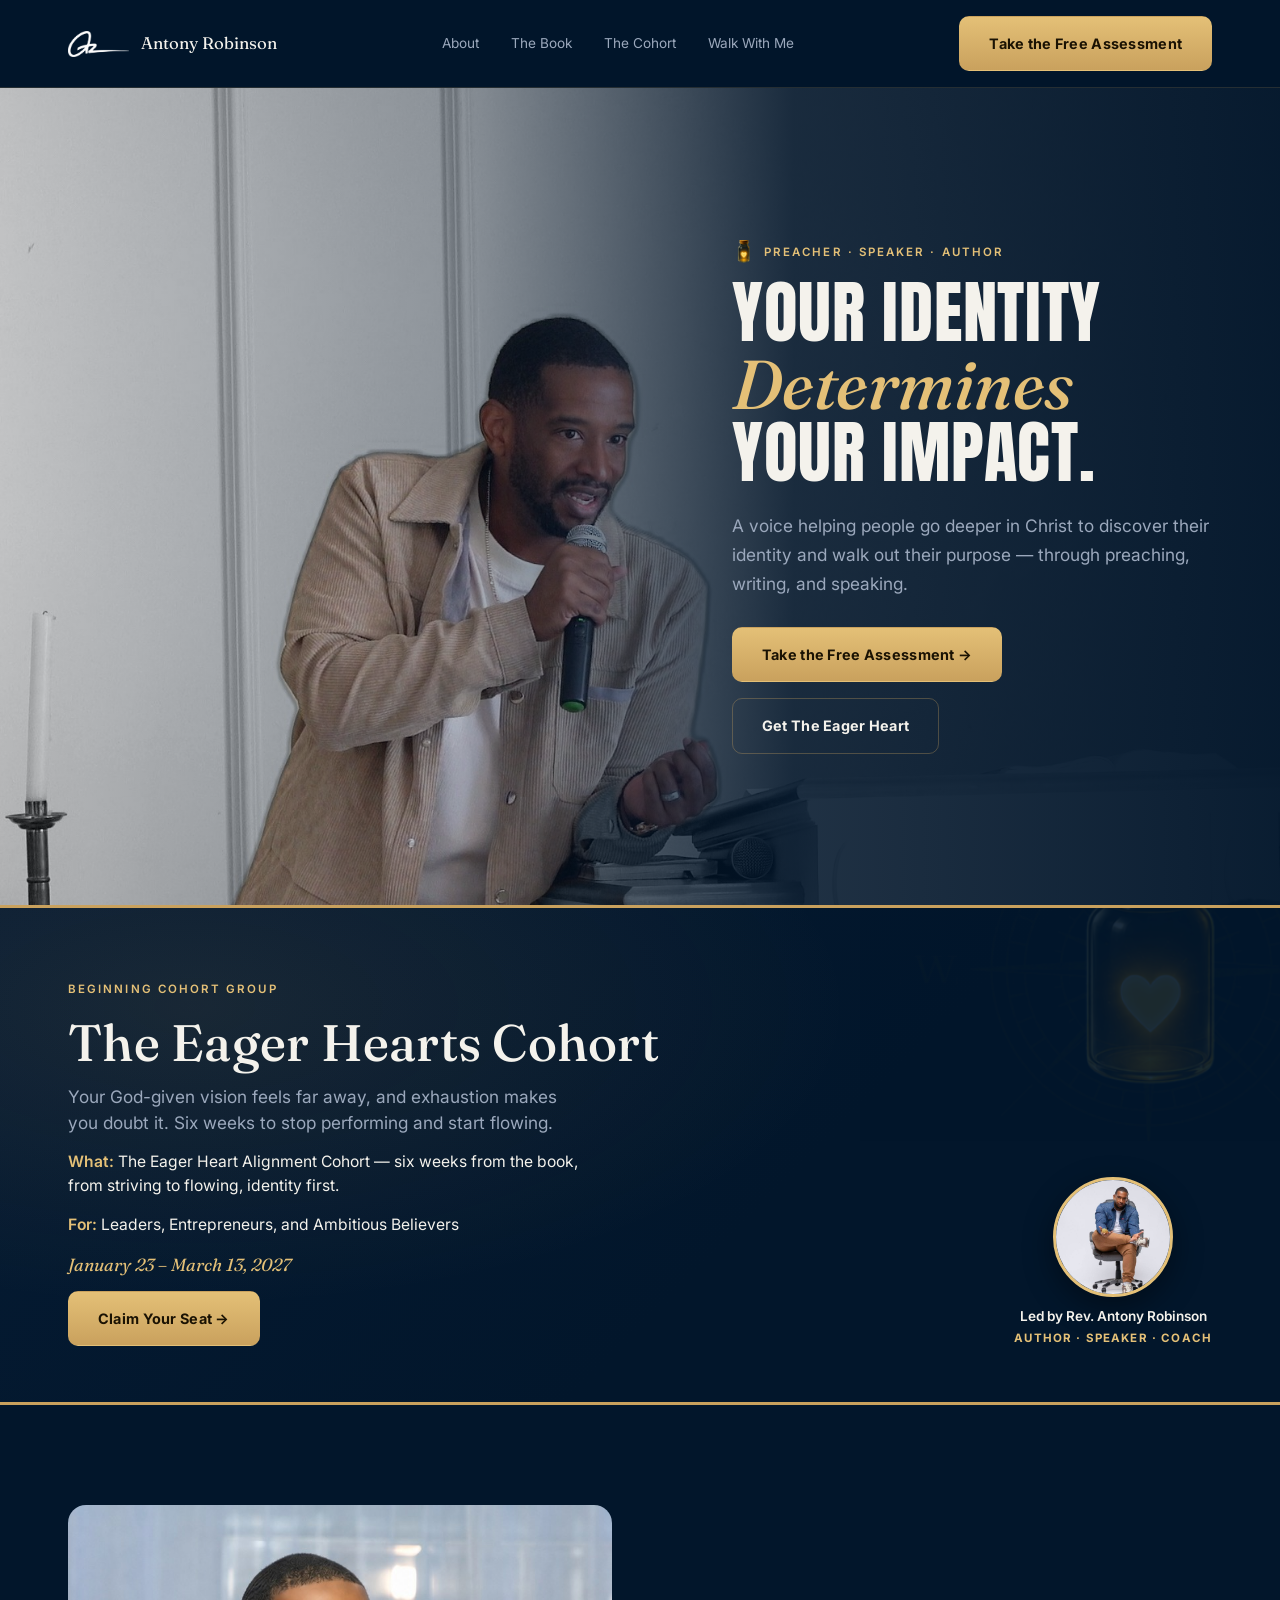
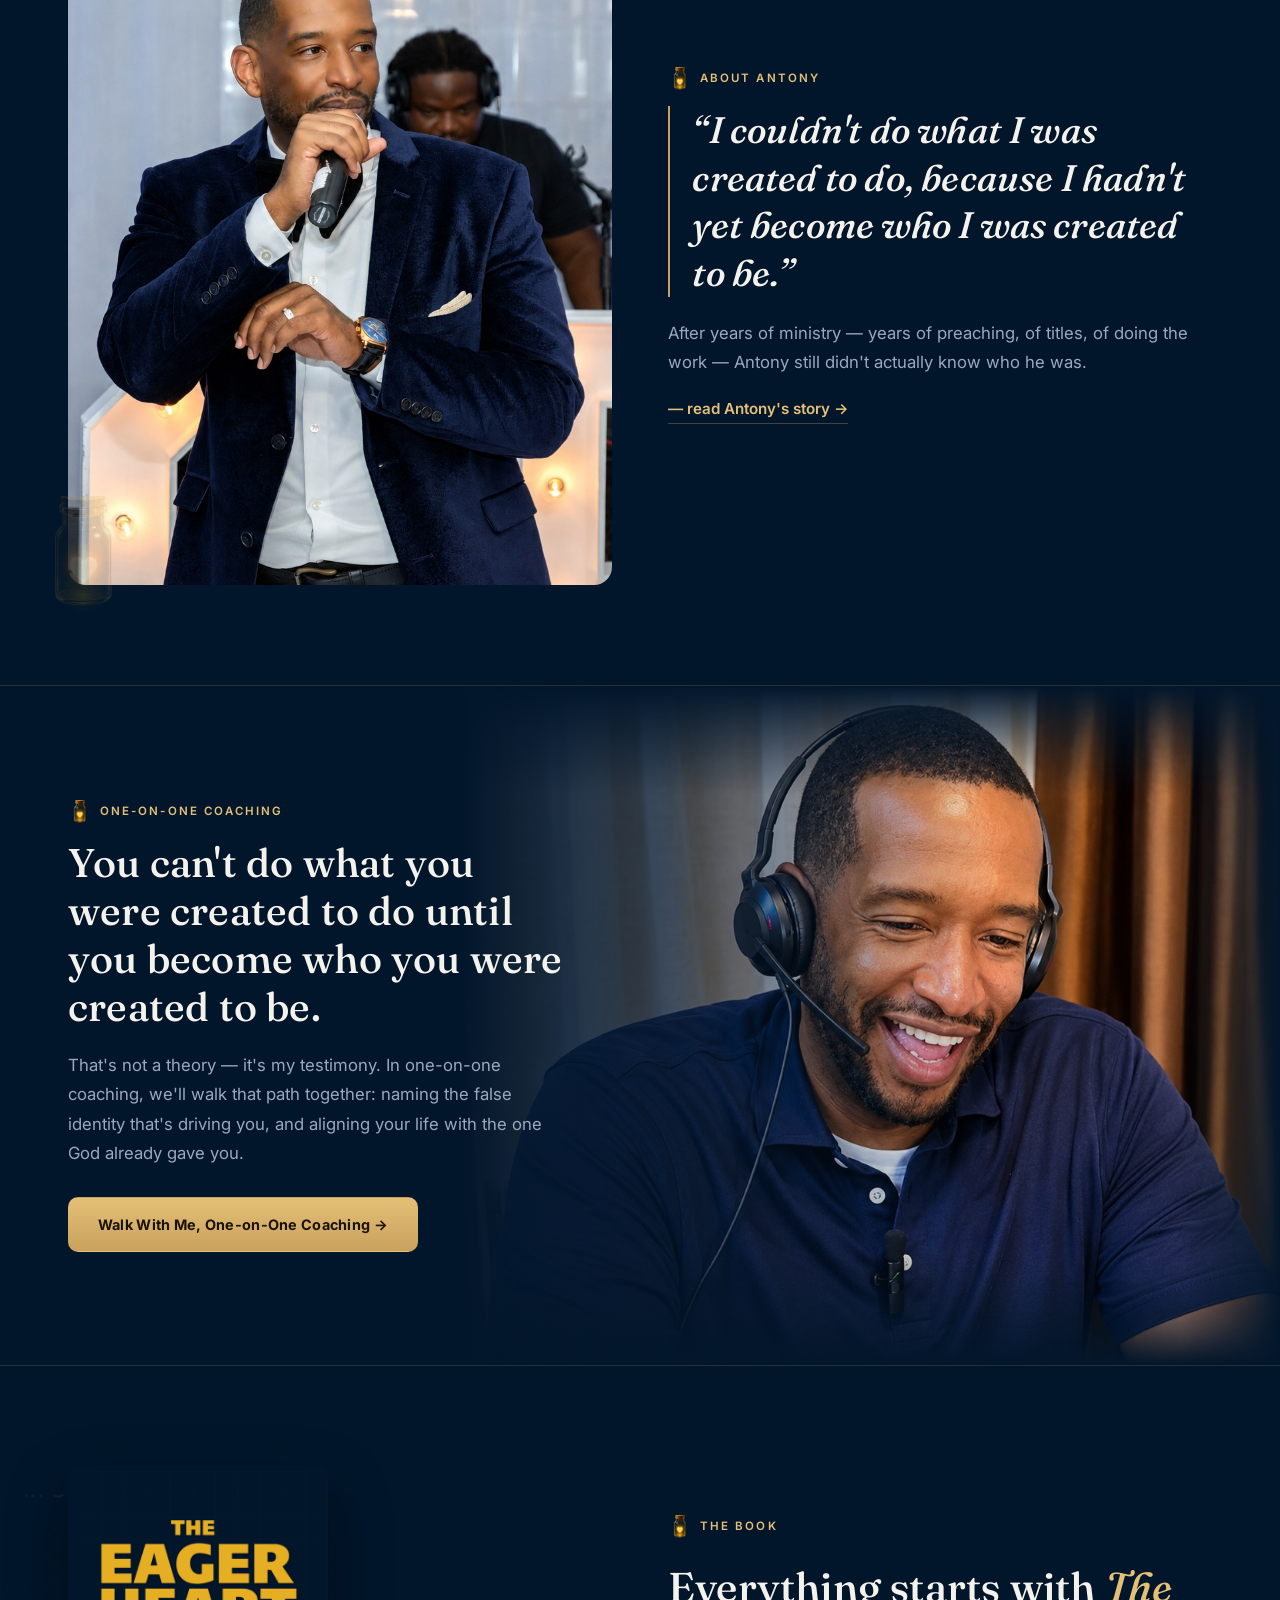
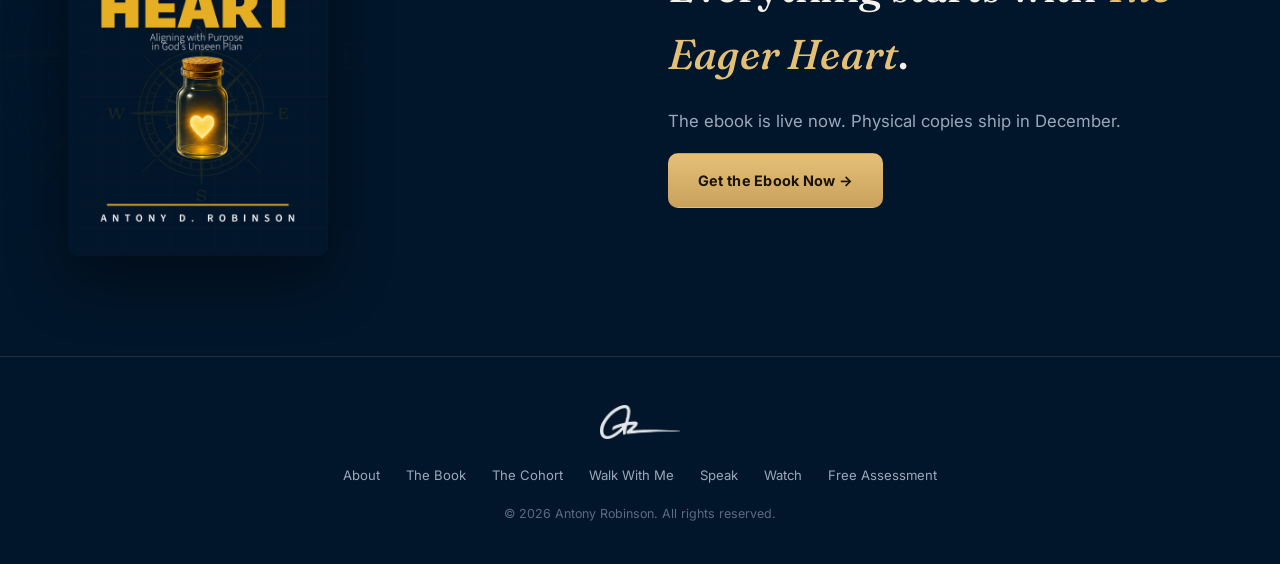
<file: index.html>
<!DOCTYPE html>
<html lang="en">
<head>
<meta charset="UTF-8">
<meta name="viewport" content="width=device-width, initial-scale=1.0">
<title>Antony Robinson — Your Identity Determines Your Impact</title>
<meta name="description" content="Antony Robinson is a preacher, speaker, and author helping people go deeper in Christ to discover their identity and walk out their purpose.">
<link rel="preconnect" href="https://fonts.googleapis.com">
<link rel="preconnect" href="https://fonts.gstatic.com" crossorigin>
<link href="https://fonts.googleapis.com/css2?family=Fraunces:ital,wght@0,400;0,500;0,600;1,400;1,500;1,600&family=Anton&family=Inter:wght@400;500;600;700&display=swap" rel="stylesheet">
<link rel="icon" href="/favicon.ico" sizes="any">
<link rel="icon" type="image/png" sizes="32x32" href="/favicon-32.png">
<link rel="apple-touch-icon" href="/apple-touch-icon.png">
<link rel="stylesheet" href="/assets/site.css">
<style>
  /* HERO */
  .hero{ position:relative; min-height:820px; display:flex; align-items:center; overflow:hidden; border-bottom:3px solid var(--gold); }
  .hero img.hero-photo{ position:absolute; inset:0; width:100%; height:100%; object-fit:cover; object-position:center 42%; }
  .hero .scrim{ position:absolute; inset:0; background:linear-gradient(90deg, rgba(2,22,43,0.06) 0%, rgba(2,22,43,0.32) 36%, rgba(2,22,43,0.88) 62%, rgba(2,22,43,0.97) 100%); }
  .hero-content{ position:relative; z-index:2; width:100%; display:flex; justify-content:flex-end; }
  .hero-content .inner{ max-width:480px; text-align:left; }
  .hero-content .shout-headline{ font-family:'Anton',sans-serif; font-weight:400; text-transform:uppercase; color:var(--paper); font-size:clamp(2.5rem,5.4vw,4.4rem); line-height:0.98; letter-spacing:0.01em; margin:14px 0 24px; }
  .mobile-photo-wrap{ display:none; }
  @media (min-width:761px) and (max-width:1024px){
    .hero{ min-height:620px; }
    .hero .scrim{ background:linear-gradient(90deg, rgba(2,22,43,0.10) 0%, rgba(2,22,43,0.48) 32%, rgba(2,22,43,0.92) 58%, rgba(2,22,43,0.97) 100%); }
    .hero-content .inner{ max-width:400px; }
  }
  @media (max-width:760px){
    .hero{ min-height:auto; display:block; }
    .hero img.hero-photo.desktop-img{ display:none; }
    .mobile-photo-wrap{ display:block; position:relative; }
    .hero img.hero-photo.mobile-img{ display:block; position:static; width:100%; height:auto; aspect-ratio:3/4; object-fit:cover; object-position:top center; }
    .mobile-photo-wrap::after{ content:''; position:absolute; left:0; right:0; bottom:0; height:35%; background:linear-gradient(0deg, var(--ink) 0%, rgba(2,22,43,0) 100%); }
    .hero .scrim{ display:none; }
    .hero-content{ display:block; padding:12px 1.75rem 48px; }
    .hero-content .inner{ max-width:100%; }
    .hero-content .shout-headline{ margin:12px 0 18px; }
  }

  /* COHORT PROMO BANNER */
  .promo-banner{ position:relative; overflow:hidden; padding:72px 0 56px; border-bottom:3px solid var(--gold);
    background:radial-gradient(1100px 500px at 15% 20%, rgba(201,161,93,0.10) 0%, rgba(201,161,93,0) 60%), linear-gradient(135deg,#051B33 0%,#02162B 60%); }
  .promo-banner .compass-watermark{ position:absolute; top:-100px; right:-140px; width:560px; opacity:0.10; pointer-events:none; }
  .promo-banner-grid{ display:flex; justify-content:space-between; align-items:flex-end; gap:40px; flex-wrap:wrap; }
  .promo-banner h2{ font-size:clamp(2rem,4.2vw,3.2rem); line-height:1.08; margin:2px 0 14px; max-width:620px; }
  .promo-banner .sub{ color:var(--stone); font-size:1.08rem; line-height:1.5; max-width:520px; margin:0 0 14px; }
  .promo-banner .what{ color:var(--paper); font-size:0.98rem; line-height:1.55; max-width:520px; margin:0 0 14px; }
  .promo-banner .what strong{ color:var(--gold-soft); font-weight:600; }
  .promo-banner .dates{ color:var(--gold-soft); font-family:'Fraunces',serif; font-style:italic; font-size:1.1rem; }
  .promo-avatar-col{ display:flex; flex-direction:column; align-items:center; gap:10px; flex:0 0 auto; }
  .promo-avatar-col img{ width:120px; height:120px; border-radius:50%; object-fit:cover; border:3px solid var(--gold-soft); box-shadow:0 10px 30px rgba(0,0,0,0.4); }
  .promo-avatar-col .led-by{ font-size:0.85rem; color:var(--paper); font-weight:600; text-align:center; max-width:220px; line-height:1.4; }
  .promo-avatar-col .led-by span{ display:block; color:var(--gold-soft); font-size:0.72rem; letter-spacing:0.1em; text-transform:uppercase; margin-top:4px; font-weight:700; }
  @media (max-width:760px){
    .promo-banner{ padding:48px 0 40px; }
    .promo-banner-grid{ flex-direction:column; align-items:flex-start; }
    .promo-avatar-col{ flex-direction:row; align-items:center; align-self:stretch; justify-content:flex-start; }
    .promo-avatar-col img{ width:72px; height:72px; }
    .promo-avatar-col .led-by{ text-align:left; max-width:none; }
  }

  /* ABOUT */
  .about{ padding:100px 0; border-bottom:1px solid var(--hair); }
  .about-grid{ display:grid; grid-template-columns:repeat(auto-fit, minmax(min(320px,100%),1fr)); gap:56px; align-items:center; }
  .about-photo{ position:relative; }
  .about-photo img{ width:100%; border-radius:18px; display:block; object-fit:cover; aspect-ratio:4/5; }
  .about-photo .jar-watermark{ position:absolute; left:-26px; bottom:-26px; width:92px; opacity:0.14; pointer-events:none; transform:scaleX(-1); }

  /* 1-ON-1 COACHING */
  .coach{ position:relative; min-height:680px; display:flex; align-items:center; overflow:hidden; border-bottom:1px solid var(--hair); }
  .coach-photo{ position:absolute; right:0; top:0; bottom:0; width:64%; }
  .coach-photo img{ width:100%; height:100%; object-fit:cover; object-position:center 22%; filter:saturate(0.95); }
  .coach-photo::after{ content:''; position:absolute; inset:0;
    background:
      linear-gradient(270deg, rgba(2,22,43,0) 35%, rgba(2,22,43,0.75) 75%, var(--ink) 100%),
      linear-gradient(180deg, var(--ink) 0%, rgba(2,22,43,0) 16%, rgba(2,22,43,0) 84%, var(--ink) 100%),
      linear-gradient(270deg, var(--ink) 0%, rgba(2,22,43,0) 12%); }
  .coach-content{ position:relative; z-index:2; width:100%; display:flex; justify-content:flex-start; padding-top:90px; padding-bottom:90px; }
  .coach-content .inner{ max-width:500px; }
  @media (max-width:760px){
    .coach{ display:block; min-height:auto; }
    .coach-photo{ position:relative; width:100%; }
    .coach-photo img{ height:auto; aspect-ratio:4/5; object-position:center 15%; }
    .coach-photo::after{ background:linear-gradient(0deg, var(--ink) 0%, rgba(2,22,43,0) 38%), linear-gradient(180deg, var(--ink) 0%, rgba(2,22,43,0) 10%); }
    .coach-content{ display:block; padding-top:0; padding-bottom:64px; margin-top:-24px; }
    .coach-content .inner{ max-width:100%; }
  }

  /* BOOK BAND */
  .book-band{ padding:100px 0; position:relative; overflow:hidden; }
  .book-band .compass-watermark{ position:absolute; left:-140px; top:50%; transform:translateY(-50%); width:560px; opacity:0.09; pointer-events:none; }
  .book-grid{ display:grid; grid-template-columns:repeat(auto-fit, minmax(min(280px,100%),1fr)); gap:56px; align-items:center; }
  .book-cover-img{ width:100%; max-width:260px; border-radius:10px; box-shadow:0 24px 60px rgba(0,0,0,0.45); }
  @media (max-width:760px){
    .about, .book-band{ padding:64px 0; }
    .about-grid, .book-grid{ gap:36px; }
  }
</style>
</head>
<body>

<header class="nav">
  <input type="checkbox" id="mobnav-toggle" class="mobnav-toggle">
  <div class="nav-inner">
    <a class="brand" href="/">
      <img src="/assets/logo-white.png" alt="Antony Robinson">
      <span>Antony Robinson</span>
    </a>
    <nav class="links">
      <a href="/about.html">About</a>
      <a href="https://antonyrobinson.myshopify.com" target="_blank" rel="noopener">The Book</a>
      <a href="/cohort/">The Cohort</a>
      <a href="/walk-with-me/">Walk With Me</a>
    </nav>
    <div class="nav-cta">
      <a class="btn btn-primary" href="/assessment/">Take the Free Assessment</a>
      <label for="mobnav-toggle" class="mobnav-btn" aria-label="Menu"><span></span><span></span><span></span></label>
    </div>
  </div>
  <div class="mobnav-panel">
    <a href="/about.html">About</a>
    <a href="https://antonyrobinson.myshopify.com" target="_blank" rel="noopener">The Book</a>
    <a href="/cohort/">The Cohort</a>
    <a href="/walk-with-me/">Walk With Me</a>
  </div>
</header>

<main>

  <!-- HERO -->
  <section class="hero">
    <img class="hero-photo desktop-img" src="/assets/hero-desktop.jpg" alt="Antony Robinson preaching">
    <div class="mobile-photo-wrap">
      <img class="hero-photo mobile-img" src="/assets/hero-mobile.jpg" alt="Antony Robinson preaching">
    </div>
    <div class="scrim"></div>
    <div class="wrap hero-content">
      <div class="inner">
        <span class="eyebrow"><img class="jar-mark" src="/assets/jar.png" alt=""> Preacher · Speaker · Author</span>
        <h1 class="shout-headline">Your Identity<br><em style="font-family:'Fraunces',serif; font-style:italic; font-weight:500; color:var(--gold-soft); text-transform:none; letter-spacing:0;">Determines</em><br>Your Impact.</h1>
        <p style="font-size:1.08rem; color:var(--stone); line-height:1.7; margin:0 0 28px;">A voice helping people go deeper in Christ to discover their identity and walk out their purpose — through preaching, writing, and speaking.</p>
        <div style="display:flex; flex-wrap:wrap; gap:16px;">
          <a href="/assessment/" class="btn btn-primary">Take the Free Assessment →</a>
          <a href="https://antonyrobinson.myshopify.com" class="btn btn-ghost" target="_blank" rel="noopener">Get The Eager Heart</a>
        </div>
      </div>
    </div>
  </section>

  <!-- COHORT PROMO BANNER -->
  <section class="promo-banner">
    <img class="compass-watermark" src="/assets/compass.png" alt="" aria-hidden="true">
    <div class="wrap">
      <div class="promo-banner-grid">
        <div>
          <span class="eyebrow">Beginning Cohort Group</span>
          <h2>The Eager Hearts Cohort</h2>
          <p class="sub">Your God-given vision feels far away, and exhaustion makes you doubt it. Six weeks to stop performing and start flowing.</p>
          <p class="what"><strong>What:</strong> The Eager Heart Alignment Cohort — six weeks from the book, from striving to flowing, identity first.</p>
          <p class="what"><strong>For:</strong> Leaders, Entrepreneurs, and Ambitious Believers</p>
          <p class="dates">January 23 – March 13, 2027</p>
          <a href="/cohort/" class="btn btn-primary" style="margin-top:12px;">Claim Your Seat →</a>
        </div>
        <div class="promo-avatar-col">
          <img src="/assets/avatar.jpg" alt="Rev. Antony Robinson">
          <div class="led-by">Led by Rev. Antony Robinson<span>Author · Speaker · Coach</span></div>
        </div>
      </div>
    </div>
  </section>

  <!-- ABOUT -->
  <section class="about">
    <div class="wrap">
      <div class="about-grid">
        <div class="about-photo">
          <img src="/assets/about-home.jpg" alt="Antony Robinson speaking">
          <img class="jar-watermark" src="/assets/jar.png" alt="" aria-hidden="true">
        </div>
        <div>
          <span class="eyebrow"><img class="jar-mark" src="/assets/jar.png" alt=""> About Antony</span>
          <h2 style="font-size:clamp(1.6rem,3vw,2.3rem); line-height:1.3; font-style:italic; margin-bottom:22px; padding-left:1.4rem; border-left:2px solid var(--gold);">“I couldn't do what I was created to do, because I hadn't yet become who I was created to be.”</h2>
          <p style="color:var(--stone); font-size:1.05rem; line-height:1.75; margin:0 0 18px;">After years of ministry — years of preaching, of titles, of doing the work — Antony still didn't actually know who he was.</p>
          <a href="/about.html" style="display:inline-block; color:var(--gold-soft); font-size:0.95rem; font-weight:600; border-bottom:1px solid var(--hair-strong); padding-bottom:2px;">— read Antony's story →</a>
        </div>
      </div>
    </div>
  </section>

  <!-- ONE-ON-ONE COACHING -->
  <section class="coach">
    <div class="coach-photo">
      <img src="/assets/coaching.jpg" alt="Antony Robinson coaching one-on-one">
    </div>
    <div class="wrap coach-content">
      <div class="inner">
        <span class="eyebrow"><img class="jar-mark" src="/assets/jar.png" alt=""> One-on-One Coaching</span>
        <h2 style="font-size:clamp(1.7rem,3.2vw,2.5rem); line-height:1.2; margin-bottom:20px;">You can't do what you were created to do until you become who you were created to be.</h2>
        <p style="color:var(--stone); font-size:1.05rem; line-height:1.75; margin:0 0 28px;">That's not a theory — it's my testimony. In one-on-one coaching, we'll walk that path together: naming the false identity that's driving you, and aligning your life with the one God already gave you.</p>
        <a href="/walk-with-me/" class="btn btn-primary">Walk With Me, One-on-One Coaching →</a>
      </div>
    </div>
  </section>

  <!-- BOOK BAND -->
  <section class="book-band">
    <img class="compass-watermark" src="/assets/compass.png" alt="" aria-hidden="true">
    <div class="wrap">
      <div class="book-grid">
        <img class="book-cover-img" src="/assets/book-cover.png" alt="The Eager Heart book cover">
        <div>
          <span class="eyebrow"><img class="jar-mark" src="/assets/jar.png" alt=""> The Book</span>
          <h2 style="font-size:clamp(1.8rem,3.4vw,2.6rem); margin-bottom:20px;">Everything starts with <em class="accent">The Eager Heart</em>.</h2>
          <p style="color:var(--stone); font-size:1.05rem; line-height:1.75; margin:0 0 16px;">The ebook is live now. Physical copies ship in December.</p>
          <a href="https://antonyrobinson.myshopify.com" class="btn btn-primary" target="_blank" rel="noopener">Get the Ebook Now →</a>
        </div>
      </div>
    </div>
  </section>

</main>

<footer class="site">
  <div class="wrap">
    <img class="sig" src="/assets/logo-white.png" alt="Antony Robinson">
    <div class="foot-links">
      <a href="/about.html">About</a>
      <a href="https://antonyrobinson.myshopify.com" target="_blank" rel="noopener">The Book</a>
      <a href="/cohort/">The Cohort</a>
      <a href="/walk-with-me/">Walk With Me</a>
      <a href="/speaking.html">Speak</a>
      <a href="/proof.html">Watch</a>
      <a href="/assessment/">Free Assessment</a>
    </div>
    <p class="fine">© 2026 Antony Robinson. All rights reserved.</p>
  </div>
</footer>

</body>
</html>
</file>
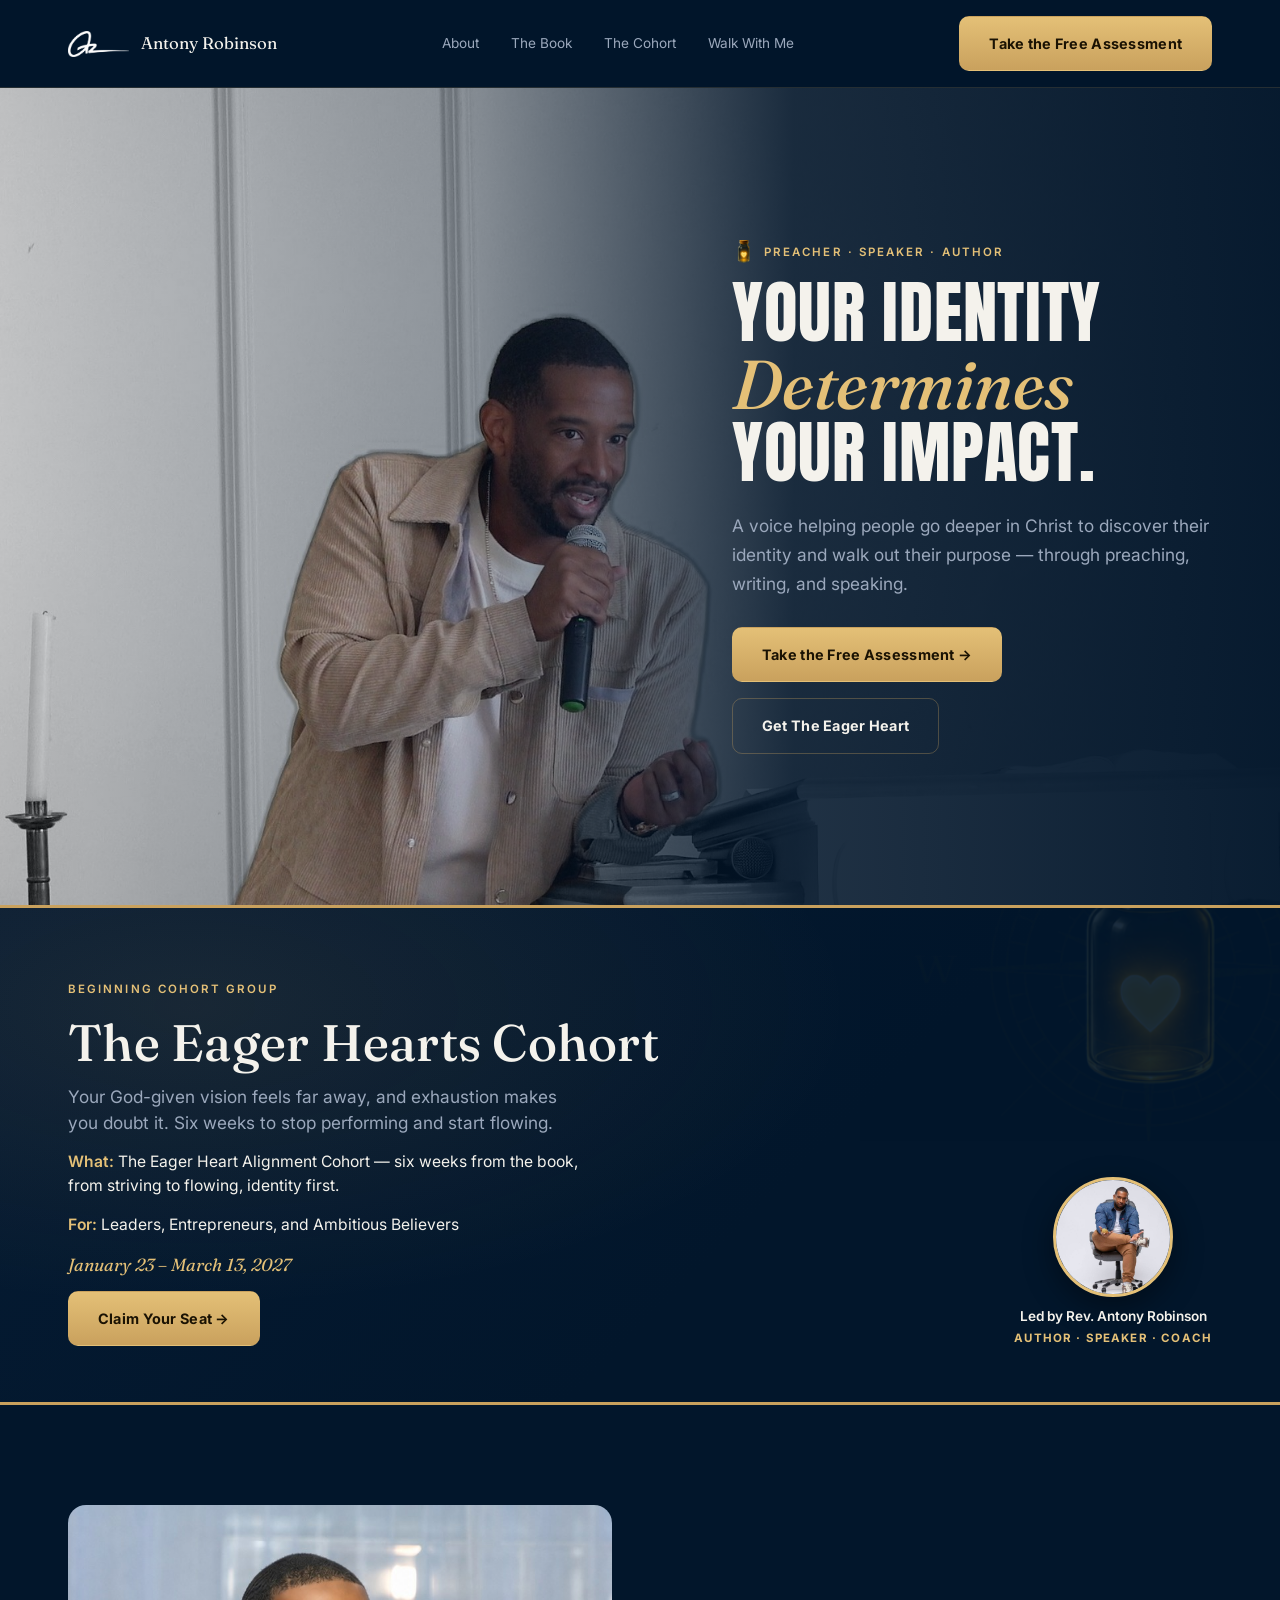
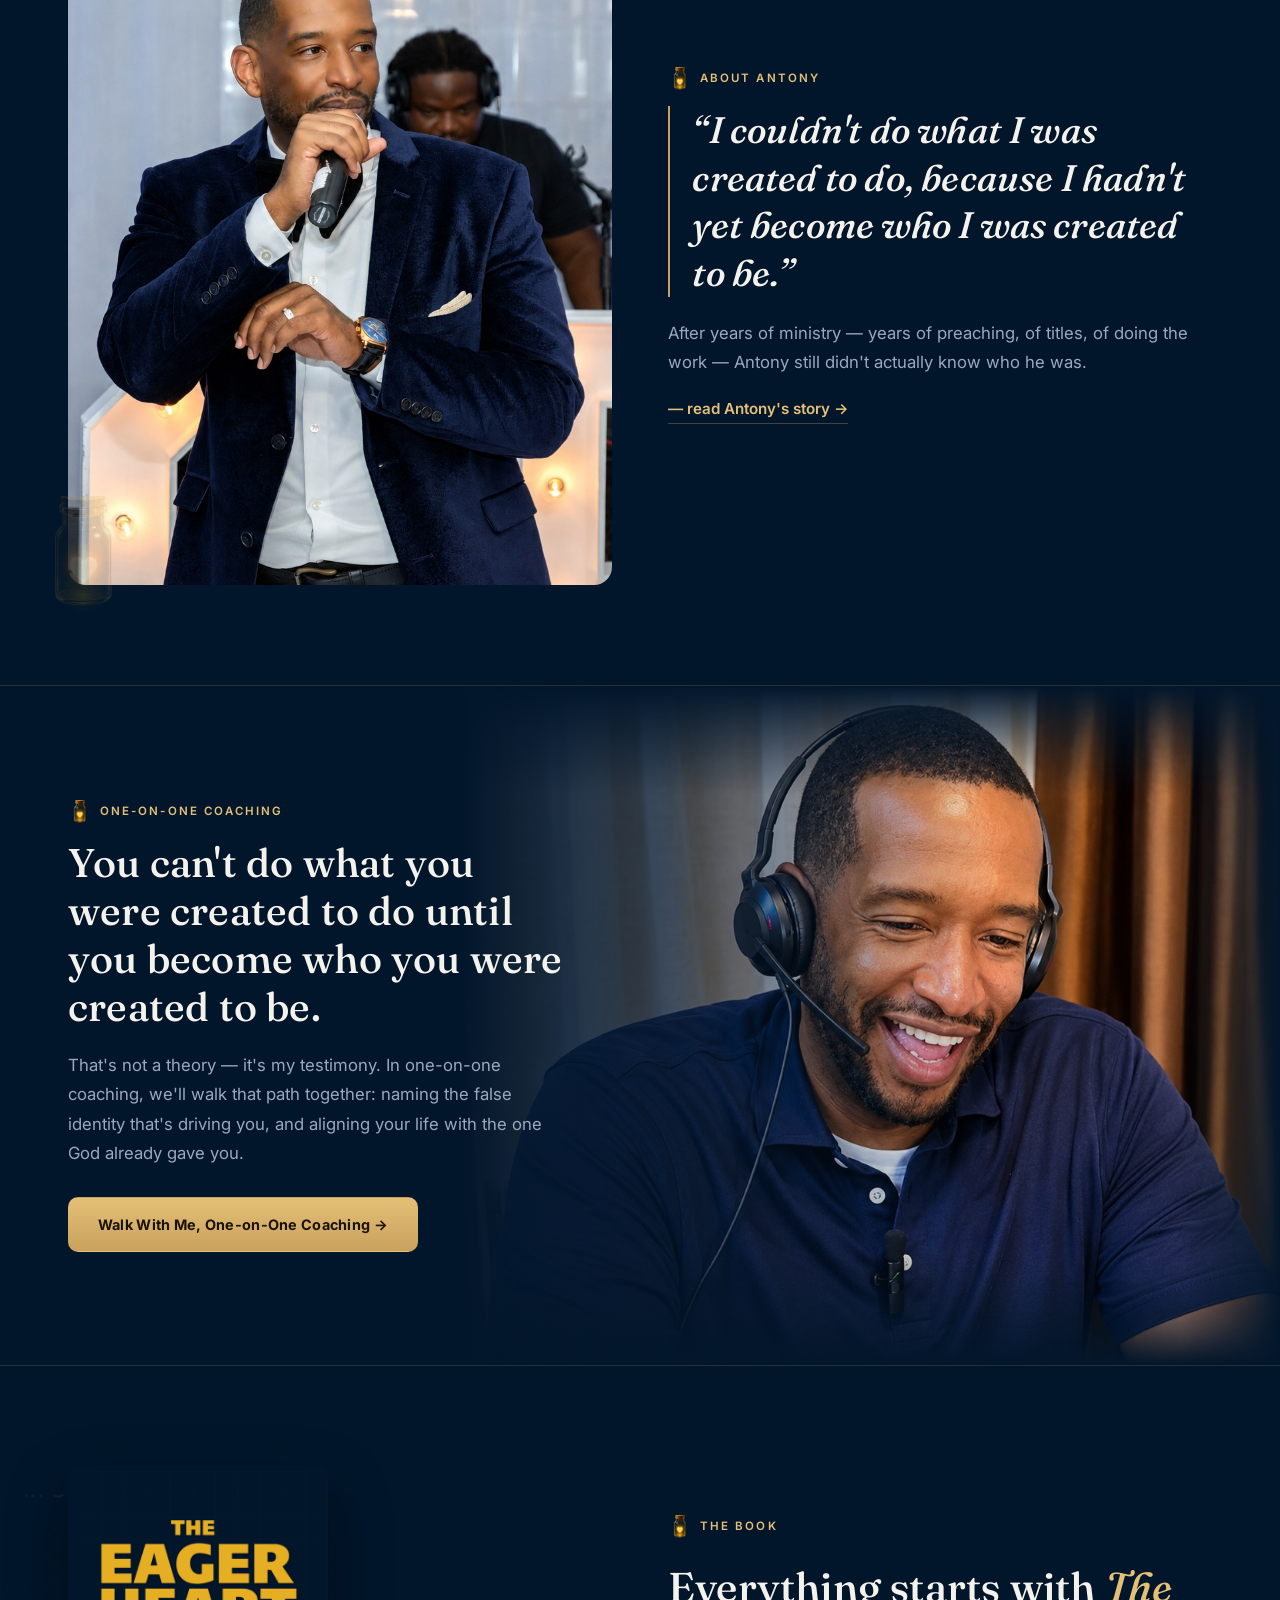
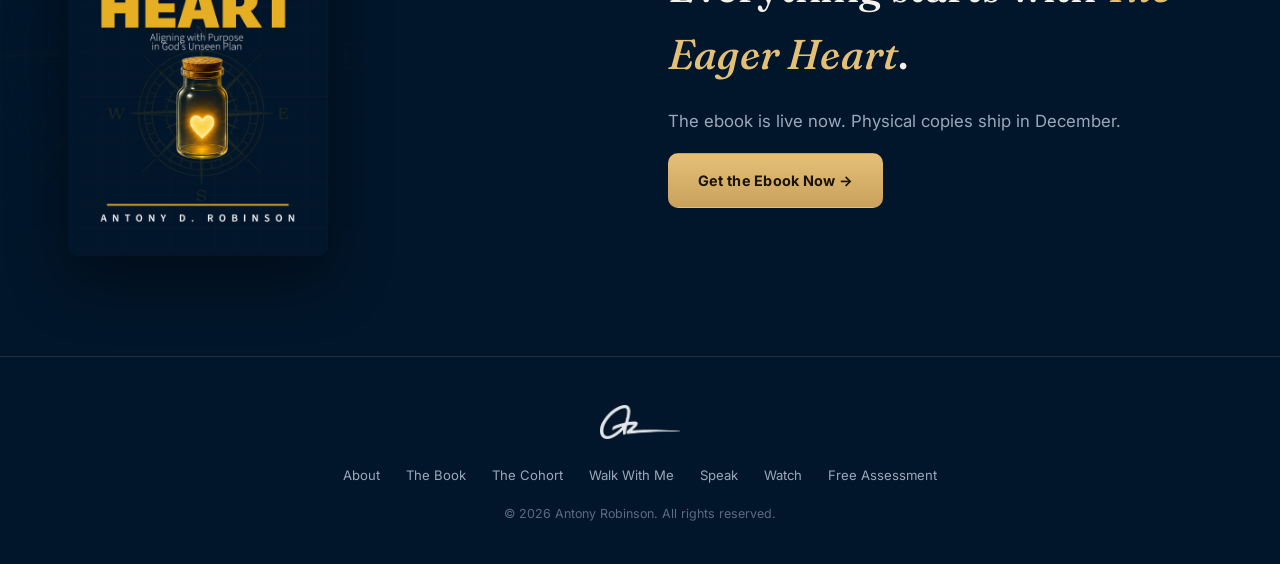
<file: antonyrobinson-preview/index.html>
<!DOCTYPE html>
<html lang="en">
<head>
<meta charset="UTF-8">
<meta name="viewport" content="width=device-width, initial-scale=1.0">
<title>Antony Robinson — Your Identity Determines Your Impact</title>
<meta name="description" content="Antony Robinson is a preacher, speaker, and author helping people go deeper in Christ to discover their identity and walk out their purpose.">
<link rel="preconnect" href="https://fonts.googleapis.com">
<link rel="preconnect" href="https://fonts.gstatic.com" crossorigin>
<link href="https://fonts.googleapis.com/css2?family=Fraunces:ital,wght@0,400;0,500;0,600;1,400;1,500;1,600&family=Anton&family=Inter:wght@400;500;600;700&display=swap" rel="stylesheet">
<link rel="stylesheet" href="/assets/site.css">
<style>
  /* HERO */
  .hero{ position:relative; min-height:820px; display:flex; align-items:center; overflow:hidden; border-bottom:3px solid var(--gold); }
  .hero img.hero-photo{ position:absolute; inset:0; width:100%; height:100%; object-fit:cover; object-position:center 42%; }
  .hero .scrim{ position:absolute; inset:0; background:linear-gradient(90deg, rgba(2,22,43,0.06) 0%, rgba(2,22,43,0.32) 36%, rgba(2,22,43,0.88) 62%, rgba(2,22,43,0.97) 100%); }
  .hero-content{ position:relative; z-index:2; width:100%; display:flex; justify-content:flex-end; }
  .hero-content .inner{ max-width:480px; text-align:left; }
  .hero-content .shout-headline{ font-family:'Anton',sans-serif; font-weight:400; text-transform:uppercase; color:var(--paper); font-size:clamp(2.5rem,5.4vw,4.4rem); line-height:0.98; letter-spacing:0.01em; margin:14px 0 24px; }
  .mobile-photo-wrap{ display:none; }
  @media (min-width:761px) and (max-width:1024px){
    .hero{ min-height:620px; }
    .hero .scrim{ background:linear-gradient(90deg, rgba(2,22,43,0.10) 0%, rgba(2,22,43,0.48) 32%, rgba(2,22,43,0.92) 58%, rgba(2,22,43,0.97) 100%); }
    .hero-content .inner{ max-width:400px; }
  }
  @media (max-width:760px){
    .hero{ min-height:auto; display:block; }
    .hero img.hero-photo.desktop-img{ display:none; }
    .mobile-photo-wrap{ display:block; position:relative; }
    .hero img.hero-photo.mobile-img{ display:block; position:static; width:100%; height:auto; aspect-ratio:3/4; object-fit:cover; object-position:top center; }
    .mobile-photo-wrap::after{ content:''; position:absolute; left:0; right:0; bottom:0; height:35%; background:linear-gradient(0deg, var(--ink) 0%, rgba(2,22,43,0) 100%); }
    .hero .scrim{ display:none; }
    .hero-content{ display:block; padding:12px 1.75rem 48px; }
    .hero-content .inner{ max-width:100%; }
    .hero-content .shout-headline{ margin:12px 0 18px; }
  }

  /* COHORT PROMO BANNER */
  .promo-banner{ position:relative; overflow:hidden; padding:72px 0 56px; border-bottom:3px solid var(--gold);
    background:radial-gradient(1100px 500px at 15% 20%, rgba(201,161,93,0.10) 0%, rgba(201,161,93,0) 60%), linear-gradient(135deg,#051B33 0%,#02162B 60%); }
  .promo-banner .compass-watermark{ position:absolute; top:-100px; right:-140px; width:560px; opacity:0.10; pointer-events:none; }
  .promo-banner-grid{ display:flex; justify-content:space-between; align-items:flex-end; gap:40px; flex-wrap:wrap; }
  .promo-banner h2{ font-size:clamp(2rem,4.2vw,3.2rem); line-height:1.08; margin:2px 0 14px; max-width:620px; }
  .promo-banner .sub{ color:var(--stone); font-size:1.08rem; line-height:1.5; max-width:520px; margin:0 0 14px; }
  .promo-banner .what{ color:var(--paper); font-size:0.98rem; line-height:1.55; max-width:520px; margin:0 0 14px; }
  .promo-banner .what strong{ color:var(--gold-soft); font-weight:600; }
  .promo-banner .dates{ color:var(--gold-soft); font-family:'Fraunces',serif; font-style:italic; font-size:1.1rem; }
  .promo-avatar-col{ display:flex; flex-direction:column; align-items:center; gap:10px; flex:0 0 auto; }
  .promo-avatar-col img{ width:120px; height:120px; border-radius:50%; object-fit:cover; border:3px solid var(--gold-soft); box-shadow:0 10px 30px rgba(0,0,0,0.4); }
  .promo-avatar-col .led-by{ font-size:0.85rem; color:var(--paper); font-weight:600; text-align:center; max-width:220px; line-height:1.4; }
  .promo-avatar-col .led-by span{ display:block; color:var(--gold-soft); font-size:0.72rem; letter-spacing:0.1em; text-transform:uppercase; margin-top:4px; font-weight:700; }
  @media (max-width:760px){
    .promo-banner{ padding:48px 0 40px; }
    .promo-banner-grid{ flex-direction:column; align-items:flex-start; }
    .promo-avatar-col{ flex-direction:row; align-items:center; align-self:stretch; justify-content:flex-start; }
    .promo-avatar-col img{ width:72px; height:72px; }
    .promo-avatar-col .led-by{ text-align:left; max-width:none; }
  }

  /* ABOUT */
  .about{ padding:100px 0; border-bottom:1px solid var(--hair); }
  .about-grid{ display:grid; grid-template-columns:repeat(auto-fit, minmax(min(320px,100%),1fr)); gap:56px; align-items:center; }
  .about-photo{ position:relative; }
  .about-photo img{ width:100%; border-radius:18px; display:block; object-fit:cover; aspect-ratio:4/5; }
  .about-photo .jar-watermark{ position:absolute; left:-26px; bottom:-26px; width:92px; opacity:0.14; pointer-events:none; transform:scaleX(-1); }

  /* 1-ON-1 COACHING */
  .coach{ position:relative; min-height:680px; display:flex; align-items:center; overflow:hidden; border-bottom:1px solid var(--hair); }
  .coach-photo{ position:absolute; right:0; top:0; bottom:0; width:64%; }
  .coach-photo img{ width:100%; height:100%; object-fit:cover; object-position:center 22%; filter:saturate(0.95); }
  .coach-photo::after{ content:''; position:absolute; inset:0;
    background:
      linear-gradient(270deg, rgba(2,22,43,0) 35%, rgba(2,22,43,0.75) 75%, var(--ink) 100%),
      linear-gradient(180deg, var(--ink) 0%, rgba(2,22,43,0) 16%, rgba(2,22,43,0) 84%, var(--ink) 100%),
      linear-gradient(270deg, var(--ink) 0%, rgba(2,22,43,0) 12%); }
  .coach-content{ position:relative; z-index:2; width:100%; display:flex; justify-content:flex-start; padding-top:90px; padding-bottom:90px; }
  .coach-content .inner{ max-width:500px; }
  @media (max-width:760px){
    .coach{ display:block; min-height:auto; }
    .coach-photo{ position:relative; width:100%; }
    .coach-photo img{ height:auto; aspect-ratio:4/5; object-position:center 15%; }
    .coach-photo::after{ background:linear-gradient(0deg, var(--ink) 0%, rgba(2,22,43,0) 38%), linear-gradient(180deg, var(--ink) 0%, rgba(2,22,43,0) 10%); }
    .coach-content{ display:block; padding-top:0; padding-bottom:64px; margin-top:-24px; }
    .coach-content .inner{ max-width:100%; }
  }

  /* BOOK BAND */
  .book-band{ padding:100px 0; position:relative; overflow:hidden; }
  .book-band .compass-watermark{ position:absolute; left:-140px; top:50%; transform:translateY(-50%); width:560px; opacity:0.09; pointer-events:none; }
  .book-grid{ display:grid; grid-template-columns:repeat(auto-fit, minmax(min(280px,100%),1fr)); gap:56px; align-items:center; }
  .book-cover-img{ width:100%; max-width:260px; border-radius:10px; box-shadow:0 24px 60px rgba(0,0,0,0.45); }
  @media (max-width:760px){
    .about, .book-band{ padding:64px 0; }
    .about-grid, .book-grid{ gap:36px; }
  }
</style>
</head>
<body>

<header class="nav">
  <input type="checkbox" id="mobnav-toggle" class="mobnav-toggle">
  <div class="nav-inner">
    <a class="brand" href="/">
      <img src="/assets/logo-white.png" alt="Antony Robinson">
      <span>Antony Robinson</span>
    </a>
    <nav class="links">
      <a href="/about.html">About</a>
      <a href="https://antonyrobinson.myshopify.com" target="_blank" rel="noopener">The Book</a>
      <a href="/cohort/">The Cohort</a>
      <a href="/walk-with-me/">Walk With Me</a>
    </nav>
    <div class="nav-cta">
      <a class="btn btn-primary" href="/assessment/">Take the Free Assessment</a>
      <label for="mobnav-toggle" class="mobnav-btn" aria-label="Menu"><span></span><span></span><span></span></label>
    </div>
  </div>
  <div class="mobnav-panel">
    <a href="/about.html">About</a>
    <a href="https://antonyrobinson.myshopify.com" target="_blank" rel="noopener">The Book</a>
    <a href="/cohort/">The Cohort</a>
    <a href="/walk-with-me/">Walk With Me</a>
  </div>
</header>

<main>

  <!-- HERO -->
  <section class="hero">
    <img class="hero-photo desktop-img" src="/assets/hero-desktop.jpg" alt="Antony Robinson preaching">
    <div class="mobile-photo-wrap">
      <img class="hero-photo mobile-img" src="/assets/hero-mobile.jpg" alt="Antony Robinson preaching">
    </div>
    <div class="scrim"></div>
    <div class="wrap hero-content">
      <div class="inner">
        <span class="eyebrow"><img class="jar-mark" src="/assets/jar.png" alt=""> Preacher · Speaker · Author</span>
        <h1 class="shout-headline">Your Identity<br><em style="font-family:'Fraunces',serif; font-style:italic; font-weight:500; color:var(--gold-soft); text-transform:none; letter-spacing:0;">Determines</em><br>Your Impact.</h1>
        <p style="font-size:1.08rem; color:var(--stone); line-height:1.7; margin:0 0 28px;">A voice helping people go deeper in Christ to discover their identity and walk out their purpose — through preaching, writing, and speaking.</p>
        <div style="display:flex; flex-wrap:wrap; gap:16px;">
          <a href="/assessment/" class="btn btn-primary">Take the Free Assessment →</a>
          <a href="https://antonyrobinson.myshopify.com" class="btn btn-ghost" target="_blank" rel="noopener">Get The Eager Heart</a>
        </div>
      </div>
    </div>
  </section>

  <!-- COHORT PROMO BANNER -->
  <section class="promo-banner">
    <img class="compass-watermark" src="/assets/compass.png" alt="" aria-hidden="true">
    <div class="wrap">
      <div class="promo-banner-grid">
        <div>
          <span class="eyebrow">Beginning Cohort Group</span>
          <h2>The Eager Hearts Cohort</h2>
          <p class="sub">Your God-given vision feels far away, and exhaustion makes you doubt it. Six weeks to stop performing and start flowing.</p>
          <p class="what"><strong>What:</strong> The Eager Heart Alignment Cohort — six weeks from the book, from striving to flowing, identity first.</p>
          <p class="what"><strong>For:</strong> Leaders, Entrepreneurs, and Ambitious Believers</p>
          <p class="dates">January 23 – March 13, 2027</p>
          <a href="/cohort/" class="btn btn-primary" style="margin-top:12px;">Claim Your Seat →</a>
        </div>
        <div class="promo-avatar-col">
          <img src="/assets/avatar.jpg" alt="Rev. Antony Robinson">
          <div class="led-by">Led by Rev. Antony Robinson<span>Author · Speaker · Coach</span></div>
        </div>
      </div>
    </div>
  </section>

  <!-- ABOUT -->
  <section class="about">
    <div class="wrap">
      <div class="about-grid">
        <div class="about-photo">
          <img src="/assets/about-home.jpg" alt="Antony Robinson speaking">
          <img class="jar-watermark" src="/assets/jar.png" alt="" aria-hidden="true">
        </div>
        <div>
          <span class="eyebrow"><img class="jar-mark" src="/assets/jar.png" alt=""> About Antony</span>
          <h2 style="font-size:clamp(1.6rem,3vw,2.3rem); line-height:1.3; font-style:italic; margin-bottom:22px; padding-left:1.4rem; border-left:2px solid var(--gold);">“I couldn't do what I was created to do, because I hadn't yet become who I was created to be.”</h2>
          <p style="color:var(--stone); font-size:1.05rem; line-height:1.75; margin:0 0 18px;">After years of ministry — years of preaching, of titles, of doing the work — Antony still didn't actually know who he was.</p>
          <a href="/about.html" style="display:inline-block; color:var(--gold-soft); font-size:0.95rem; font-weight:600; border-bottom:1px solid var(--hair-strong); padding-bottom:2px;">— read Antony's story →</a>
        </div>
      </div>
    </div>
  </section>

  <!-- ONE-ON-ONE COACHING -->
  <section class="coach">
    <div class="coach-photo">
      <img src="/assets/coaching.jpg" alt="Antony Robinson coaching one-on-one">
    </div>
    <div class="wrap coach-content">
      <div class="inner">
        <span class="eyebrow"><img class="jar-mark" src="/assets/jar.png" alt=""> One-on-One Coaching</span>
        <h2 style="font-size:clamp(1.7rem,3.2vw,2.5rem); line-height:1.2; margin-bottom:20px;">You can't do what you were created to do until you become who you were created to be.</h2>
        <p style="color:var(--stone); font-size:1.05rem; line-height:1.75; margin:0 0 28px;">That's not a theory — it's my testimony. In one-on-one coaching, we'll walk that path together: naming the false identity that's driving you, and aligning your life with the one God already gave you.</p>
        <a href="/walk-with-me/" class="btn btn-primary">Walk With Me, One-on-One Coaching →</a>
      </div>
    </div>
  </section>

  <!-- BOOK BAND -->
  <section class="book-band">
    <img class="compass-watermark" src="/assets/compass.png" alt="" aria-hidden="true">
    <div class="wrap">
      <div class="book-grid">
        <img class="book-cover-img" src="/assets/book-cover.png" alt="The Eager Heart book cover">
        <div>
          <span class="eyebrow"><img class="jar-mark" src="/assets/jar.png" alt=""> The Book</span>
          <h2 style="font-size:clamp(1.8rem,3.4vw,2.6rem); margin-bottom:20px;">Everything starts with <em class="accent">The Eager Heart</em>.</h2>
          <p style="color:var(--stone); font-size:1.05rem; line-height:1.75; margin:0 0 16px;">The ebook is live now. Physical copies ship in December.</p>
          <a href="https://antonyrobinson.myshopify.com" class="btn btn-primary" target="_blank" rel="noopener">Get the Ebook Now →</a>
        </div>
      </div>
    </div>
  </section>

</main>

<footer class="site">
  <div class="wrap">
    <img class="sig" src="/assets/logo-white.png" alt="Antony Robinson">
    <div class="foot-links">
      <a href="/about.html">About</a>
      <a href="https://antonyrobinson.myshopify.com" target="_blank" rel="noopener">The Book</a>
      <a href="/cohort/">The Cohort</a>
      <a href="/walk-with-me/">Walk With Me</a>
      <a href="/speaking.html">Speak</a>
      <a href="/proof.html">Watch</a>
      <a href="/assessment/">Free Assessment</a>
    </div>
    <p class="fine">© 2026 Antony Robinson. All rights reserved.</p>
  </div>
</footer>

</body>
</html>
</file>
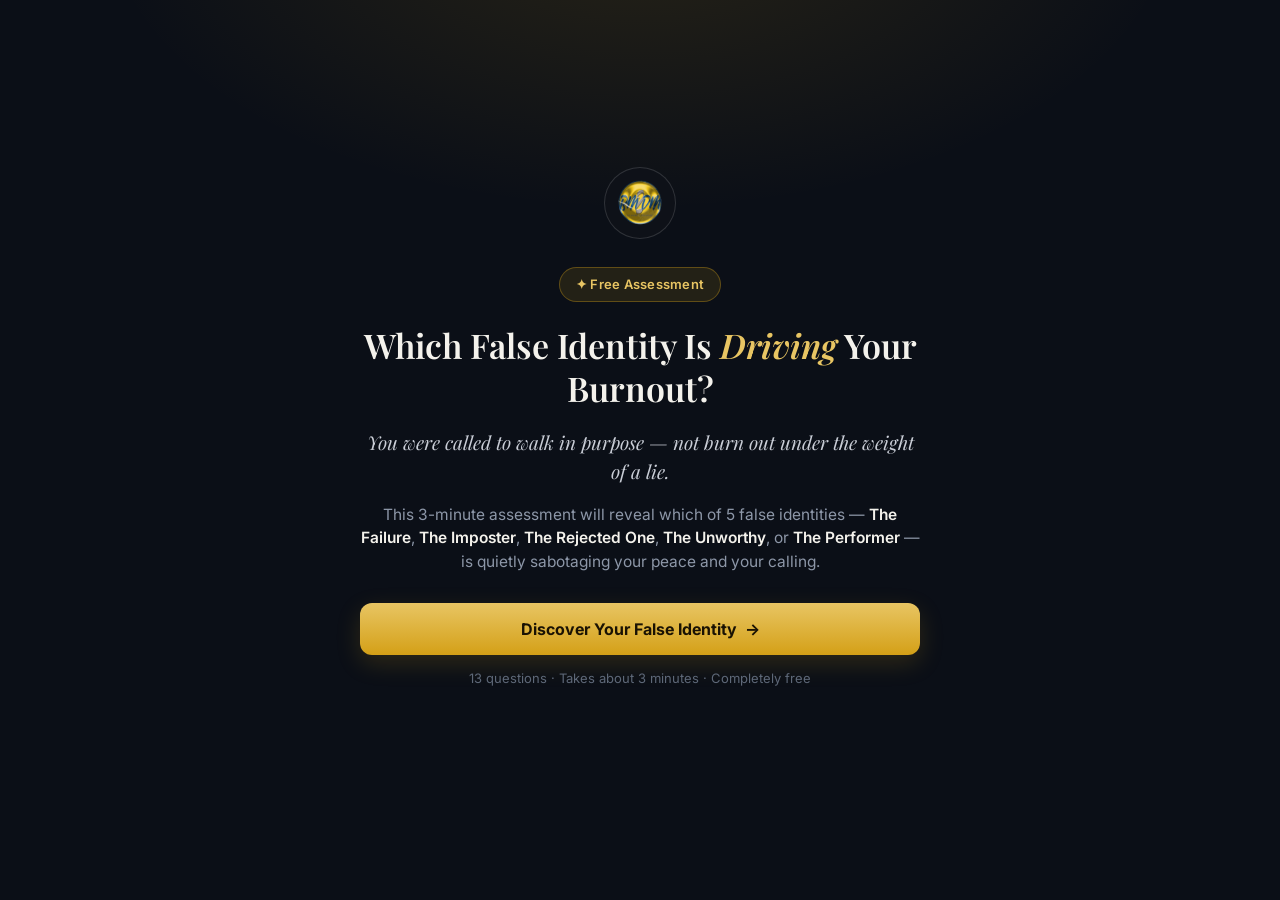
<file: assessment/index.html>
<!DOCTYPE html>
<html lang="en">
<head>
<meta charset="UTF-8">
<meta name="viewport" content="width=device-width, initial-scale=1.0">
<title>Which False Identity Is Driving Your Burnout? | Free Assessment | Antony Robinson</title>
<meta name="description" content="Take this free 3-minute assessment to discover which of 5 false identities — The Failure, The Imposter, The Rejected One, The Unworthy, or The Performer — is quietly sabotaging your peace and your calling.">

<!-- Open Graph -->
<meta property="og:title" content="Which False Identity Is Driving Your Burnout?">
<meta property="og:description" content="A free 3-minute assessment to uncover which false identity is sabotaging your peace and your calling — and the truth that sets you free.">
<meta property="og:type" content="website">
<meta property="og:url" content="https://antonyrobinson.co/assessment/">
<meta name="twitter:card" content="summary">
<meta name="twitter:title" content="Which False Identity Is Driving Your Burnout?">
<meta name="twitter:description" content="A free 3-minute assessment to uncover which false identity is sabotaging your peace and your calling.">

<link rel="preconnect" href="https://fonts.googleapis.com">
<link rel="preconnect" href="https://fonts.gstatic.com" crossorigin>
<link href="https://fonts.googleapis.com/css2?family=Playfair+Display:ital,wght@0,500;0,600;0,700;1,500;1,600&family=Inter:wght@400;500;600;700&display=swap" rel="stylesheet">

<style>
  :root{
    --bg: #0B0F17;
    --card: #141A26;
    --card-2: #11161F;
    --border: rgba(255,255,255,0.08);
    --border-strong: rgba(255,255,255,0.14);
    --gold: #D4A017;
    --gold-soft: #E8C563;
    --white: #F4F2EC;
    --muted: #8D97A8;
    --muted-dim: #5E6878;
  }

  *{ box-sizing: border-box; }
  html,body{ margin:0; padding:0; }

  body{
    background: radial-gradient(ellipse 900px 500px at 50% -10%, rgba(212,160,23,0.14) 0%, rgba(11,15,23,0) 60%), var(--bg);
    color: var(--white);
    font-family: 'Inter', sans-serif;
    min-height: 100vh;
    -webkit-font-smoothing: antialiased;
    line-height: 1.5;
  }

  .wrap{
    max-width: 600px;
    margin: 0 auto;
    padding: 48px 20px 80px;
    min-height: 100vh;
    display: flex;
    flex-direction: column;
    justify-content: center;
  }

  .screen{ display: none; }
  .screen.active{ display: block; animation: fadeIn 0.4s ease; }

  @keyframes fadeIn{
    from{ opacity: 0; transform: translateY(8px); }
    to{ opacity: 1; transform: translateY(0); }
  }

  h1, h2, h3{
    font-family: 'Playfair Display', serif;
    margin: 0;
    line-height: 1.25;
  }

  a{ color: inherit; }

  /* Focus visibility for accessibility */
  a:focus-visible, button:focus-visible, input:focus-visible{
    outline: 2px solid var(--gold);
    outline-offset: 3px;
  }

  /* ---------- Shared bits ---------- */

  .pill{
    display: inline-flex;
    align-items: center;
    gap: 6px;
    background: rgba(212,160,23,0.12);
    border: 1px solid rgba(212,160,23,0.35);
    color: var(--gold-soft);
    font-size: 13px;
    font-weight: 600;
    letter-spacing: 0.02em;
    padding: 7px 16px;
    border-radius: 999px;
  }

  .btn-gold{
    display: inline-flex;
    align-items: center;
    justify-content: center;
    gap: 8px;
    background: linear-gradient(180deg, var(--gold-soft), var(--gold));
    color: #1A1203;
    font-family: 'Inter', sans-serif;
    font-weight: 700;
    font-size: 16px;
    border: none;
    border-radius: 12px;
    padding: 16px 28px;
    cursor: pointer;
    width: 100%;
    transition: transform 0.15s ease, box-shadow 0.15s ease;
    box-shadow: 0 8px 24px rgba(212,160,23,0.18);
  }
  .btn-gold:hover{ transform: translateY(-1px); box-shadow: 0 10px 28px rgba(212,160,23,0.28); }
  .btn-gold:active{ transform: translateY(0); }
  .btn-gold:disabled{ opacity: 0.6; cursor: not-allowed; transform: none; }

  .btn-pill-outline{
    display: inline-flex;
    align-items: center;
    justify-content: center;
    gap: 8px;
    background: transparent;
    border: 1px solid var(--border-strong);
    color: var(--muted);
    font-family: 'Inter', sans-serif;
    font-weight: 600;
    font-size: 14px;
    border-radius: 999px;
    padding: 12px 24px;
    cursor: pointer;
    transition: border-color 0.15s ease, color 0.15s ease;
  }
  .btn-pill-outline:hover{ border-color: var(--gold); color: var(--gold-soft); }

  .micro{
    font-size: 13px;
    color: var(--muted-dim);
    text-align: center;
  }

  /* ---------- Landing ---------- */

  .landing{ text-align: center; }

  .landing .logo-wrap{
    width: 72px;
    height: 72px;
    border-radius: 50%;
    overflow: hidden;
    margin: 0 auto 28px;
    border: 1px solid var(--border-strong);
    background: #0E1118;
    display: flex;
    align-items: center;
    justify-content: center;
  }
  .landing .logo-wrap img{
    width: 100%;
    height: 100%;
    object-fit: cover;
  }

  .landing .pill{ margin-bottom: 22px; }

  .landing h1{
    font-size: 34px;
    font-weight: 600;
    color: var(--white);
    margin-bottom: 18px;
  }
  .landing h1 em{
    color: var(--gold-soft);
    font-style: italic;
    font-weight: 600;
  }

  .landing .sub{
    font-family: 'Playfair Display', serif;
    font-style: italic;
    font-size: 19px;
    color: #C9CDD6;
    margin-bottom: 18px;
  }

  .landing p.desc{
    font-size: 15.5px;
    color: var(--muted);
    margin-bottom: 30px;
  }
  .landing p.desc .identity-name{
    color: var(--white);
    font-weight: 600;
  }

  .landing .cta-row{ margin-bottom: 14px; }

  .arrow{ font-size: 16px; }

  /* ---------- Questions ---------- */

  .q-top{
    display: flex;
    justify-content: space-between;
    align-items: baseline;
    margin-bottom: 10px;
  }
  .q-label{
    font-size: 12px;
    font-weight: 700;
    letter-spacing: 0.08em;
    color: var(--muted);
    text-transform: uppercase;
  }
  .q-percent{
    font-size: 13px;
    font-weight: 700;
    color: var(--gold-soft);
  }

  .progress-track{
    width: 100%;
    height: 5px;
    border-radius: 999px;
    background: rgba(255,255,255,0.06);
    overflow: hidden;
    margin-bottom: 36px;
  }
  .progress-fill{
    height: 100%;
    border-radius: 999px;
    background: linear-gradient(90deg, var(--gold), var(--gold-soft));
    transition: width 0.35s ease;
  }

  .q-text{
    font-size: 25px;
    font-weight: 600;
    text-align: center;
    color: var(--white);
    margin-bottom: 32px;
  }

  .answers{
    display: flex;
    flex-direction: column;
    gap: 12px;
  }

  .answer-btn{
    display: flex;
    align-items: center;
    gap: 14px;
    width: 100%;
    text-align: left;
    background: var(--card);
    border: 1px solid var(--border);
    border-radius: 14px;
    padding: 16px 18px;
    color: var(--white);
    font-family: 'Inter', sans-serif;
    font-size: 15px;
    cursor: pointer;
    transition: border-color 0.15s ease, background 0.15s ease, transform 0.1s ease;
  }
  .answer-btn:hover{ border-color: var(--gold); background: #161D2B; }
  .answer-btn.selected{ border-color: var(--gold); background: #1A2030; }
  .answer-btn:disabled{ cursor: default; }

  .answer-badge{
    flex: 0 0 auto;
    width: 28px;
    height: 28px;
    border-radius: 8px;
    background: rgba(212,160,23,0.12);
    border: 1px solid rgba(212,160,23,0.3);
    color: var(--gold-soft);
    display: flex;
    align-items: center;
    justify-content: center;
    font-weight: 700;
    font-size: 13px;
  }

  /* ---------- Email gate ---------- */

  .gate{ text-align: center; }

  .gate .icon-sq{
    width: 56px;
    height: 56px;
    border-radius: 14px;
    background: rgba(212,160,23,0.12);
    border: 1px solid rgba(212,160,23,0.3);
    display: flex;
    align-items: center;
    justify-content: center;
    margin: 0 auto 22px;
    font-size: 24px;
  }

  .gate h2{
    font-size: 28px;
    font-weight: 600;
    color: var(--white);
    margin-bottom: 14px;
  }

  .gate p.body-copy{
    font-size: 15.5px;
    color: var(--muted);
    margin-bottom: 28px;
  }

  .field{
    margin-bottom: 14px;
    text-align: left;
  }
  .field label{
    display: block;
    font-size: 13px;
    font-weight: 600;
    color: var(--muted);
    margin-bottom: 6px;
  }
  .field input{
    width: 100%;
    background: var(--card);
    border: 1px solid var(--border);
    border-radius: 12px;
    padding: 14px 16px;
    color: var(--white);
    font-family: 'Inter', sans-serif;
    font-size: 15px;
  }
  .field input::placeholder{ color: var(--muted-dim); }
  .field input:focus{ outline: none; border-color: var(--gold); }
  .field .err{
    display: none;
    color: #E78A8A;
    font-size: 12.5px;
    margin-top: 6px;
  }
  .field.has-error input{ border-color: #B5504F; }
  .field.has-error .err{ display: block; }

  .gate form{ margin-bottom: 18px; }

  .privacy-line{
    display: flex;
    align-items: center;
    justify-content: center;
    gap: 6px;
    margin-top: 16px;
  }

  /* ---------- Results ---------- */

  .results .r-label{
    font-size: 12px;
    font-weight: 700;
    letter-spacing: 0.08em;
    color: var(--gold-soft);
    text-transform: uppercase;
    text-align: center;
    display: block;
    margin-bottom: 14px;
  }

  .results h2.r-head{
    text-align: center;
    font-size: 24px;
    font-weight: 600;
    color: var(--white);
    margin-bottom: 4px;
  }
  .results .r-identity{
    text-align: center;
    font-family: 'Playfair Display', serif;
    font-style: italic;
    font-weight: 600;
    font-size: 36px;
    color: var(--gold-soft);
    margin-bottom: 28px;
  }

  .result-card{
    border-radius: 18px;
    border: 1px solid var(--border-strong);
    padding: 28px 24px;
    margin-bottom: 24px;
  }

  .result-card .r-quote{
    font-family: 'Playfair Display', serif;
    font-style: italic;
    font-size: 21px;
    color: var(--white);
    margin-bottom: 16px;
  }

  .result-card .r-para{
    font-size: 15px;
    color: #C3C8D2;
    margin-bottom: 20px;
  }

  .scripture-box{
    background: rgba(0,0,0,0.22);
    border: 1px solid var(--border);
    border-radius: 12px;
    padding: 16px 18px;
    display: flex;
    gap: 12px;
    margin-bottom: 18px;
  }
  .scripture-box .ico{ font-size: 18px; flex: 0 0 auto; }
  .scripture-box p{
    font-family: 'Playfair Display', serif;
    font-style: italic;
    font-size: 14.5px;
    color: #D9DCE2;
    margin: 0;
  }

  .true-id-box{
    background: rgba(212,160,23,0.1);
    border: 1px solid rgba(212,160,23,0.3);
    border-radius: 12px;
    padding: 16px 18px;
    display: flex;
    gap: 12px;
  }
  .true-id-box .ico{ font-size: 18px; flex: 0 0 auto; }
  .true-id-box .label{
    font-size: 11.5px;
    font-weight: 700;
    letter-spacing: 0.07em;
    color: var(--gold-soft);
    text-transform: uppercase;
    display: block;
    margin-bottom: 6px;
  }
  .true-id-box p{
    font-size: 14.5px;
    color: var(--white);
    margin: 0;
  }

  .breakdown-card{
    background: var(--card-2);
    border: 1px solid var(--border);
    border-radius: 18px;
    padding: 26px 24px;
    margin-bottom: 36px;
  }
  .breakdown-card h3{
    font-size: 19px;
    font-weight: 600;
    color: var(--white);
    margin-bottom: 20px;
  }

  .breakdown-row{ margin-bottom: 16px; }
  .breakdown-row:last-child{ margin-bottom: 0; }
  .breakdown-row .br-top{
    display: flex;
    justify-content: space-between;
    align-items: baseline;
    margin-bottom: 6px;
    font-size: 14px;
  }
  .breakdown-row .br-name{ color: var(--muted); font-weight: 600; }
  .breakdown-row.winner .br-name{ color: var(--gold-soft); }
  .breakdown-row .br-score{ color: var(--muted-dim); font-weight: 600; font-size: 13px; }
  .breakdown-row.winner .br-score{ color: var(--gold-soft); }

  .br-track{
    width: 100%;
    height: 7px;
    border-radius: 999px;
    background: rgba(255,255,255,0.05);
    overflow: hidden;
  }
  .br-fill{
    height: 100%;
    border-radius: 999px;
    background: #3A3F49;
  }
  .breakdown-row.winner .br-fill{
    background: linear-gradient(90deg, var(--gold), var(--gold-soft));
  }

  .next-steps{
    text-align: center;
    margin-bottom: 32px;
  }
  .next-steps .ns-line{
    font-size: 14px;
    color: var(--muted);
    margin-bottom: 14px;
  }
  .next-steps .ns-call{
    display: inline-block;
    margin-top: 14px;
    font-size: 14px;
    color: var(--muted);
    text-decoration: underline;
    text-decoration-color: var(--muted-dim);
  }
  .next-steps .ns-call:hover{ color: var(--gold-soft); text-decoration-color: var(--gold-soft); }

  .retake-row{ text-align: center; }

  /* Identity tint themes */
  .theme-failure{ background: linear-gradient(160deg, rgba(122,32,32,0.35), rgba(20,16,18,0.5)); }
  .theme-imposter{ background: linear-gradient(160deg, rgba(27,42,74,0.4), rgba(16,18,24,0.5)); }
  .theme-rejected{ background: linear-gradient(160deg, rgba(62,32,90,0.35), rgba(20,16,24,0.5)); }
  .theme-unworthy{ background: linear-gradient(160deg, rgba(92,62,24,0.35), rgba(22,18,14,0.5)); }
  .theme-performer{ background: linear-gradient(160deg, rgba(20,78,64,0.35), rgba(14,22,20,0.5)); }

  @media (max-width: 480px){
    .landing h1{ font-size: 27px; }
    .q-text{ font-size: 21px; }
    .results .r-identity{ font-size: 28px; }
  }
</style>
</head>
<body>

<div class="wrap">

  <!-- ============ SCREEN 1: LANDING ============ -->
  <section class="screen active landing" id="screen-landing" aria-labelledby="landing-heading">
    <div class="logo-wrap">
      <img src="[data-uri]" alt="Be More 2 Do More logo">
    </div>

    <span class="pill">✦ Free Assessment</span>

    <h1 id="landing-heading">Which False Identity Is <em>Driving</em> Your Burnout?</h1>

    <p class="sub">You were called to walk in purpose — not burn out under the weight of a lie.</p>

    <p class="desc">
      This 3-minute assessment will reveal which of 5 false identities —
      <span class="identity-name">The Failure</span>,
      <span class="identity-name">The Imposter</span>,
      <span class="identity-name">The Rejected One</span>,
      <span class="identity-name">The Unworthy</span>, or
      <span class="identity-name">The Performer</span>
      — is quietly sabotaging your peace and your calling.
    </p>

    <div class="cta-row">
      <button type="button" class="btn-gold" id="start-btn">Discover Your False Identity <span class="arrow">→</span></button>
    </div>

    <p class="micro">13 questions &middot; Takes about 3 minutes &middot; Completely free</p>
  </section>

  <!-- ============ SCREEN 2: QUESTIONS ============ -->
  <section class="screen" id="screen-questions" aria-live="polite">
    <div class="q-top">
      <span class="q-label" id="q-label">QUESTION 1 OF 13</span>
      <span class="q-percent" id="q-percent">8%</span>
    </div>
    <div class="progress-track">
      <div class="progress-fill" id="progress-fill" style="width:8%"></div>
    </div>

    <h2 class="q-text" id="q-text">Question text</h2>

    <div class="answers" id="answers-wrap" role="group" aria-labelledby="q-text">
      <!-- answer buttons injected by JS -->
    </div>
  </section>

  <!-- ============ SCREEN 3: EMAIL GATE ============ -->
  <section class="screen gate" id="screen-gate">
    <div class="icon-sq">✉️</div>
    <h2>Your results are ready.</h2>
    <p class="body-copy">Enter your name and email to uncover which false identity has been driving your burnout — and the truth that sets you free.</p>

    <form id="gate-form" novalidate>
      <div class="field" id="field-name">
        <label for="input-name">Your first name</label>
        <input type="text" id="input-name" name="firstName" placeholder="First name" autocomplete="given-name" required>
        <span class="err">Please enter your first name.</span>
      </div>
      <div class="field" id="field-email">
        <label for="input-email">Your email address</label>
        <input type="email" id="input-email" name="email" placeholder="you@example.com" autocomplete="email" required>
        <span class="err">Please enter a valid email address.</span>
      </div>

      <button type="submit" class="btn-gold" id="gate-submit">Reveal My Results <span class="arrow">→</span></button>
    </form>

    <div class="privacy-line">
      <span>🔒</span>
      <span class="micro">Your information is safe and will never be shared.</span>
    </div>
  </section>

  <!-- ============ SCREEN 4: RESULTS ============ -->
  <section class="screen results" id="screen-results">
    <span class="r-label">Your Assessment Result</span>
    <h2 class="r-head" id="r-head"><span id="r-firstname">Friend</span>, you are answering to</h2>
    <div class="r-identity" id="r-identity-name">The Performer</div>

    <div class="result-card" id="result-card">
      <p class="r-quote" id="r-quote">&ldquo;Quote&rdquo;</p>
      <p class="r-para" id="r-para">Paragraph.</p>
      <div class="scripture-box">
        <span class="ico">📖</span>
        <p id="r-scripture">Scripture.</p>
      </div>
      <div class="true-id-box">
        <span class="ico">💛</span>
        <div>
          <span class="label">Your True Identity</span>
          <p id="r-true-identity">True identity statement.</p>
        </div>
      </div>
    </div>

    <div class="breakdown-card">
      <h3>Your Full Breakdown</h3>
      <div id="breakdown-rows"><!-- injected by JS --></div>
    </div>

    <div class="next-steps">
      <p class="ns-line">Want the full story behind your result?</p>
      <a href="https://antonyrobinson.myshopify.com" class="btn-gold" style="display:inline-flex; width:auto; padding:16px 32px;" target="_blank" rel="noopener">Get The Eager Heart</a>
      <br>
      <!-- CALENDLY_LINK_PLACEHOLDER — swap this href once the real Calendly link is ready -->
      <a href="CALENDLY_LINK_PLACEHOLDER" class="ns-call" target="_blank" rel="noopener">Or book a free discovery call</a>
    </div>

    <div class="retake-row">
      <button type="button" class="btn-pill-outline" id="retake-btn">Retake Assessment</button>
    </div>
  </section>

</div>

<script>
(function(){
  "use strict";

  /* ---------------------------------------------------------------
     DATA
  --------------------------------------------------------------- */

  var QUESTIONS = [
    { q: "When you face a setback in life, your first thought is:", a: [
      { letter:"A", text:"“Here we go again. I always mess things up.”" },
      { letter:"B", text:"“Everyone’s going to realize I don’t know what I’m doing.”" },
      { letter:"C", text:"“People are going to lose faith in me and leave.”" },
      { letter:"D", text:"“I don’t deserve success anyway.”" },
      { letter:"E", text:"“I need to work harder to fix this immediately.”" }
    ]},
    { q: "When someone compliments your work, you typically:", a: [
      { letter:"A", text:"Dismiss it and point out what didn’t work" },
      { letter:"B", text:"Feel uncomfortable and deflect: “It wasn’t that great”" },
      { letter:"C", text:"Wonder if they really mean it or are just being nice" },
      { letter:"D", text:"Think “If they only knew the real me...”" },
      { letter:"E", text:"Feel momentarily good, then immediately think about the next task" }
    ]},
    { q: "Your relationship with rest and downtime is:", a: [
      { letter:"A", text:"“I’ll rest when things are going better”" },
      { letter:"B", text:"“I should be doing something productive right now”" },
      { letter:"C", text:"“What if people think I’m lazy?”" },
      { letter:"D", text:"“I don’t really deserve to rest yet”" },
      { letter:"E", text:"“Rest feels like wasted time”" }
    ]},
    { q: "When making a major decision, you primarily:", a: [
      { letter:"A", text:"Replay past failures and try to avoid repeating them" },
      { letter:"B", text:"Second-guess yourself constantly" },
      { letter:"C", text:"Ask multiple people for validation before moving forward" },
      { letter:"D", text:"Choose the option that feels like you’re sacrificing the most" },
      { letter:"E", text:"Choose whatever will produce the fastest results" }
    ]},
    { q: "How do you respond when you don’t meet your own expectations?", a: [
      { letter:"A", text:"“I knew I couldn’t do it”" },
      { letter:"B", text:"“Everyone probably thinks I’m a fraud now”" },
      { letter:"C", text:"“People are disappointed in me”" },
      { letter:"D", text:"“I don’t deserve good things”" },
      { letter:"E", text:"“I need to work even harder”" }
    ]},
    { q: "Your internal narrative about your identity is:", a: [
      { letter:"A", text:"“I’m defined by my mistakes”" },
      { letter:"B", text:"“I’m not qualified to be here”" },
      { letter:"C", text:"“I’m always on the outside looking in”" },
      { letter:"D", text:"“I’m not worthy of love, success, or blessing”" },
      { letter:"E", text:"“I am what I accomplish”" }
    ]},
    { q: "When things are going well, you:", a: [
      { letter:"A", text:"Wait for the other shoe to drop" },
      { letter:"B", text:"Think “I just got lucky”" },
      { letter:"C", text:"Wonder when people will figure out you’re not as good as they think" },
      { letter:"D", text:"Feel guilty for having it good when others don’t" },
      { letter:"E", text:"Immediately set a bigger goal" }
    ]},
    { q: "Your relationship with God feels most like:", a: [
      { letter:"A", text:"“God is disappointed in me because of my past”" },
      { letter:"B", text:"“I’m not spiritual enough / don’t pray enough / don’t read the Bible enough”" },
      { letter:"C", text:"“God loves me, but conditionally”" },
      { letter:"D", text:"“God’s grace is for everyone else, but I have to earn it”" },
      { letter:"E", text:"“I need to DO more for God to prove my faith”" }
    ]},
    { q: "When you pray about your calling, you primarily feel:", a: [
      { letter:"A", text:"Shame about past failures" },
      { letter:"B", text:"Uncertain if you heard God correctly" },
      { letter:"C", text:"Fear that God might withdraw His favor" },
      { letter:"D", text:"Guilt for asking for success or blessing" },
      { letter:"E", text:"Pressure to make it happen quickly" }
    ]},
    { q: "Complete this sentence: “I’ll finally feel successful when...”", a: [
      { letter:"A", text:"“I prove I’m not a failure anymore”" },
      { letter:"B", text:"“Someone I respect validates me”" },
      { letter:"C", text:"“People truly accept me”" },
      { letter:"D", text:"“I’ve sacrificed enough to deserve it”" },
      { letter:"E", text:"“I hit my next big goal”" }
    ]},
    { q: "Your biggest fear in life is:", a: [
      { letter:"A", text:"Failing again" },
      { letter:"B", text:"Being exposed as a fraud" },
      { letter:"C", text:"Being rejected or abandoned by people close to you" },
      { letter:"D", text:"Succeeding and not deserving it" },
      { letter:"E", text:"Not achieving enough" }
    ]},
    { q: "How do you handle criticism or feedback?", a: [
      { letter:"A", text:"Take it as confirmation that I’m a failure" },
      { letter:"B", text:"Spiral into self-doubt: “They’re right, I don’t know what I’m doing”" },
      { letter:"C", text:"Feel personally rejected and withdraw" },
      { letter:"D", text:"Accept it as deserved punishment" },
      { letter:"E", text:"Get defensive and work harder to prove them wrong" }
    ]},
    { q: "When you reflect on your journey, what is most true for you?", a: [
      { letter:"A", text:"I constantly fear being labeled a failure." },
      { letter:"B", text:"I live in anxiety that someone will realize I’m not who they think I am." },
      { letter:"C", text:"I long for acceptance and to belong." },
      { letter:"D", text:"I often question whether I truly measure up." },
      { letter:"E", text:"I feel the pressure to keep performing, no matter what." }
    ]}
  ];

  var PERCENTS = [8,15,23,31,38,46,54,62,69,77,85,92,100];

  var IDENTITY_ORDER = ["A","B","C","D","E"]; // tie-break priority order
  var IDENTITIES = {
    A: {
      name: "The Failure",
      tag: "Failure",
      theme: "theme-failure",
      quote: "“You believe you are defined by your mistakes.”",
      para: "You carry the weight of past setbacks like a permanent label. Every stumble confirms what you secretly believe — that you’re not capable of lasting success. You replay your mistakes, waiting for the next one to prove you right. But God doesn’t define you by your worst moments. He calls you redeemed, restored, and more than a conqueror.",
      scripture: "“Therefore, if anyone is in Christ, the new creation has come: The old has gone, the new is here!” — 2 Corinthians 5:17",
      trueIdentity: "You are not your failures. You are a new creation — chosen, redeemed, and called to walk in the fullness of what God has already finished."
    },
    B: {
      name: "The Imposter",
      tag: "Imposter",
      theme: "theme-imposter",
      quote: "“You live in fear of being ‘found out.’”",
      para: "You constantly second-guess your calling, your competence, and your right to be where you are. Compliments feel hollow because deep down, you believe you’ve fooled everyone. The anxiety of exposure keeps you performing instead of resting in who God made you to be. But God didn’t make a mistake when He called you.",
      scripture: "“For we are God’s handiwork, created in Christ Jesus to do good works, which God prepared in advance for us to do.” — Ephesians 2:10",
      trueIdentity: "You are not an imposter. You are God’s handiwork — purposefully designed, divinely qualified, and placed exactly where you’re meant to be."
    },
    C: {
      name: "The Rejected One",
      tag: "Rejected One",
      theme: "theme-rejected",
      quote: "“You believe acceptance must be earned and can always be revoked.”",
      para: "You crave belonging but live in fear of losing it. You over-function in relationships, seek constant validation, and withdraw at the first sign of criticism. Your decisions are filtered through one question: “Will they still accept me?” But God’s acceptance isn’t conditional — and neither is your belonging in His Kingdom.",
      scripture: "“See what great love the Father has lavished on us, that we should be called children of God! And that is what we are!” — 1 John 3:1",
      trueIdentity: "You are not rejected. You are fully accepted, deeply loved, and permanently adopted into God’s family — nothing can change that."
    },
    D: {
      name: "The Unworthy",
      tag: "Unworthy",
      theme: "theme-unworthy",
      quote: "“You believe you must sacrifice your well-being to deserve anything good.”",
      para: "You feel guilty when good things happen. You overwork, under-receive, and quietly punish yourself because deep down, you believe you haven’t earned the right to rest, to prosper, or to be blessed. You deflect grace because it feels undeserved. But that’s exactly what grace is — unmerited, unearned, and freely given.",
      scripture: "“For it is by grace you have been saved, through faith — and this is not from yourselves, it is the gift of God — not by works, so that no one can boast.” — Ephesians 2:8-9",
      trueIdentity: "You are not unworthy. You are worthy — not because of what you’ve done, but because of what Christ has done for you. Grace is your birthright."
    },
    E: {
      name: "The Performer",
      tag: "Performer",
      theme: "theme-performer",
      quote: "“You believe your value is tied to your output.”",
      para: "You measure your worth by your productivity. Rest feels lazy. Success feels temporary — there’s always a bigger goal. You’re driven not by passion but by the fear that if you stop performing, you’ll stop mattering. But God loved you before you ever accomplished a single thing.",
      scripture: "“Come to me, all you who are weary and burdened, and I will give you rest.” — Matthew 11:28",
      trueIdentity: "You are not what you produce. You are beloved — before the hustle, beyond the results, and apart from your achievements. You can rest."
    }
  };

  /* ---------------------------------------------------------------
     STATE
  --------------------------------------------------------------- */

  var state = {
    currentQ: 0,
    answers: [], // letters, one per question
    firstName: "",
    email: ""
  };

  /* ---------------------------------------------------------------
     ELEMENTS
  --------------------------------------------------------------- */

  var screens = {
    landing: document.getElementById("screen-landing"),
    questions: document.getElementById("screen-questions"),
    gate: document.getElementById("screen-gate"),
    results: document.getElementById("screen-results")
  };

  function showScreen(name){
    Object.keys(screens).forEach(function(key){
      screens[key].classList.toggle("active", key === name);
    });
    window.scrollTo(0, 0);
  }

  /* ---------------------------------------------------------------
     ANALYTICS (only fires if gtag/GA already exists on the page)
  --------------------------------------------------------------- */

  function trackEvent(name, params){
    try{
      if (typeof window.gtag === "function"){
        window.gtag("event", name, params || {});
      }
    } catch(e){ /* never block the UI on analytics */ }
  }

  /* ---------------------------------------------------------------
     QUESTIONS FLOW
  --------------------------------------------------------------- */

  var qLabel = document.getElementById("q-label");
  var qPercent = document.getElementById("q-percent");
  var progressFill = document.getElementById("progress-fill");
  var qText = document.getElementById("q-text");
  var answersWrap = document.getElementById("answers-wrap");

  function renderQuestion(index){
    var item = QUESTIONS[index];
    qLabel.textContent = "QUESTION " + (index + 1) + " OF " + QUESTIONS.length;
    qPercent.textContent = PERCENTS[index] + "%";
    progressFill.style.width = PERCENTS[index] + "%";
    qText.textContent = item.q;

    answersWrap.innerHTML = "";
    item.a.forEach(function(opt){
      var btn = document.createElement("button");
      btn.type = "button";
      btn.className = "answer-btn";
      btn.setAttribute("data-letter", opt.letter);

      var badge = document.createElement("span");
      badge.className = "answer-badge";
      badge.setAttribute("aria-hidden", "true");
      badge.textContent = opt.letter;

      var label = document.createElement("span");
      label.textContent = opt.text;

      btn.appendChild(badge);
      btn.appendChild(label);

      btn.addEventListener("click", function(){
        selectAnswer(index, opt.letter, btn);
      });

      answersWrap.appendChild(btn);
    });
  }

  function selectAnswer(index, letter, btnEl){
    // disable all buttons in this question, mark selection
    var all = answersWrap.querySelectorAll(".answer-btn");
    all.forEach(function(b){ b.disabled = true; });
    btnEl.classList.add("selected");

    state.answers[index] = letter;

    setTimeout(function(){
      if (index + 1 < QUESTIONS.length){
        state.currentQ = index + 1;
        renderQuestion(state.currentQ);
      } else {
        showScreen("gate");
      }
    }, 320);
  }

  /* ---------------------------------------------------------------
     SCORING
  --------------------------------------------------------------- */

  function computeScores(){
    var scores = { A:0, B:0, C:0, D:0, E:0 };
    state.answers.forEach(function(letter){
      if (scores.hasOwnProperty(letter)) scores[letter]++;
    });
    return scores;
  }

  function computeWinner(scores){
    var best = null;
    var bestCount = -1;
    IDENTITY_ORDER.forEach(function(letter){
      if (scores[letter] > bestCount){
        bestCount = scores[letter];
        best = letter;
      }
    });
    return best;
  }

  /* ---------------------------------------------------------------
     RESULTS RENDER
  --------------------------------------------------------------- */

  function renderResults(){
    var scores = computeScores();
    var winnerLetter = computeWinner(scores);
    var winner = IDENTITIES[winnerLetter];

    document.getElementById("r-firstname").textContent = state.firstName || "Friend";
    document.getElementById("r-identity-name").textContent = winner.name;

    var card = document.getElementById("result-card");
    card.className = "result-card " + winner.theme;

    document.getElementById("r-quote").textContent = winner.quote;
    document.getElementById("r-para").textContent = winner.para;
    document.getElementById("r-scripture").textContent = winner.scripture;
    document.getElementById("r-true-identity").textContent = winner.trueIdentity;

    // breakdown: winner first, then remaining in IDENTITY_ORDER (excluding winner)
    var order = [winnerLetter].concat(IDENTITY_ORDER.filter(function(l){ return l !== winnerLetter; }));
    var rowsHtml = "";
    order.forEach(function(letter){
      var id = IDENTITIES[letter];
      var score = scores[letter];
      var pct = Math.round((score / QUESTIONS.length) * 100);
      var isWinner = letter === winnerLetter;
      rowsHtml += ''
        + '<div class="breakdown-row' + (isWinner ? ' winner' : '') + '">'
        +   '<div class="br-top">'
        +     '<span class="br-name">' + id.name + '</span>'
        +     '<span class="br-score">' + score + '/' + QUESTIONS.length + '</span>'
        +   '</div>'
        +   '<div class="br-track"><div class="br-fill" style="width:' + pct + '%"></div></div>'
        + '</div>';
    });
    document.getElementById("breakdown-rows").innerHTML = rowsHtml;

    trackEvent("assessment_completed", { identity: winner.tag });
    trackEvent(winner.tag.toLowerCase().replace(/\s+/g, "_"), { event_category: "assessment_result" });

    showScreen("results");
  }

  /* ---------------------------------------------------------------
     EMAIL GATE
  --------------------------------------------------------------- */

  var gateForm = document.getElementById("gate-form");
  var inputName = document.getElementById("input-name");
  var inputEmail = document.getElementById("input-email");
  var fieldName = document.getElementById("field-name");
  var fieldEmail = document.getElementById("field-email");
  var gateSubmit = document.getElementById("gate-submit");

  function isValidEmail(value){
    return /^[^\s@]+@[^\s@]+\.[^\s@]+$/.test(value);
  }

  gateForm.addEventListener("submit", function(e){
    e.preventDefault();

    var nameVal = inputName.value.trim();
    var emailVal = inputEmail.value.trim();

    var nameOk = nameVal.length > 0;
    var emailOk = isValidEmail(emailVal);

    fieldName.classList.toggle("has-error", !nameOk);
    fieldEmail.classList.toggle("has-error", !emailOk);

    if (!nameOk || !emailOk) return;

    state.firstName = nameVal;
    state.email = emailVal;

    var scores = computeScores();
    var winnerLetter = computeWinner(scores);
    var winnerTag = IDENTITIES[winnerLetter].tag;

    gateSubmit.disabled = true;
    gateSubmit.textContent = "Revealing your results...";

    trackEvent("email_submitted", { identity: winnerTag });

    submitToMailchimp(nameVal, emailVal, winnerTag)
      .catch(function(){ /* swallow — never block results on a network error */ })
      .then(function(){
        gateSubmit.disabled = false;
        gateSubmit.innerHTML = 'Reveal My Results <span class="arrow">→</span>';
        renderResults();
      });
  });

  function submitToMailchimp(firstName, email, identity){
    return fetch("/.netlify/functions/subscribe", {
      method: "POST",
      headers: { "Content-Type": "application/json" },
      body: JSON.stringify({ firstName: firstName, email: email, identity: identity })
    }).catch(function(err){
      // Network or function error — results still show. Log quietly for debugging.
      console.warn("Mailchimp subscribe call failed:", err);
    });
  }

  /* ---------------------------------------------------------------
     NAV / RESET
  --------------------------------------------------------------- */

  document.getElementById("start-btn").addEventListener("click", function(){
    trackEvent("assessment_started", {});
    state.currentQ = 0;
    renderQuestion(0);
    showScreen("questions");
  });

  document.getElementById("retake-btn").addEventListener("click", function(){
    state.currentQ = 0;
    state.answers = [];
    state.firstName = "";
    state.email = "";
    inputName.value = "";
    inputEmail.value = "";
    fieldName.classList.remove("has-error");
    fieldEmail.classList.remove("has-error");
    showScreen("landing");
  });

  // initial render for question 1 so progress/labels are correct even before first click
  renderQuestion(0);

})();
</script>

</body>
</html>
</file>
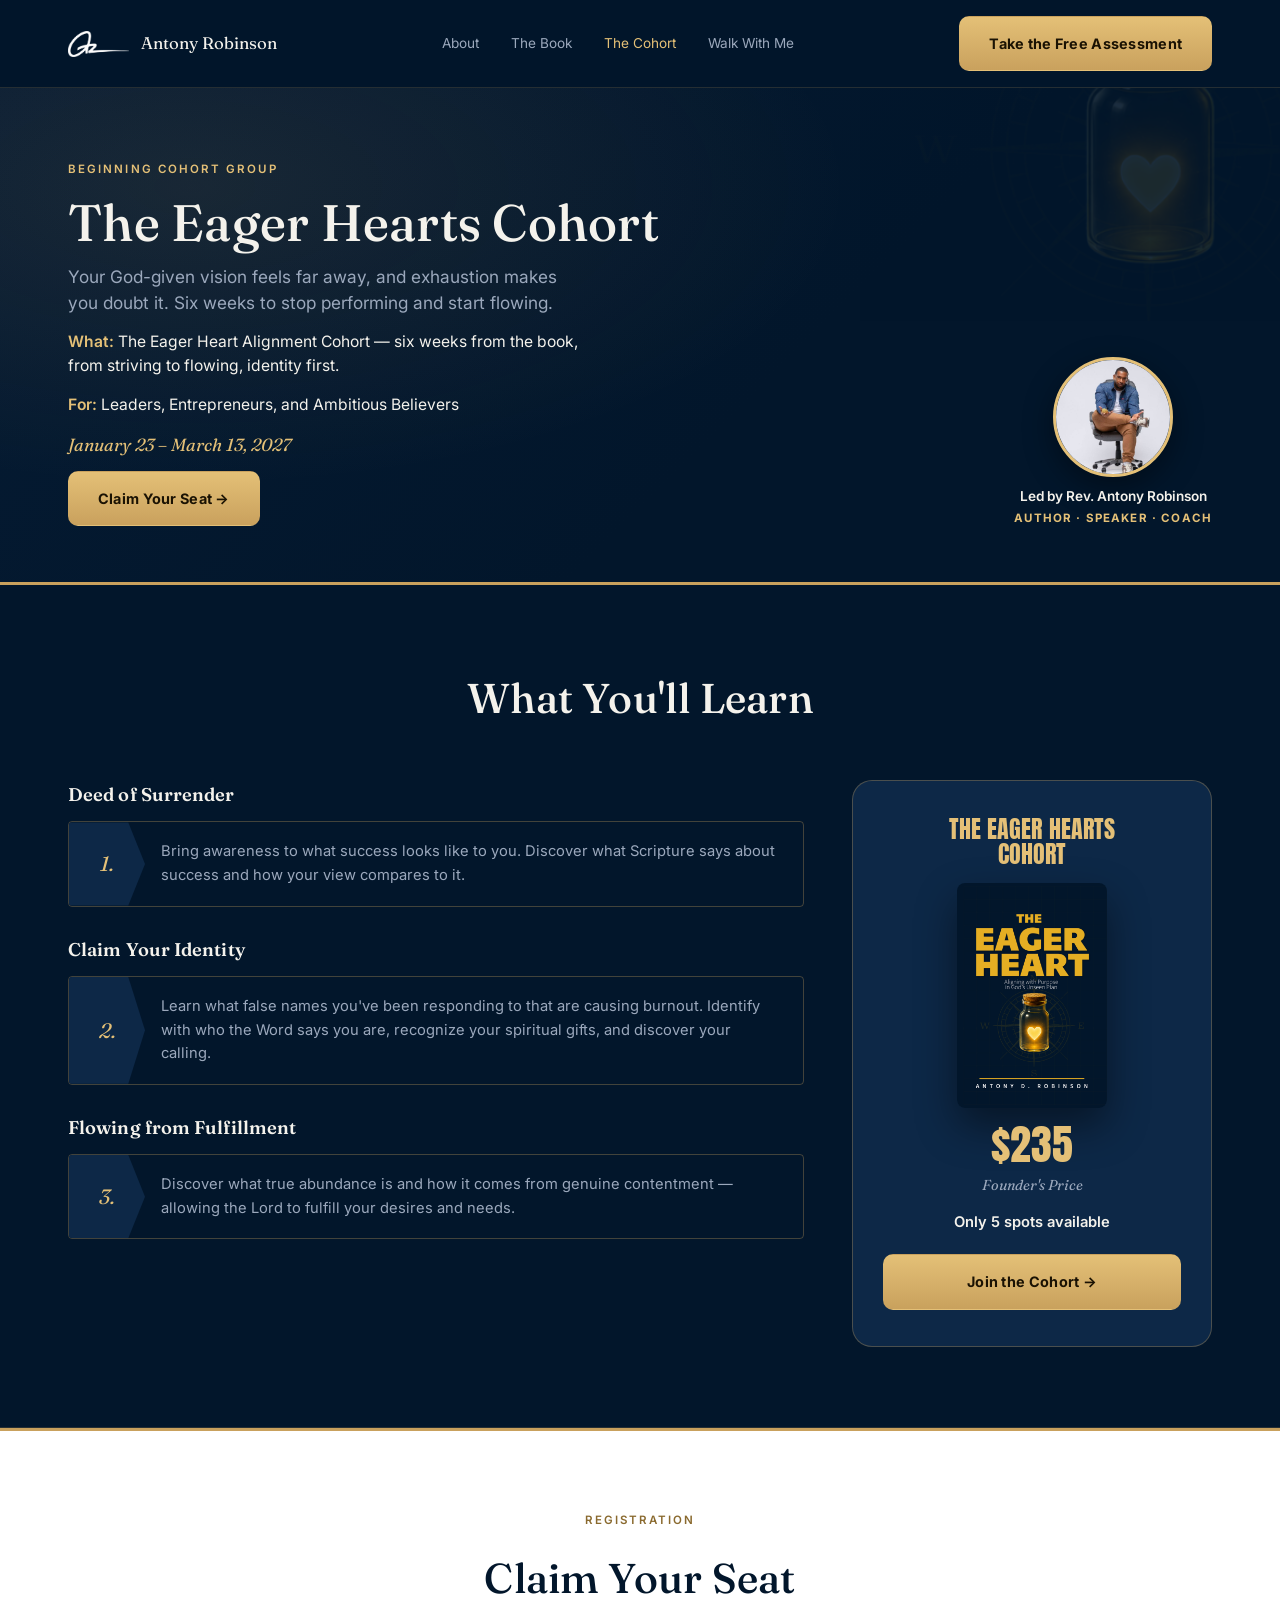
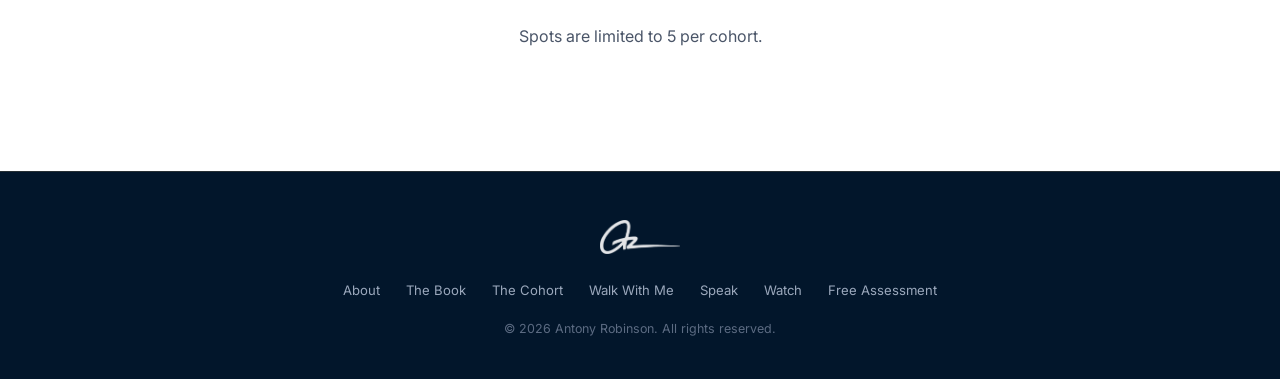
<file: cohort/index.html>
<!DOCTYPE html>
<html lang="en">
<head>
<meta charset="UTF-8">
<meta name="viewport" content="width=device-width, initial-scale=1.0">
<title>The Eager Hearts Cohort — Antony Robinson</title>
<meta name="description" content="A six-week cohort for leaders, entrepreneurs, and ambitious believers — from striving to flowing, identity first. January 23 – March 13, 2027.">
<link rel="preconnect" href="https://fonts.googleapis.com">
<link rel="preconnect" href="https://fonts.gstatic.com" crossorigin>
<link href="https://fonts.googleapis.com/css2?family=Fraunces:ital,wght@0,400;0,500;0,600;1,400;1,500;1,600&family=Anton&family=Inter:wght@400;500;600;700&display=swap" rel="stylesheet">
<link rel="icon" href="/favicon.ico" sizes="any">
<link rel="icon" type="image/png" sizes="32x32" href="/favicon-32.png">
<link rel="apple-touch-icon" href="/apple-touch-icon.png">
<link rel="stylesheet" href="/assets/site.css">
<style>
  .promo-banner{ position:relative; overflow:hidden; padding:72px 0 56px; border-bottom:3px solid var(--gold);
    background:radial-gradient(1100px 500px at 15% 20%, rgba(201,161,93,0.10) 0%, rgba(201,161,93,0) 60%), linear-gradient(135deg,#051B33 0%,#02162B 60%); }
  .promo-banner .compass-watermark{ position:absolute; top:-100px; right:-140px; width:560px; opacity:0.10; pointer-events:none; }
  .promo-banner-grid{ display:flex; justify-content:space-between; align-items:flex-end; gap:40px; flex-wrap:wrap; }
  .promo-banner h1{ font-size:clamp(2rem,4.2vw,3.2rem); line-height:1.08; margin:2px 0 14px; max-width:620px; }
  .promo-banner .sub{ color:var(--stone); font-size:1.08rem; line-height:1.5; max-width:520px; margin:0 0 14px; }
  .promo-banner .what{ color:var(--paper); font-size:0.98rem; line-height:1.55; max-width:520px; margin:0 0 14px; }
  .promo-banner .what strong{ color:var(--gold-soft); font-weight:600; }
  .promo-banner .dates{ color:var(--gold-soft); font-family:'Fraunces',serif; font-style:italic; font-size:1.1rem; }
  .promo-avatar-col{ display:flex; flex-direction:column; align-items:center; gap:10px; flex:0 0 auto; }
  .promo-avatar-col img{ width:120px; height:120px; border-radius:50%; object-fit:cover; border:3px solid var(--gold-soft); box-shadow:0 10px 30px rgba(0,0,0,0.4); }
  .promo-avatar-col .led-by{ font-size:0.85rem; color:var(--paper); font-weight:600; text-align:center; max-width:220px; line-height:1.4; }
  .promo-avatar-col .led-by span{ display:block; color:var(--gold-soft); font-size:0.72rem; letter-spacing:0.1em; text-transform:uppercase; margin-top:4px; font-weight:700; }

  .learn-section{ padding:80px 0; border-bottom:1px solid var(--hair); }
  .learn-head{ text-align:center; margin-bottom:48px; }
  .learn-grid{ display:grid; grid-template-columns:minmax(300px,1fr) 360px; gap:48px; align-items:start; }
  .learn-list{ display:flex; flex-direction:column; gap:28px; }
  .learn-item h3{ font-size:1.15rem; font-weight:600; margin-bottom:12px; }
  .learn-row{ display:flex; align-items:stretch; border:1px solid var(--hair-strong); border-radius:4px; overflow:hidden; }
  .learn-num{ flex:0 0 76px; background:var(--panel); color:var(--gold-soft); font-family:'Fraunces',serif; font-style:italic; font-size:1.3rem; display:flex; align-items:center; justify-content:center; clip-path:polygon(0 0,78% 0,100% 50%,78% 100%,0 100%); margin-right:-18px; }
  .learn-text{ flex:1; padding:18px 20px 18px 34px; color:var(--stone); font-size:0.92rem; line-height:1.6; }

  .pricing-card{ background:var(--panel); border:1px solid var(--hair-strong); border-radius:20px; padding:36px 30px; display:flex; flex-direction:column; align-items:center; text-align:center; gap:16px; }
  .pricing-card h3{ font-family:'Anton',sans-serif; font-weight:400; text-transform:uppercase; color:var(--gold-soft); font-size:1.5rem; line-height:1.05; }
  .pricing-card .book-cover{ width:150px; border-radius:8px; box-shadow:0 18px 40px rgba(0,0,0,0.45); }
  .pricing-card .price{ font-family:'Anton',sans-serif; color:var(--gold-soft); font-size:2.6rem; line-height:1; }
  .pricing-card .price-note{ font-family:'Fraunces',serif; font-style:italic; color:var(--stone); font-size:0.9rem; margin-top:10px; line-height:1.3; }
  .pricing-card .spots{ color:var(--paper); font-size:0.92rem; font-weight:600; }
  .pricing-card .btn-primary{ width:100%; justify-content:center; margin-top:4px; }

  .register{ padding:80px 0 90px; scroll-margin-top:70px; background:#fff; color:#02162B; border-top:3px solid var(--gold); }
  .register-head{ text-align:center; margin-bottom:32px; }
  .register-head h2{ font-size:clamp(1.8rem,3.4vw,2.6rem); color:#02162B; }
  .register-head .eyebrow{ color:#8A6A2F; }
  .register-head p{ color:#4A5568; margin-top:12px; }
  /* EVENTBRITE EMBED GOES INSIDE #eventbrite-embed */
  .register-box{ max-width:820px; margin:0 auto; }
  .register-placeholder{ border:2px dashed var(--hair-strong); border-radius:16px; padding:48px 32px; text-align:center; color:var(--stone-dim); background:var(--panel); font-size:0.95rem; }

  @media (max-width:900px){
    .learn-grid{ grid-template-columns:1fr; }
    .pricing-card{ max-width:420px; margin:0 auto; }
  }
  @media (max-width:760px){
    .promo-banner{ padding:48px 0 40px; }
    .promo-banner-grid{ flex-direction:column; align-items:flex-start; }
    .promo-avatar-col{ flex-direction:row; align-items:center; align-self:stretch; justify-content:flex-start; }
    .promo-avatar-col img{ width:72px; height:72px; }
    .promo-avatar-col .led-by{ text-align:left; max-width:none; }
    .learn-section{ padding:56px 0; }
    .register{ padding:56px 0 64px; }
  }
</style>
</head>
<body>

<header class="nav">
  <input type="checkbox" id="mobnav-toggle" class="mobnav-toggle">
  <div class="nav-inner">
    <a class="brand" href="/">
      <img src="/assets/logo-white.png" alt="Antony Robinson">
      <span>Antony Robinson</span>
    </a>
    <nav class="links">
      <a href="/about.html">About</a>
      <a href="https://antonyrobinson.myshopify.com" target="_blank" rel="noopener">The Book</a>
      <a href="/cohort/" class="current">The Cohort</a>
      <a href="/walk-with-me/">Walk With Me</a>
    </nav>
    <div class="nav-cta">
      <a class="btn btn-primary" href="/assessment/">Take the Free Assessment</a>
      <label for="mobnav-toggle" class="mobnav-btn" aria-label="Menu"><span></span><span></span><span></span></label>
    </div>
  </div>
  <div class="mobnav-panel">
    <a href="/about.html">About</a>
    <a href="https://antonyrobinson.myshopify.com" target="_blank" rel="noopener">The Book</a>
    <a href="/cohort/" class="current">The Cohort</a>
    <a href="/walk-with-me/">Walk With Me</a>
  </div>
</header>

<main>

  <section class="promo-banner">
    <img class="compass-watermark" src="/assets/compass.png" alt="" aria-hidden="true">
    <div class="wrap">
      <div class="promo-banner-grid">
        <div>
          <span class="eyebrow">Beginning Cohort Group</span>
          <h1>The Eager Hearts Cohort</h1>
          <p class="sub">Your God-given vision feels far away, and exhaustion makes you doubt it. Six weeks to stop performing and start flowing.</p>
          <p class="what"><strong>What:</strong> The Eager Heart Alignment Cohort — six weeks from the book, from striving to flowing, identity first.</p>
          <p class="what"><strong>For:</strong> Leaders, Entrepreneurs, and Ambitious Believers</p>
          <p class="dates">January 23 – March 13, 2027</p>
          <a href="#register" class="btn btn-primary" style="margin-top:12px;">Claim Your Seat →</a>
        </div>
        <div class="promo-avatar-col">
          <img src="/assets/avatar.jpg" alt="Rev. Antony Robinson">
          <div class="led-by">Led by Rev. Antony Robinson<span>Author · Speaker · Coach</span></div>
        </div>
      </div>
    </div>
  </section>

  <section class="learn-section">
    <div class="wrap">
      <div class="learn-head">
        <h2 style="font-size:clamp(1.8rem,3.4vw,2.6rem);">What You'll Learn</h2>
      </div>
      <div class="learn-grid">
        <div class="learn-list">
          <div class="learn-item">
            <h3>Deed of Surrender</h3>
            <div class="learn-row"><div class="learn-num">1.</div><div class="learn-text">Bring awareness to what success looks like to you. Discover what Scripture says about success and how your view compares to it.</div></div>
          </div>
          <div class="learn-item">
            <h3>Claim Your Identity</h3>
            <div class="learn-row"><div class="learn-num">2.</div><div class="learn-text">Learn what false names you've been responding to that are causing burnout. Identify with who the Word says you are, recognize your spiritual gifts, and discover your calling.</div></div>
          </div>
          <div class="learn-item">
            <h3>Flowing from Fulfillment</h3>
            <div class="learn-row"><div class="learn-num">3.</div><div class="learn-text">Discover what true abundance is and how it comes from genuine contentment — allowing the Lord to fulfill your desires and needs.</div></div>
          </div>
        </div>
        <div class="pricing-card">
          <h3>The Eager Hearts<br>Cohort</h3>
          <img class="book-cover" src="/assets/book-cover.png" alt="The Eager Heart book cover">
          <div>
            <div class="price">$235</div>
            <div class="price-note">Founder's Price</div>
          </div>
          <div class="spots">Only 5 spots available</div>
          <a href="#register" class="btn btn-primary">Join the Cohort →</a>
        </div>
      </div>
    </div>
  </section>

  <section class="register" id="register">
    <div class="wrap">
      <div class="register-head">
        <span class="eyebrow" style="justify-content:center;">Registration</span>
        <h2>Claim Your Seat</h2>
        <p>Spots are limited to 5 per cohort.</p>
      </div>
      <div class="register-box">
        <div id="eventbrite-embed">
          <div id="eventbrite-widget-container-2005560194530"></div>
          <script src="https://www.eventbrite.com/static/widgets/eb_widgets.js"></script>
          <script type="text/javascript">
            window.EBWidgets.createWidget({
              widgetType: 'checkout',
              eventId: '2005560194530',
              iframeContainerId: 'eventbrite-widget-container-2005560194530',
              iframeContainerHeight: 425
            });
          </script>
        </div>
      </div>
    </div>
  </section>

</main>

<footer class="site">
  <div class="wrap">
    <img class="sig" src="/assets/logo-white.png" alt="Antony Robinson">
    <div class="foot-links">
      <a href="/about.html">About</a>
      <a href="https://antonyrobinson.myshopify.com" target="_blank" rel="noopener">The Book</a>
      <a href="/cohort/">The Cohort</a>
      <a href="/walk-with-me/">Walk With Me</a>
      <a href="/speaking.html">Speak</a>
      <a href="/proof.html">Watch</a>
      <a href="/assessment/">Free Assessment</a>
    </div>
    <p class="fine">© 2026 Antony Robinson. All rights reserved.</p>
  </div>
</footer>

</body>
</html>
</file>
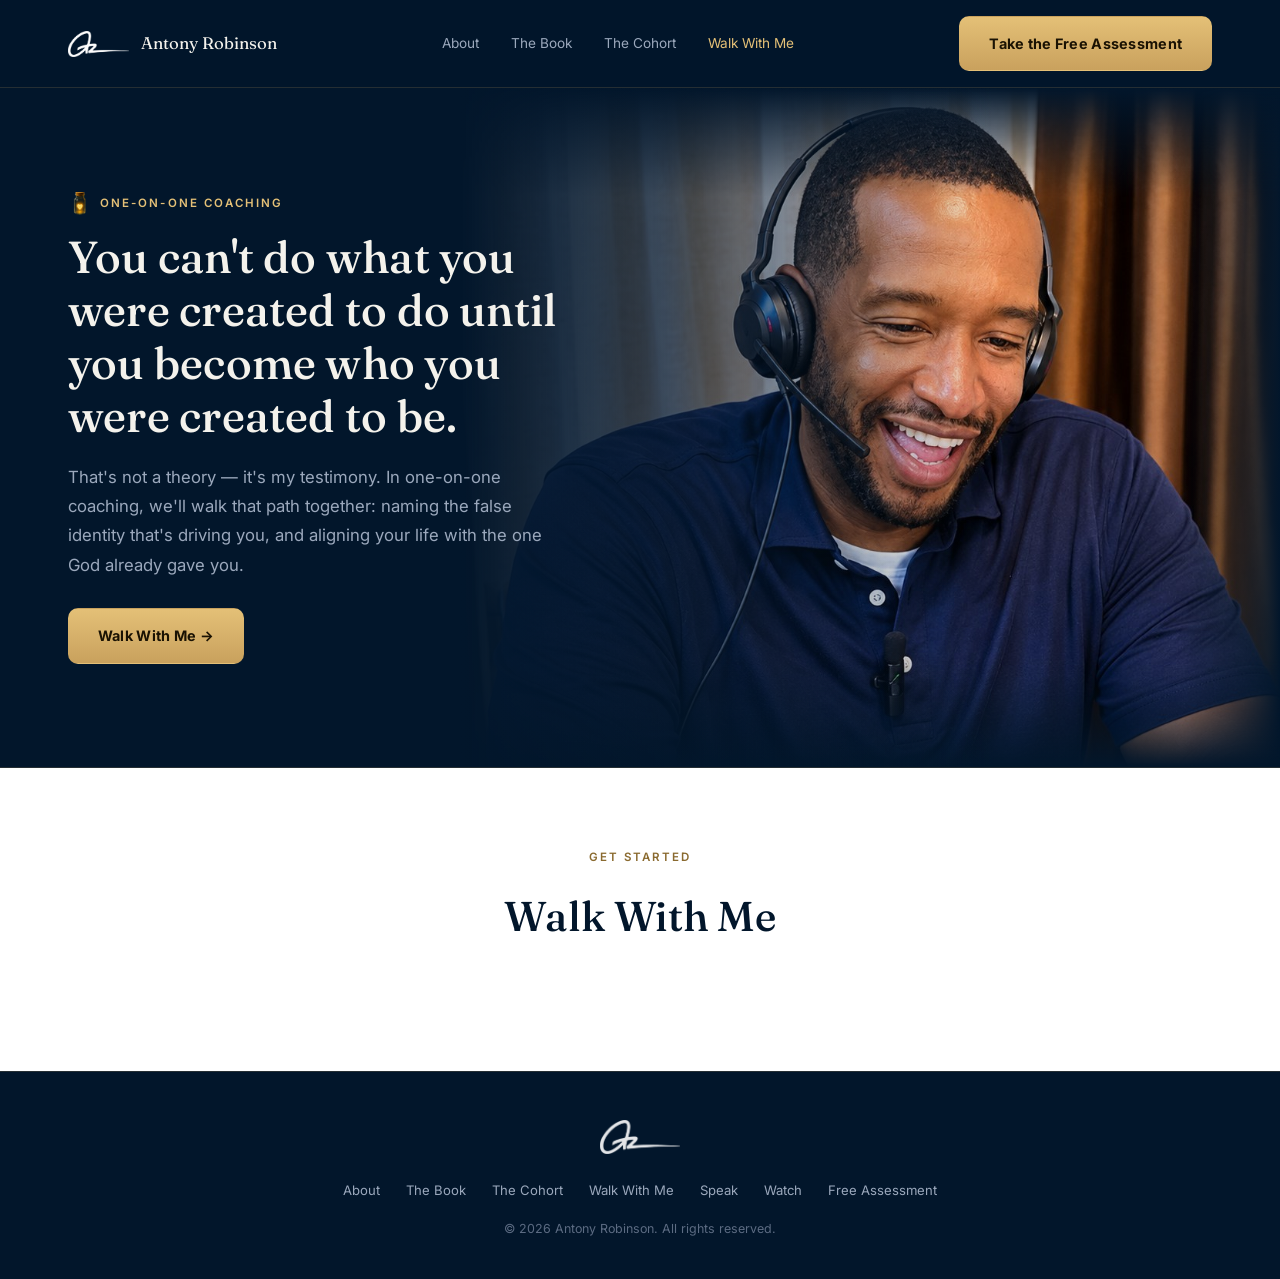
<file: walk-with-me/index.html>
<!DOCTYPE html>
<html lang="en">
<head>
<meta charset="UTF-8">
<meta name="viewport" content="width=device-width, initial-scale=1.0">
<title>Walk With Me — One-on-One Coaching with Antony Robinson</title>
<meta name="description" content="One-on-one coaching with Antony Robinson: name the false identity that's driving you, and align your life with the one God already gave you.">
<link rel="preconnect" href="https://fonts.googleapis.com">
<link rel="preconnect" href="https://fonts.gstatic.com" crossorigin>
<link href="https://fonts.googleapis.com/css2?family=Fraunces:ital,wght@0,400;0,500;0,600;1,400;1,500;1,600&family=Anton&family=Inter:wght@400;500;600;700&display=swap" rel="stylesheet">
<link rel="icon" href="/favicon.ico" sizes="any">
<link rel="icon" type="image/png" sizes="32x32" href="/favicon-32.png">
<link rel="apple-touch-icon" href="/apple-touch-icon.png">
<link rel="stylesheet" href="/assets/site.css">
<style>
  .coach{ position:relative; min-height:680px; display:flex; align-items:center; overflow:hidden; border-bottom:1px solid var(--hair); }
  .coach-photo{ position:absolute; right:0; top:0; bottom:0; width:64%; }
  .coach-photo img{ width:100%; height:100%; object-fit:cover; object-position:center 22%; filter:saturate(0.95); }
  .coach-photo::after{ content:''; position:absolute; inset:0;
    background:
      linear-gradient(270deg, rgba(2,22,43,0) 35%, rgba(2,22,43,0.75) 75%, var(--ink) 100%),
      linear-gradient(180deg, var(--ink) 0%, rgba(2,22,43,0) 16%, rgba(2,22,43,0) 84%, var(--ink) 100%),
      linear-gradient(270deg, var(--ink) 0%, rgba(2,22,43,0) 12%); }
  .coach-content{ position:relative; z-index:2; width:100%; display:flex; justify-content:flex-start; padding-top:90px; padding-bottom:90px; }
  .coach-content .inner{ max-width:500px; }
  .coach-content h1{ font-size:clamp(1.9rem,3.6vw,2.8rem); line-height:1.18; margin-bottom:20px; }

  .apply{ padding:80px 0 90px; scroll-margin-top:70px; background:#fff; color:#02162B; }
  .apply-head{ text-align:center; margin-bottom:32px; }
  .apply-head h2{ font-size:clamp(1.8rem,3.4vw,2.6rem); color:#02162B; }
  .apply-head .eyebrow{ color:#8A6A2F; }
  .apply-box{ max-width:760px; margin:0 auto; }
  /* JOTFORM EMBED GOES INSIDE #jotform-embed */
  .apply-placeholder{ border:2px dashed var(--hair-strong); border-radius:16px; padding:48px 32px; text-align:center; color:var(--stone-dim); background:var(--panel); font-size:0.95rem; }

  @media (max-width:760px){
    .coach{ display:block; min-height:auto; }
    .coach-photo{ position:relative; width:100%; }
    .coach-photo img{ height:auto; aspect-ratio:4/5; object-position:center 15%; }
    .coach-photo::after{ background:linear-gradient(0deg, var(--ink) 0%, rgba(2,22,43,0) 38%), linear-gradient(180deg, var(--ink) 0%, rgba(2,22,43,0) 10%); }
    .coach-content{ display:block; padding-top:0; padding-bottom:56px; margin-top:-24px; }
    .coach-content .inner{ max-width:100%; }
    .apply{ padding:56px 0 64px; }
  }
</style>
</head>
<body>

<header class="nav">
  <input type="checkbox" id="mobnav-toggle" class="mobnav-toggle">
  <div class="nav-inner">
    <a class="brand" href="/">
      <img src="/assets/logo-white.png" alt="Antony Robinson">
      <span>Antony Robinson</span>
    </a>
    <nav class="links">
      <a href="/about.html">About</a>
      <a href="https://antonyrobinson.myshopify.com" target="_blank" rel="noopener">The Book</a>
      <a href="/cohort/">The Cohort</a>
      <a href="/walk-with-me/" class="current">Walk With Me</a>
    </nav>
    <div class="nav-cta">
      <a class="btn btn-primary" href="/assessment/">Take the Free Assessment</a>
      <label for="mobnav-toggle" class="mobnav-btn" aria-label="Menu"><span></span><span></span><span></span></label>
    </div>
  </div>
  <div class="mobnav-panel">
    <a href="/about.html">About</a>
    <a href="https://antonyrobinson.myshopify.com" target="_blank" rel="noopener">The Book</a>
    <a href="/cohort/">The Cohort</a>
    <a href="/walk-with-me/" class="current">Walk With Me</a>
  </div>
</header>

<main>

  <section class="coach">
    <div class="coach-photo">
      <img src="/assets/coaching.jpg" alt="Antony Robinson coaching one-on-one">
    </div>
    <div class="wrap coach-content">
      <div class="inner">
        <span class="eyebrow"><img class="jar-mark" src="/assets/jar.png" alt=""> One-on-One Coaching</span>
        <h1>You can't do what you were created to do until you become who you were created to be.</h1>
        <p style="color:var(--stone); font-size:1.05rem; line-height:1.75; margin:0 0 28px;">That's not a theory — it's my testimony. In one-on-one coaching, we'll walk that path together: naming the false identity that's driving you, and aligning your life with the one God already gave you.</p>
        <a href="#apply" class="btn btn-primary">Walk With Me →</a>
      </div>
    </div>
  </section>

  <section class="apply" id="apply">
    <div class="wrap">
      <div class="apply-head">
        <span class="eyebrow" style="justify-content:center;">Get Started</span>
        <h2>Walk With Me</h2>
      </div>
      <div class="apply-box">
        <div id="jotform-embed">
          <script type="text/javascript" src="https://form.jotform.com/jsform/263307300224039"></script>
        </div>
      </div>
    </div>
  </section>

</main>

<footer class="site">
  <div class="wrap">
    <img class="sig" src="/assets/logo-white.png" alt="Antony Robinson">
    <div class="foot-links">
      <a href="/about.html">About</a>
      <a href="https://antonyrobinson.myshopify.com" target="_blank" rel="noopener">The Book</a>
      <a href="/cohort/">The Cohort</a>
      <a href="/walk-with-me/">Walk With Me</a>
      <a href="/speaking.html">Speak</a>
      <a href="/proof.html">Watch</a>
      <a href="/assessment/">Free Assessment</a>
    </div>
    <p class="fine">© 2026 Antony Robinson. All rights reserved.</p>
  </div>
</footer>

</body>
</html>
</file>
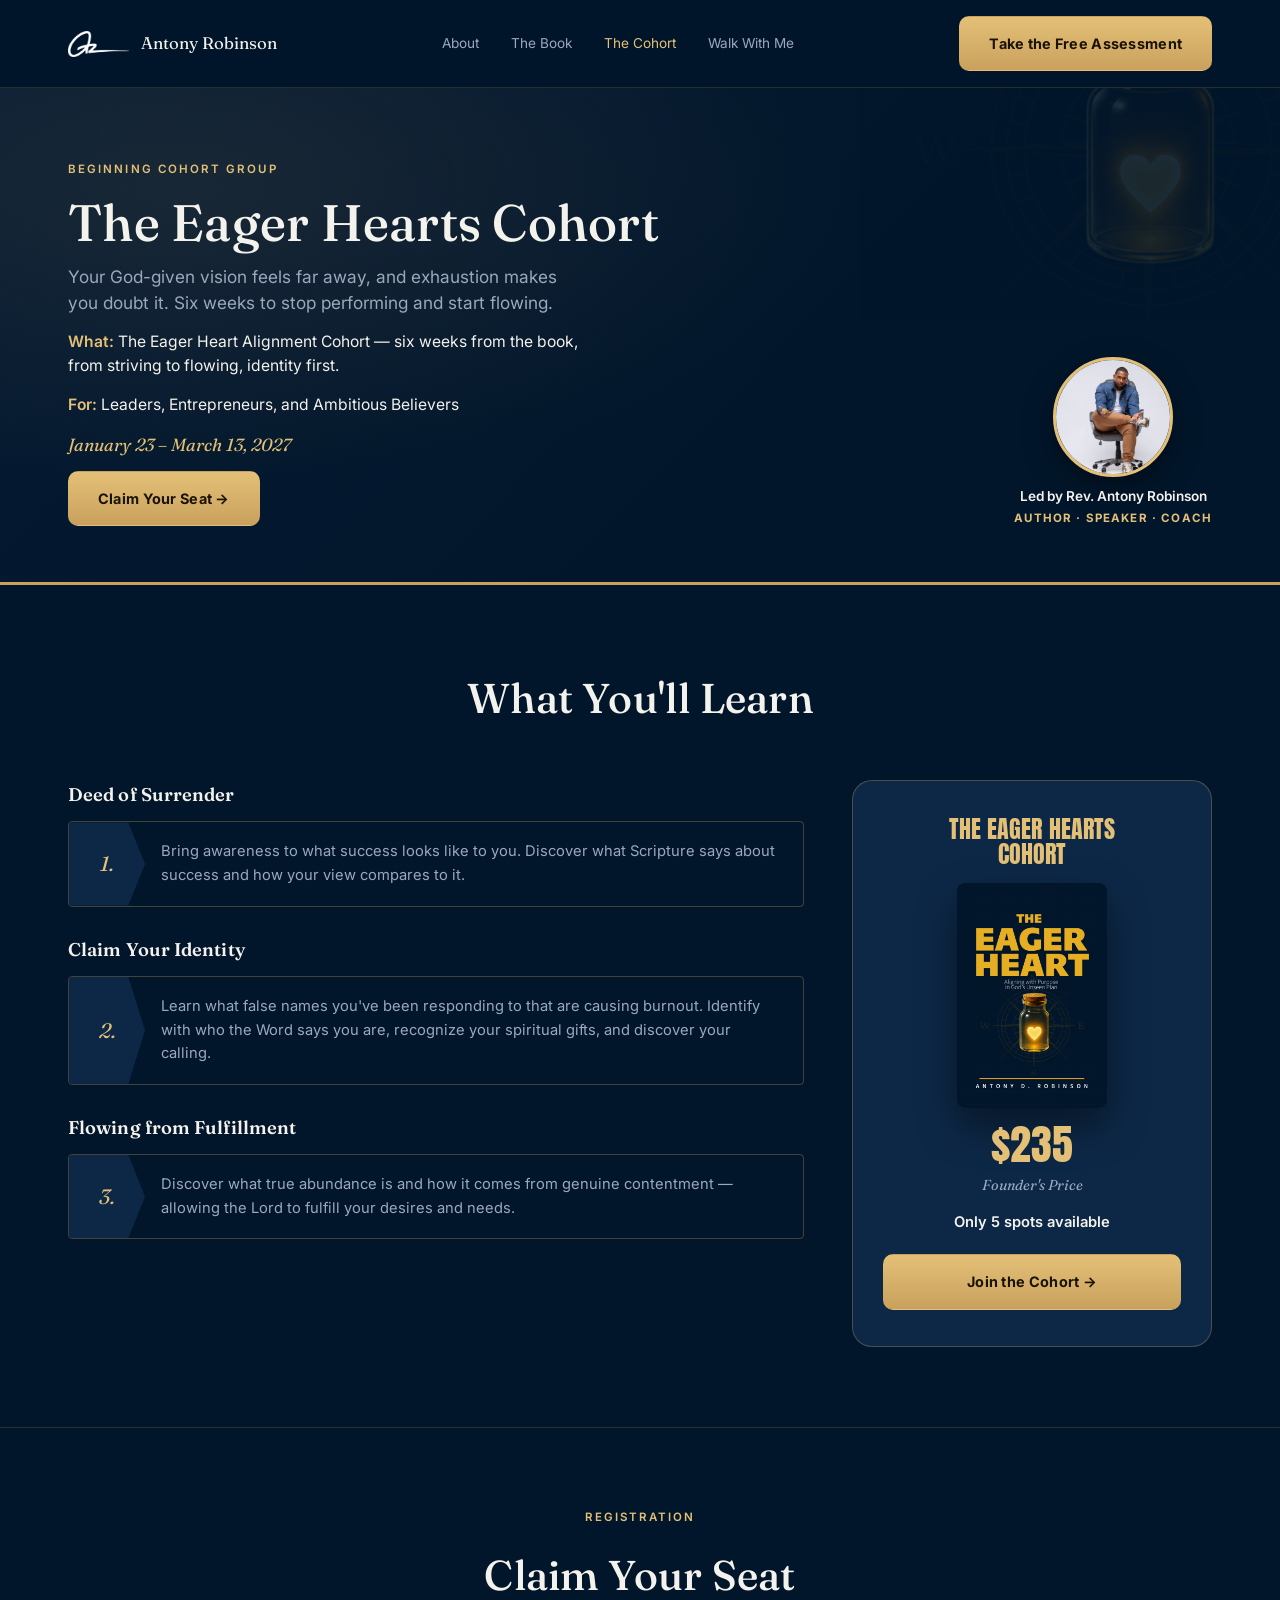
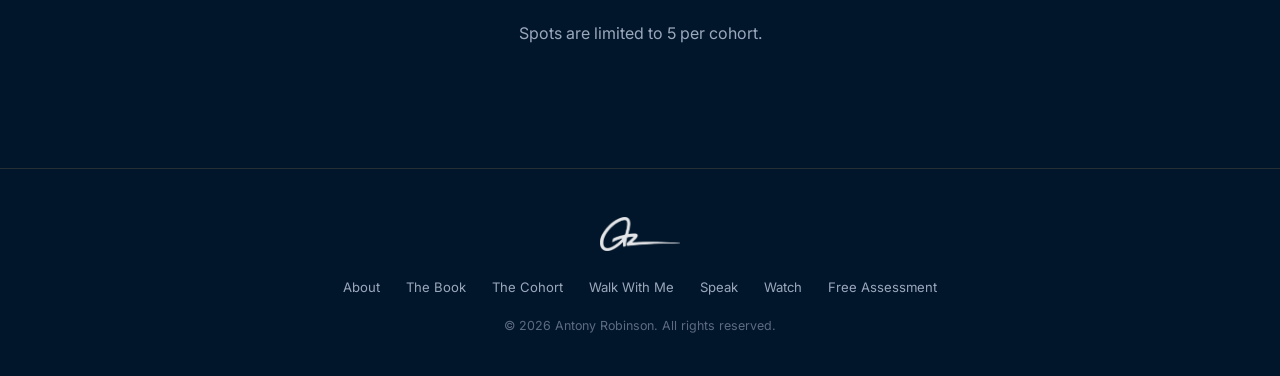
<file: antonyrobinson-preview/cohort/index.html>
<!DOCTYPE html>
<html lang="en">
<head>
<meta charset="UTF-8">
<meta name="viewport" content="width=device-width, initial-scale=1.0">
<title>The Eager Hearts Cohort — Antony Robinson</title>
<meta name="description" content="A six-week cohort for leaders, entrepreneurs, and ambitious believers — from striving to flowing, identity first. January 23 – March 13, 2027.">
<link rel="preconnect" href="https://fonts.googleapis.com">
<link rel="preconnect" href="https://fonts.gstatic.com" crossorigin>
<link href="https://fonts.googleapis.com/css2?family=Fraunces:ital,wght@0,400;0,500;0,600;1,400;1,500;1,600&family=Anton&family=Inter:wght@400;500;600;700&display=swap" rel="stylesheet">
<link rel="stylesheet" href="/assets/site.css">
<style>
  .promo-banner{ position:relative; overflow:hidden; padding:72px 0 56px; border-bottom:3px solid var(--gold);
    background:radial-gradient(1100px 500px at 15% 20%, rgba(201,161,93,0.10) 0%, rgba(201,161,93,0) 60%), linear-gradient(135deg,#051B33 0%,#02162B 60%); }
  .promo-banner .compass-watermark{ position:absolute; top:-100px; right:-140px; width:560px; opacity:0.10; pointer-events:none; }
  .promo-banner-grid{ display:flex; justify-content:space-between; align-items:flex-end; gap:40px; flex-wrap:wrap; }
  .promo-banner h1{ font-size:clamp(2rem,4.2vw,3.2rem); line-height:1.08; margin:2px 0 14px; max-width:620px; }
  .promo-banner .sub{ color:var(--stone); font-size:1.08rem; line-height:1.5; max-width:520px; margin:0 0 14px; }
  .promo-banner .what{ color:var(--paper); font-size:0.98rem; line-height:1.55; max-width:520px; margin:0 0 14px; }
  .promo-banner .what strong{ color:var(--gold-soft); font-weight:600; }
  .promo-banner .dates{ color:var(--gold-soft); font-family:'Fraunces',serif; font-style:italic; font-size:1.1rem; }
  .promo-avatar-col{ display:flex; flex-direction:column; align-items:center; gap:10px; flex:0 0 auto; }
  .promo-avatar-col img{ width:120px; height:120px; border-radius:50%; object-fit:cover; border:3px solid var(--gold-soft); box-shadow:0 10px 30px rgba(0,0,0,0.4); }
  .promo-avatar-col .led-by{ font-size:0.85rem; color:var(--paper); font-weight:600; text-align:center; max-width:220px; line-height:1.4; }
  .promo-avatar-col .led-by span{ display:block; color:var(--gold-soft); font-size:0.72rem; letter-spacing:0.1em; text-transform:uppercase; margin-top:4px; font-weight:700; }

  .learn-section{ padding:80px 0; border-bottom:1px solid var(--hair); }
  .learn-head{ text-align:center; margin-bottom:48px; }
  .learn-grid{ display:grid; grid-template-columns:minmax(300px,1fr) 360px; gap:48px; align-items:start; }
  .learn-list{ display:flex; flex-direction:column; gap:28px; }
  .learn-item h3{ font-size:1.15rem; font-weight:600; margin-bottom:12px; }
  .learn-row{ display:flex; align-items:stretch; border:1px solid var(--hair-strong); border-radius:4px; overflow:hidden; }
  .learn-num{ flex:0 0 76px; background:var(--panel); color:var(--gold-soft); font-family:'Fraunces',serif; font-style:italic; font-size:1.3rem; display:flex; align-items:center; justify-content:center; clip-path:polygon(0 0,78% 0,100% 50%,78% 100%,0 100%); margin-right:-18px; }
  .learn-text{ flex:1; padding:18px 20px 18px 34px; color:var(--stone); font-size:0.92rem; line-height:1.6; }

  .pricing-card{ background:var(--panel); border:1px solid var(--hair-strong); border-radius:20px; padding:36px 30px; display:flex; flex-direction:column; align-items:center; text-align:center; gap:16px; }
  .pricing-card h3{ font-family:'Anton',sans-serif; font-weight:400; text-transform:uppercase; color:var(--gold-soft); font-size:1.5rem; line-height:1.05; }
  .pricing-card .book-cover{ width:150px; border-radius:8px; box-shadow:0 18px 40px rgba(0,0,0,0.45); }
  .pricing-card .price{ font-family:'Anton',sans-serif; color:var(--gold-soft); font-size:2.6rem; line-height:1; }
  .pricing-card .price-note{ font-family:'Fraunces',serif; font-style:italic; color:var(--stone); font-size:0.9rem; margin-top:10px; line-height:1.3; }
  .pricing-card .spots{ color:var(--paper); font-size:0.92rem; font-weight:600; }
  .pricing-card .btn-primary{ width:100%; justify-content:center; margin-top:4px; }

  .register{ padding:80px 0 90px; scroll-margin-top:70px; }
  .register-head{ text-align:center; margin-bottom:32px; }
  .register-head h2{ font-size:clamp(1.8rem,3.4vw,2.6rem); }
  .register-head p{ color:var(--stone); margin-top:12px; }
  /* EVENTBRITE EMBED GOES INSIDE #eventbrite-embed */
  .register-box{ max-width:820px; margin:0 auto; }
  .register-placeholder{ border:2px dashed var(--hair-strong); border-radius:16px; padding:48px 32px; text-align:center; color:var(--stone-dim); background:var(--panel); font-size:0.95rem; }

  @media (max-width:900px){
    .learn-grid{ grid-template-columns:1fr; }
    .pricing-card{ max-width:420px; margin:0 auto; }
  }
  @media (max-width:760px){
    .promo-banner{ padding:48px 0 40px; }
    .promo-banner-grid{ flex-direction:column; align-items:flex-start; }
    .promo-avatar-col{ flex-direction:row; align-items:center; align-self:stretch; justify-content:flex-start; }
    .promo-avatar-col img{ width:72px; height:72px; }
    .promo-avatar-col .led-by{ text-align:left; max-width:none; }
    .learn-section{ padding:56px 0; }
    .register{ padding:56px 0 64px; }
  }
</style>
</head>
<body>

<header class="nav">
  <input type="checkbox" id="mobnav-toggle" class="mobnav-toggle">
  <div class="nav-inner">
    <a class="brand" href="/">
      <img src="/assets/logo-white.png" alt="Antony Robinson">
      <span>Antony Robinson</span>
    </a>
    <nav class="links">
      <a href="/about.html">About</a>
      <a href="https://antonyrobinson.myshopify.com" target="_blank" rel="noopener">The Book</a>
      <a href="/cohort/" class="current">The Cohort</a>
      <a href="/walk-with-me/">Walk With Me</a>
    </nav>
    <div class="nav-cta">
      <a class="btn btn-primary" href="/assessment/">Take the Free Assessment</a>
      <label for="mobnav-toggle" class="mobnav-btn" aria-label="Menu"><span></span><span></span><span></span></label>
    </div>
  </div>
  <div class="mobnav-panel">
    <a href="/about.html">About</a>
    <a href="https://antonyrobinson.myshopify.com" target="_blank" rel="noopener">The Book</a>
    <a href="/cohort/" class="current">The Cohort</a>
    <a href="/walk-with-me/">Walk With Me</a>
  </div>
</header>

<main>

  <section class="promo-banner">
    <img class="compass-watermark" src="/assets/compass.png" alt="" aria-hidden="true">
    <div class="wrap">
      <div class="promo-banner-grid">
        <div>
          <span class="eyebrow">Beginning Cohort Group</span>
          <h1>The Eager Hearts Cohort</h1>
          <p class="sub">Your God-given vision feels far away, and exhaustion makes you doubt it. Six weeks to stop performing and start flowing.</p>
          <p class="what"><strong>What:</strong> The Eager Heart Alignment Cohort — six weeks from the book, from striving to flowing, identity first.</p>
          <p class="what"><strong>For:</strong> Leaders, Entrepreneurs, and Ambitious Believers</p>
          <p class="dates">January 23 – March 13, 2027</p>
          <a href="#register" class="btn btn-primary" style="margin-top:12px;">Claim Your Seat →</a>
        </div>
        <div class="promo-avatar-col">
          <img src="/assets/avatar.jpg" alt="Rev. Antony Robinson">
          <div class="led-by">Led by Rev. Antony Robinson<span>Author · Speaker · Coach</span></div>
        </div>
      </div>
    </div>
  </section>

  <section class="learn-section">
    <div class="wrap">
      <div class="learn-head">
        <h2 style="font-size:clamp(1.8rem,3.4vw,2.6rem);">What You'll Learn</h2>
      </div>
      <div class="learn-grid">
        <div class="learn-list">
          <div class="learn-item">
            <h3>Deed of Surrender</h3>
            <div class="learn-row"><div class="learn-num">1.</div><div class="learn-text">Bring awareness to what success looks like to you. Discover what Scripture says about success and how your view compares to it.</div></div>
          </div>
          <div class="learn-item">
            <h3>Claim Your Identity</h3>
            <div class="learn-row"><div class="learn-num">2.</div><div class="learn-text">Learn what false names you've been responding to that are causing burnout. Identify with who the Word says you are, recognize your spiritual gifts, and discover your calling.</div></div>
          </div>
          <div class="learn-item">
            <h3>Flowing from Fulfillment</h3>
            <div class="learn-row"><div class="learn-num">3.</div><div class="learn-text">Discover what true abundance is and how it comes from genuine contentment — allowing the Lord to fulfill your desires and needs.</div></div>
          </div>
        </div>
        <div class="pricing-card">
          <h3>The Eager Hearts<br>Cohort</h3>
          <img class="book-cover" src="/assets/book-cover.png" alt="The Eager Heart book cover">
          <div>
            <div class="price">$235</div>
            <div class="price-note">Founder's Price</div>
          </div>
          <div class="spots">Only 5 spots available</div>
          <a href="#register" class="btn btn-primary">Join the Cohort →</a>
        </div>
      </div>
    </div>
  </section>

  <section class="register" id="register">
    <div class="wrap">
      <div class="register-head">
        <span class="eyebrow" style="justify-content:center;">Registration</span>
        <h2>Claim Your Seat</h2>
        <p>Spots are limited to 5 per cohort.</p>
      </div>
      <div class="register-box">
        <div id="eventbrite-embed">
          <div id="eventbrite-widget-container-2005521373415"></div>
          <script src="https://www.eventbrite.com/static/widgets/eb_widgets.js"></script>
          <script type="text/javascript">
            window.EBWidgets.createWidget({
              widgetType: 'checkout',
              eventId: '2005521373415',
              iframeContainerId: 'eventbrite-widget-container-2005521373415',
              iframeContainerHeight: 625
            });
          </script>
        </div>
      </div>
    </div>
  </section>

</main>

<footer class="site">
  <div class="wrap">
    <img class="sig" src="/assets/logo-white.png" alt="Antony Robinson">
    <div class="foot-links">
      <a href="/about.html">About</a>
      <a href="https://antonyrobinson.myshopify.com" target="_blank" rel="noopener">The Book</a>
      <a href="/cohort/">The Cohort</a>
      <a href="/walk-with-me/">Walk With Me</a>
      <a href="/speaking.html">Speak</a>
      <a href="/proof.html">Watch</a>
      <a href="/assessment/">Free Assessment</a>
    </div>
    <p class="fine">© 2026 Antony Robinson. All rights reserved.</p>
  </div>
</footer>

</body>
</html>
</file>
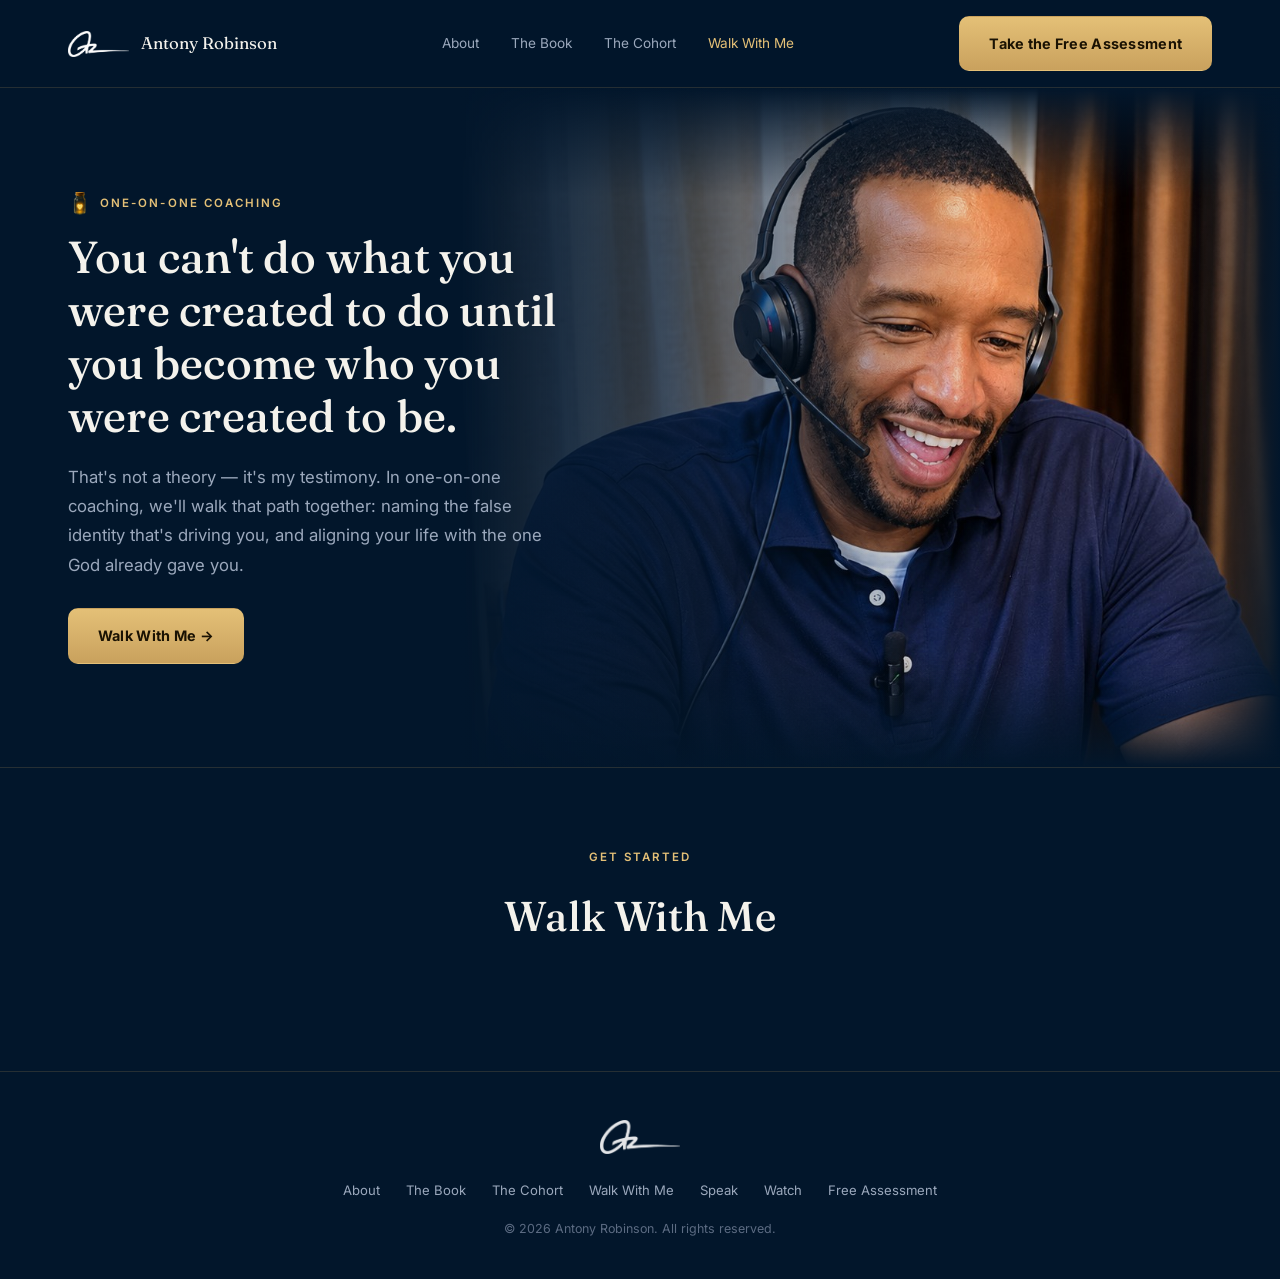
<file: antonyrobinson-preview/walk-with-me/index.html>
<!DOCTYPE html>
<html lang="en">
<head>
<meta charset="UTF-8">
<meta name="viewport" content="width=device-width, initial-scale=1.0">
<title>Walk With Me — One-on-One Coaching with Antony Robinson</title>
<meta name="description" content="One-on-one coaching with Antony Robinson: name the false identity that's driving you, and align your life with the one God already gave you.">
<link rel="preconnect" href="https://fonts.googleapis.com">
<link rel="preconnect" href="https://fonts.gstatic.com" crossorigin>
<link href="https://fonts.googleapis.com/css2?family=Fraunces:ital,wght@0,400;0,500;0,600;1,400;1,500;1,600&family=Anton&family=Inter:wght@400;500;600;700&display=swap" rel="stylesheet">
<link rel="stylesheet" href="/assets/site.css">
<style>
  .coach{ position:relative; min-height:680px; display:flex; align-items:center; overflow:hidden; border-bottom:1px solid var(--hair); }
  .coach-photo{ position:absolute; right:0; top:0; bottom:0; width:64%; }
  .coach-photo img{ width:100%; height:100%; object-fit:cover; object-position:center 22%; filter:saturate(0.95); }
  .coach-photo::after{ content:''; position:absolute; inset:0;
    background:
      linear-gradient(270deg, rgba(2,22,43,0) 35%, rgba(2,22,43,0.75) 75%, var(--ink) 100%),
      linear-gradient(180deg, var(--ink) 0%, rgba(2,22,43,0) 16%, rgba(2,22,43,0) 84%, var(--ink) 100%),
      linear-gradient(270deg, var(--ink) 0%, rgba(2,22,43,0) 12%); }
  .coach-content{ position:relative; z-index:2; width:100%; display:flex; justify-content:flex-start; padding-top:90px; padding-bottom:90px; }
  .coach-content .inner{ max-width:500px; }
  .coach-content h1{ font-size:clamp(1.9rem,3.6vw,2.8rem); line-height:1.18; margin-bottom:20px; }

  .apply{ padding:80px 0 90px; scroll-margin-top:70px; }
  .apply-head{ text-align:center; margin-bottom:32px; }
  .apply-head h2{ font-size:clamp(1.8rem,3.4vw,2.6rem); }
  .apply-box{ max-width:760px; margin:0 auto; }
  /* JOTFORM EMBED GOES INSIDE #jotform-embed */
  .apply-placeholder{ border:2px dashed var(--hair-strong); border-radius:16px; padding:48px 32px; text-align:center; color:var(--stone-dim); background:var(--panel); font-size:0.95rem; }

  @media (max-width:760px){
    .coach{ display:block; min-height:auto; }
    .coach-photo{ position:relative; width:100%; }
    .coach-photo img{ height:auto; aspect-ratio:4/5; object-position:center 15%; }
    .coach-photo::after{ background:linear-gradient(0deg, var(--ink) 0%, rgba(2,22,43,0) 38%), linear-gradient(180deg, var(--ink) 0%, rgba(2,22,43,0) 10%); }
    .coach-content{ display:block; padding-top:0; padding-bottom:56px; margin-top:-24px; }
    .coach-content .inner{ max-width:100%; }
    .apply{ padding:56px 0 64px; }
  }
</style>
</head>
<body>

<header class="nav">
  <input type="checkbox" id="mobnav-toggle" class="mobnav-toggle">
  <div class="nav-inner">
    <a class="brand" href="/">
      <img src="/assets/logo-white.png" alt="Antony Robinson">
      <span>Antony Robinson</span>
    </a>
    <nav class="links">
      <a href="/about.html">About</a>
      <a href="https://antonyrobinson.myshopify.com" target="_blank" rel="noopener">The Book</a>
      <a href="/cohort/">The Cohort</a>
      <a href="/walk-with-me/" class="current">Walk With Me</a>
    </nav>
    <div class="nav-cta">
      <a class="btn btn-primary" href="/assessment/">Take the Free Assessment</a>
      <label for="mobnav-toggle" class="mobnav-btn" aria-label="Menu"><span></span><span></span><span></span></label>
    </div>
  </div>
  <div class="mobnav-panel">
    <a href="/about.html">About</a>
    <a href="https://antonyrobinson.myshopify.com" target="_blank" rel="noopener">The Book</a>
    <a href="/cohort/">The Cohort</a>
    <a href="/walk-with-me/" class="current">Walk With Me</a>
  </div>
</header>

<main>

  <section class="coach">
    <div class="coach-photo">
      <img src="/assets/coaching.jpg" alt="Antony Robinson coaching one-on-one">
    </div>
    <div class="wrap coach-content">
      <div class="inner">
        <span class="eyebrow"><img class="jar-mark" src="/assets/jar.png" alt=""> One-on-One Coaching</span>
        <h1>You can't do what you were created to do until you become who you were created to be.</h1>
        <p style="color:var(--stone); font-size:1.05rem; line-height:1.75; margin:0 0 28px;">That's not a theory — it's my testimony. In one-on-one coaching, we'll walk that path together: naming the false identity that's driving you, and aligning your life with the one God already gave you.</p>
        <a href="#apply" class="btn btn-primary">Walk With Me →</a>
      </div>
    </div>
  </section>

  <section class="apply" id="apply">
    <div class="wrap">
      <div class="apply-head">
        <span class="eyebrow" style="justify-content:center;">Get Started</span>
        <h2>Walk With Me</h2>
      </div>
      <div class="apply-box">
        <div id="jotform-embed">
          <script type="text/javascript" src="https://form.jotform.com/jsform/263307300224039"></script>
        </div>
      </div>
    </div>
  </section>

</main>

<footer class="site">
  <div class="wrap">
    <img class="sig" src="/assets/logo-white.png" alt="Antony Robinson">
    <div class="foot-links">
      <a href="/about.html">About</a>
      <a href="https://antonyrobinson.myshopify.com" target="_blank" rel="noopener">The Book</a>
      <a href="/cohort/">The Cohort</a>
      <a href="/walk-with-me/">Walk With Me</a>
      <a href="/speaking.html">Speak</a>
      <a href="/proof.html">Watch</a>
      <a href="/assessment/">Free Assessment</a>
    </div>
    <p class="fine">© 2026 Antony Robinson. All rights reserved.</p>
  </div>
</footer>

</body>
</html>
</file>
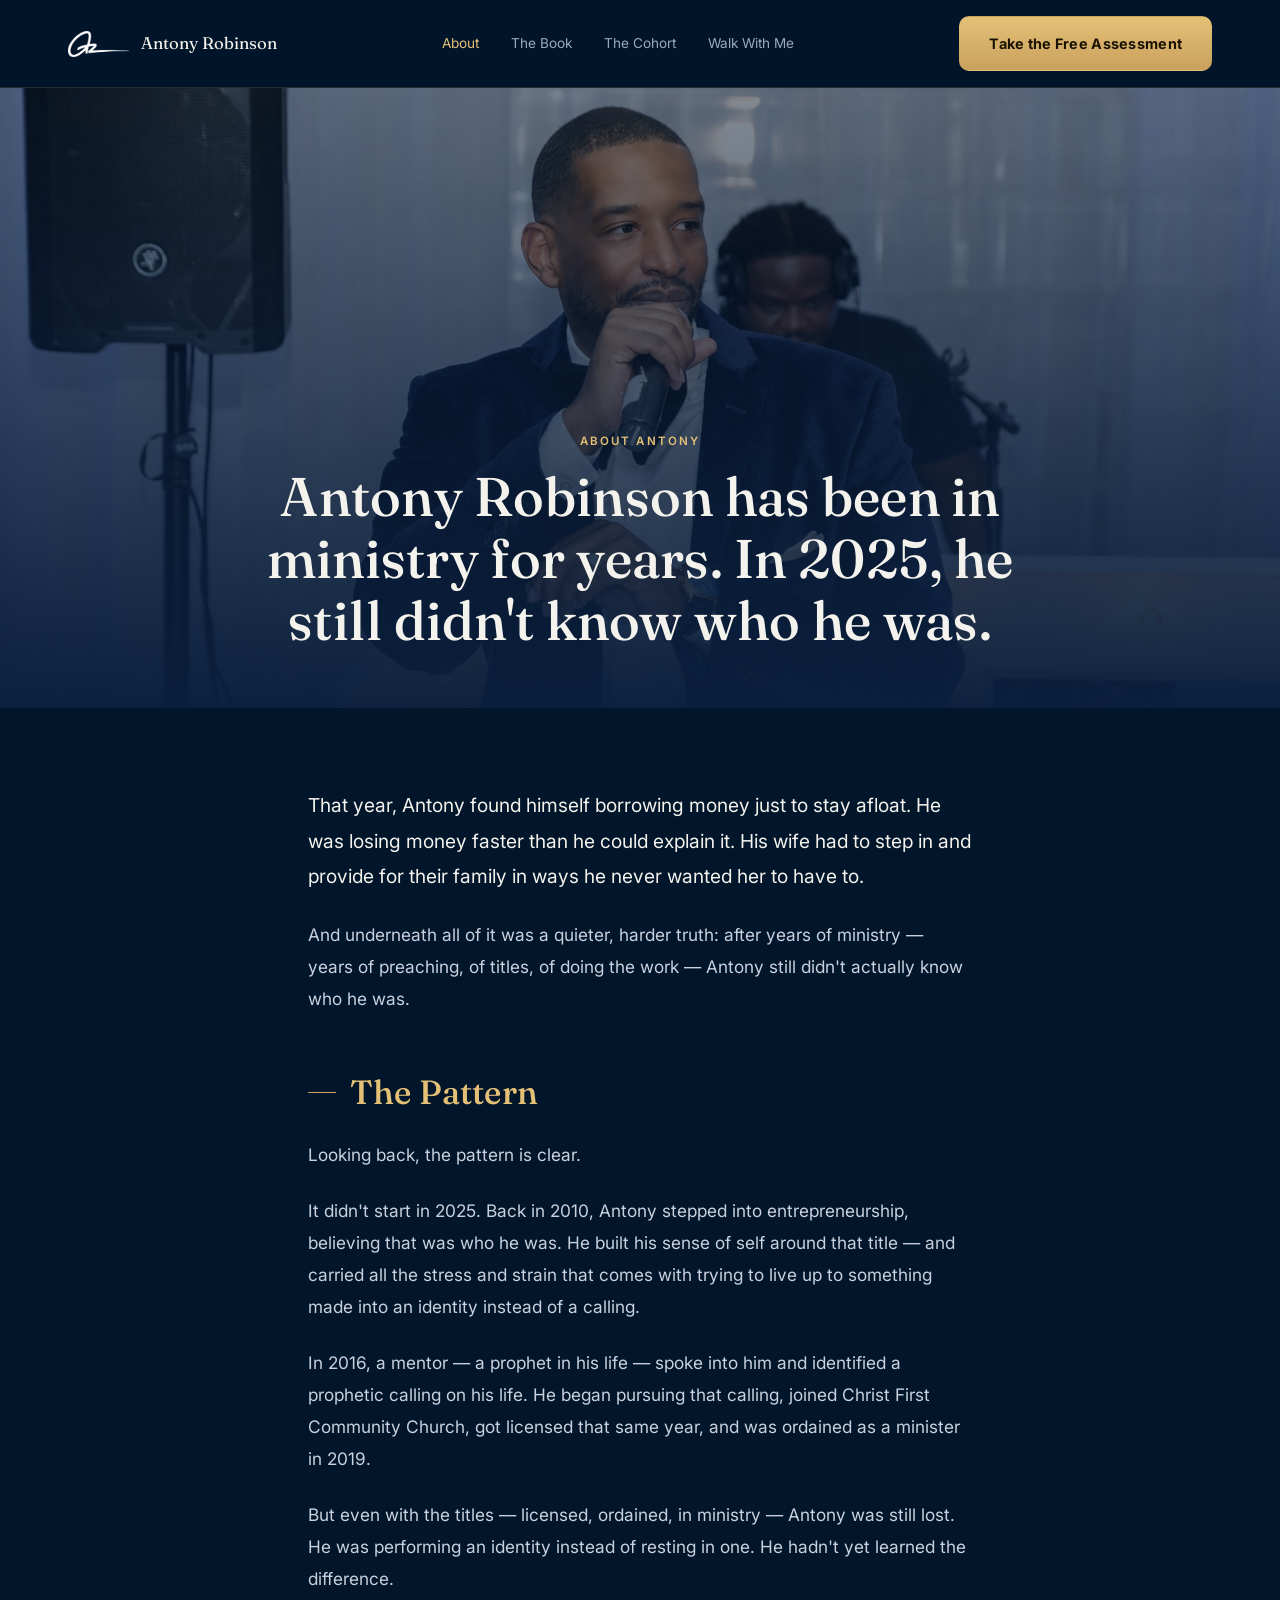
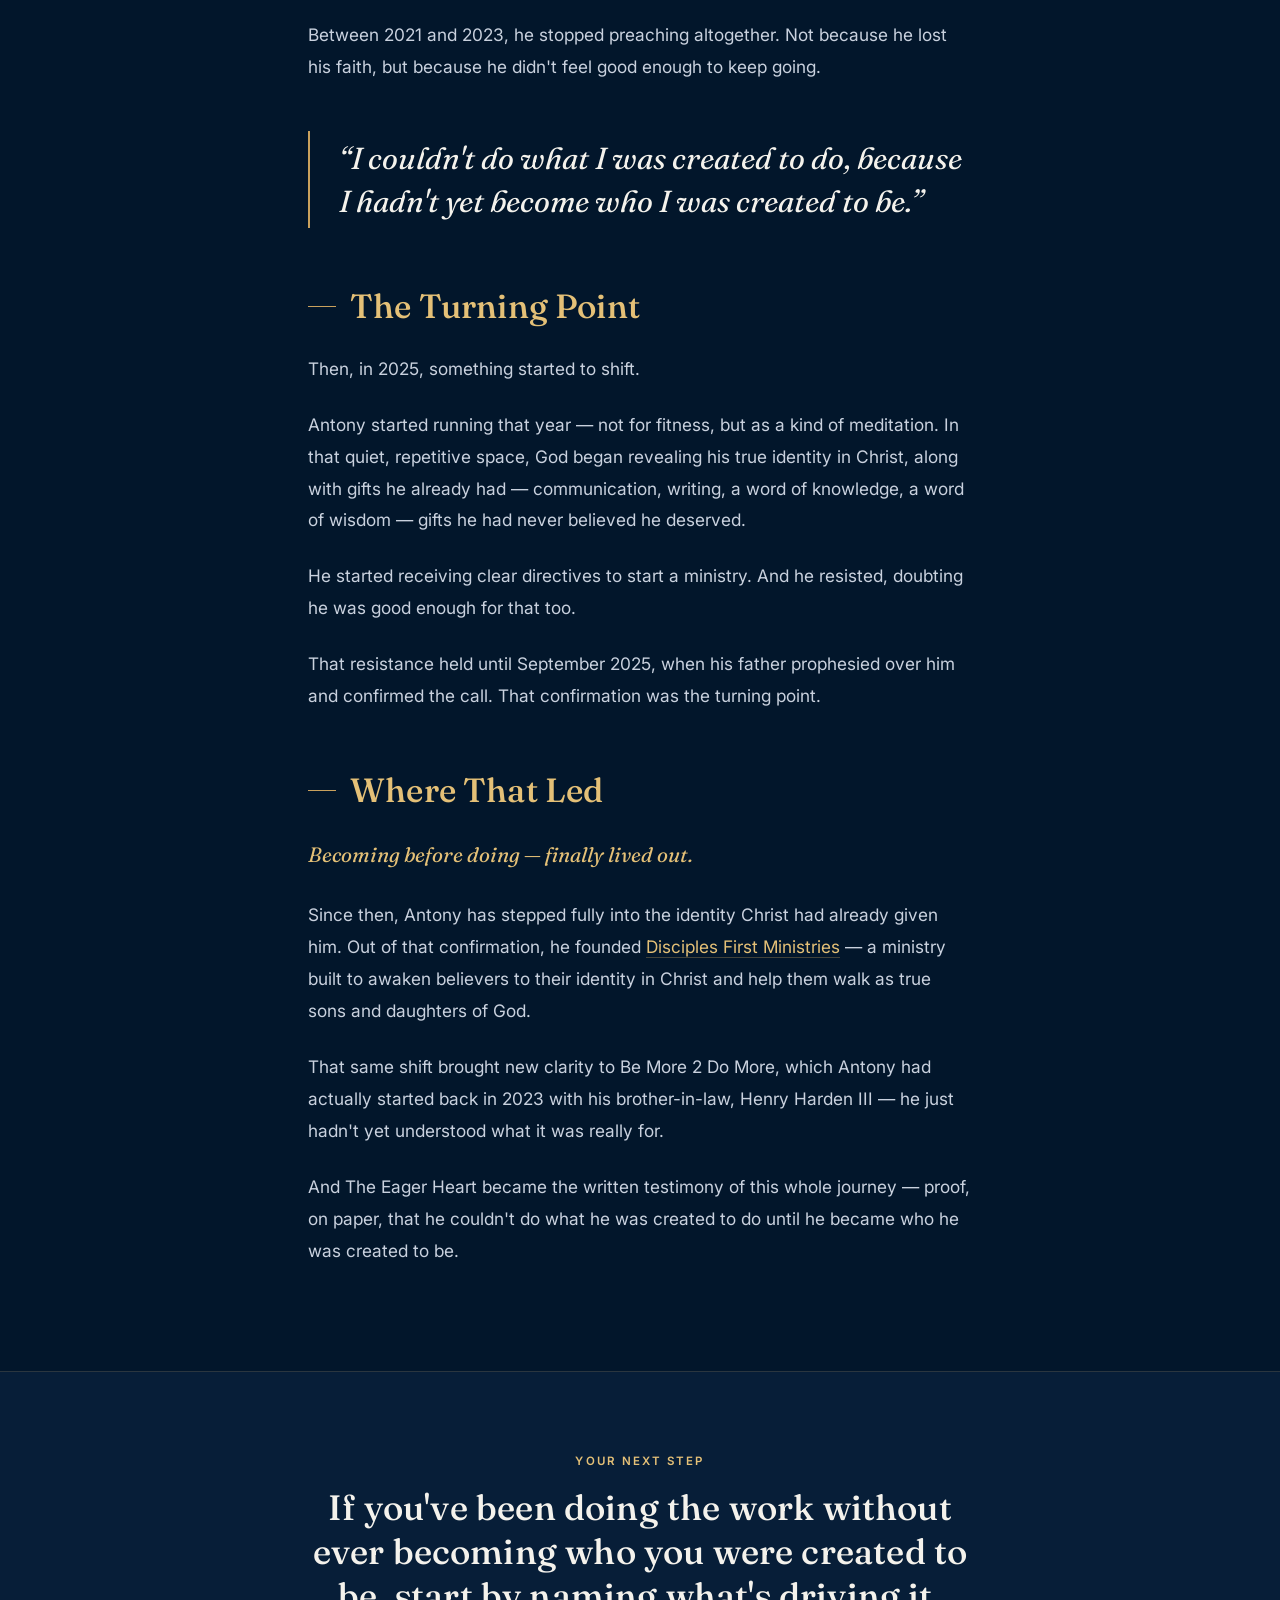
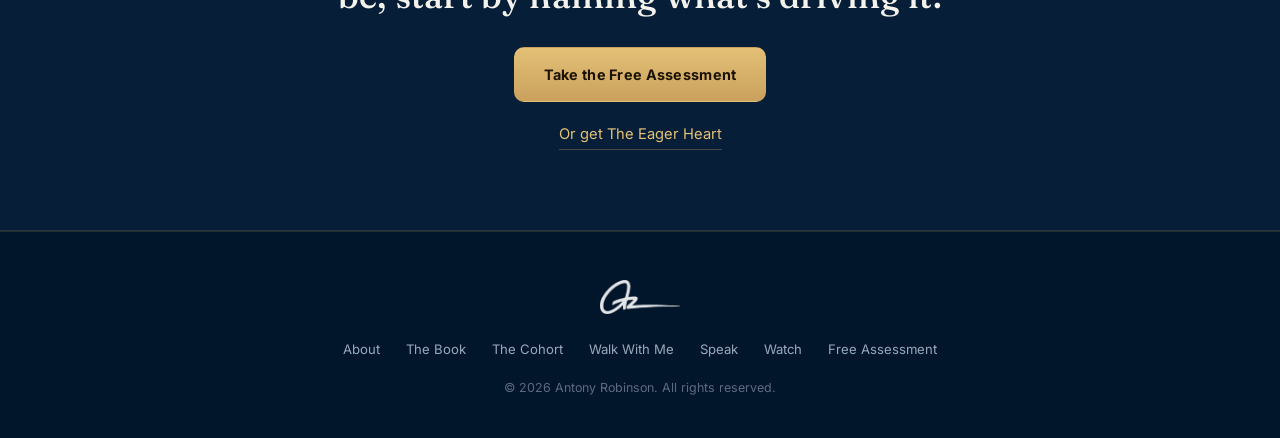
<file: about.html>
<!DOCTYPE html>
<html lang="en">
<head>
<meta charset="UTF-8">
<meta name="viewport" content="width=device-width, initial-scale=1.0">
<title>About Antony Robinson</title>
<meta name="description" content="Antony Robinson has been in ministry for years. In 2025, he still didn't know who he was. Read the story behind The Eager Heart and Disciples First Ministries.">
<link rel="preconnect" href="https://fonts.googleapis.com">
<link rel="preconnect" href="https://fonts.gstatic.com" crossorigin>
<link href="https://fonts.googleapis.com/css2?family=Fraunces:ital,wght@0,400;0,500;0,600;1,400;1,500;1,600&family=Anton&family=Inter:wght@400;500;600;700&display=swap" rel="stylesheet">
<link rel="icon" href="/favicon.ico" sizes="any">
<link rel="icon" type="image/png" sizes="32x32" href="/favicon-32.png">
<link rel="apple-touch-icon" href="/apple-touch-icon.png">
<link rel="stylesheet" href="/assets/site.css">
<style>
  .hero{ position:relative; min-height:620px; display:flex; align-items:flex-end; overflow:hidden; }
  .hero .hero-img{ position:absolute; inset:0; width:100%; height:100%; object-fit:cover; object-position:center 18%; filter:saturate(0.9) brightness(0.75); }
  .hero::after{ content:""; position:absolute; inset:0; background:linear-gradient(180deg,rgba(10,31,61,0.32) 0%,rgba(10,31,61,0.68) 55%,rgba(10,31,61,0.98) 100%); }
  .hero-content{ position:relative; z-index:2; width:100%; padding:0 1.75rem 3.5rem; text-align:center; }
  .hero .eyebrow{ justify-content:center; }
  .hero h1{ font-size:clamp(2rem,4.6vw,3.4rem); line-height:1.14; max-width:820px; margin:0 auto; color:var(--paper); }

  .story{ padding:80px 0 40px; }
  .story p{ color:#C9D1DE; font-size:1.08rem; line-height:1.85; margin-bottom:1.5rem; }
  .story p.lead{ color:var(--paper); font-size:1.2rem; }
  .story h2{ font-size:clamp(1.6rem,3vw,2.1rem); color:var(--gold-soft); margin:3.2rem 0 1.2rem; display:flex; align-items:center; gap:14px; }
  .story h2::before{ content:""; width:28px; height:1px; background:var(--gold); flex:0 0 auto; }
  .pullquote{ margin:3rem 0; padding:0.4rem 0 0.4rem 1.8rem; border-left:2px solid var(--gold); font-family:'Fraunces',serif; font-style:italic; font-size:clamp(1.4rem,2.6vw,1.9rem); line-height:1.4; color:var(--paper); }
  .story p.becoming{ font-family:'Fraunces',serif; font-style:italic; color:var(--gold-soft); font-size:1.3rem; }

  .story a.inline-link{ color:var(--gold-soft); border-bottom:1px solid var(--hair-strong); transition:border-color .15s ease; }
  .story a.inline-link:hover{ border-bottom-color:var(--gold-soft); }

  .closing{ background:var(--ink-2); border-top:1px solid var(--hair); border-bottom:1px solid var(--hair); padding:80px 0; text-align:center; margin-top:40px; }
  .closing .eyebrow{ justify-content:center; }
  .closing h2{ font-size:clamp(1.6rem,3vw,2.2rem); line-height:1.25; margin-bottom:1.8rem; }
  .closing .text-link{ display:block; margin:1.3rem auto 0; font-size:0.92rem; color:var(--gold-soft); border-bottom:1px solid var(--hair-strong); width:max-content; padding-bottom:2px; }

  @media (max-width:760px){
    .hero{ min-height:520px; }
    .hero .hero-img{ object-position:38% 12%; }
    .story{ padding:56px 0 24px; }
    .closing{ padding:56px 0; }
  }
</style>
</head>
<body>

<header class="nav">
  <input type="checkbox" id="mobnav-toggle" class="mobnav-toggle">
  <div class="nav-inner">
    <a class="brand" href="/">
      <img src="/assets/logo-white.png" alt="Antony Robinson">
      <span>Antony Robinson</span>
    </a>
    <nav class="links">
      <a href="/about.html" class="current">About</a>
      <a href="https://antonyrobinson.myshopify.com" target="_blank" rel="noopener">The Book</a>
      <a href="/cohort/">The Cohort</a>
      <a href="/walk-with-me/">Walk With Me</a>
    </nav>
    <div class="nav-cta">
      <a class="btn btn-primary" href="/assessment/">Take the Free Assessment</a>
      <label for="mobnav-toggle" class="mobnav-btn" aria-label="Menu"><span></span><span></span><span></span></label>
    </div>
  </div>
  <div class="mobnav-panel">
    <a href="/about.html" class="current">About</a>
    <a href="https://antonyrobinson.myshopify.com" target="_blank" rel="noopener">The Book</a>
    <a href="/cohort/">The Cohort</a>
    <a href="/walk-with-me/">Walk With Me</a>
  </div>
</header>

<main>

  <section class="hero">
    <img class="hero-img" src="/assets/about-hero.jpg" alt="Antony Robinson speaking">
    <div class="hero-content">
      <span class="eyebrow">About Antony</span>
      <h1>Antony Robinson has been in ministry for years. In 2025, he still didn't know who he was.</h1>
    </div>
  </section>

  <section class="story">
    <div class="wrap-narrow">
      <p class="lead">That year, Antony found himself borrowing money just to stay afloat. He was losing money faster than he could explain it. His wife had to step in and provide for their family in ways he never wanted her to have to.</p>
      <p>And underneath all of it was a quieter, harder truth: after years of ministry — years of preaching, of titles, of doing the work — Antony still didn't actually know who he was.</p>

      <h2>The Pattern</h2>
      <p>Looking back, the pattern is clear.</p>
      <p>It didn't start in 2025. Back in 2010, Antony stepped into entrepreneurship, believing that was who he was. He built his sense of self around that title — and carried all the stress and strain that comes with trying to live up to something made into an identity instead of a calling.</p>
      <p>In 2016, a mentor — a prophet in his life — spoke into him and identified a prophetic calling on his life. He began pursuing that calling, joined Christ First Community Church, got licensed that same year, and was ordained as a minister in 2019.</p>
      <p>But even with the titles — licensed, ordained, in ministry — Antony was still lost. He was performing an identity instead of resting in one. He hadn't yet learned the difference.</p>
      <p>Between 2021 and 2023, he stopped preaching altogether. Not because he lost his faith, but because he didn't feel good enough to keep going.</p>

      <blockquote class="pullquote">“I couldn't do what I was created to do, because I hadn't yet become who I was created to be.”</blockquote>

      <h2>The Turning Point</h2>
      <p>Then, in 2025, something started to shift.</p>
      <p>Antony started running that year — not for fitness, but as a kind of meditation. In that quiet, repetitive space, God began revealing his true identity in Christ, along with gifts he already had — communication, writing, a word of knowledge, a word of wisdom — gifts he had never believed he deserved.</p>
      <p>He started receiving clear directives to start a ministry. And he resisted, doubting he was good enough for that too.</p>
      <p>That resistance held until September 2025, when his father prophesied over him and confirmed the call. That confirmation was the turning point.</p>

      <h2>Where That Led</h2>
      <p class="becoming">Becoming before doing — finally lived out.</p>
      <p>Since then, Antony has stepped fully into the identity Christ had already given him. Out of that confirmation, he founded <a class="inline-link" href="https://disciplesfirstministries.org/" target="_blank" rel="noopener">Disciples First Ministries</a> — a ministry built to awaken believers to their identity in Christ and help them walk as true sons and daughters of God.</p>
      <p>That same shift brought new clarity to Be More 2 Do More, which Antony had actually started back in 2023 with his brother-in-law, Henry Harden III — he just hadn't yet understood what it was really for.</p>
      <p>And The Eager Heart became the written testimony of this whole journey — proof, on paper, that he couldn't do what he was created to do until he became who he was created to be.</p>
    </div>
  </section>

  <section class="closing">
    <div class="wrap-narrow">
      <span class="eyebrow">Your Next Step</span>
      <h2>If you've been doing the work without ever becoming who you were created to be, start by naming what's driving it.</h2>
      <a class="btn btn-primary" href="/assessment/">Take the Free Assessment</a>
      <a class="text-link" href="https://antonyrobinson.myshopify.com" target="_blank" rel="noopener">Or get The Eager Heart</a>
    </div>
  </section>

</main>

<footer class="site">
  <div class="wrap">
    <img class="sig" src="/assets/logo-white.png" alt="Antony Robinson">
    <div class="foot-links">
      <a href="/about.html">About</a>
      <a href="https://antonyrobinson.myshopify.com" target="_blank" rel="noopener">The Book</a>
      <a href="/cohort/">The Cohort</a>
      <a href="/walk-with-me/">Walk With Me</a>
      <a href="/speaking.html">Speak</a>
      <a href="/proof.html">Watch</a>
      <a href="/assessment/">Free Assessment</a>
    </div>
    <p class="fine">© 2026 Antony Robinson. All rights reserved.</p>
  </div>
</footer>

</body>
</html>
</file>
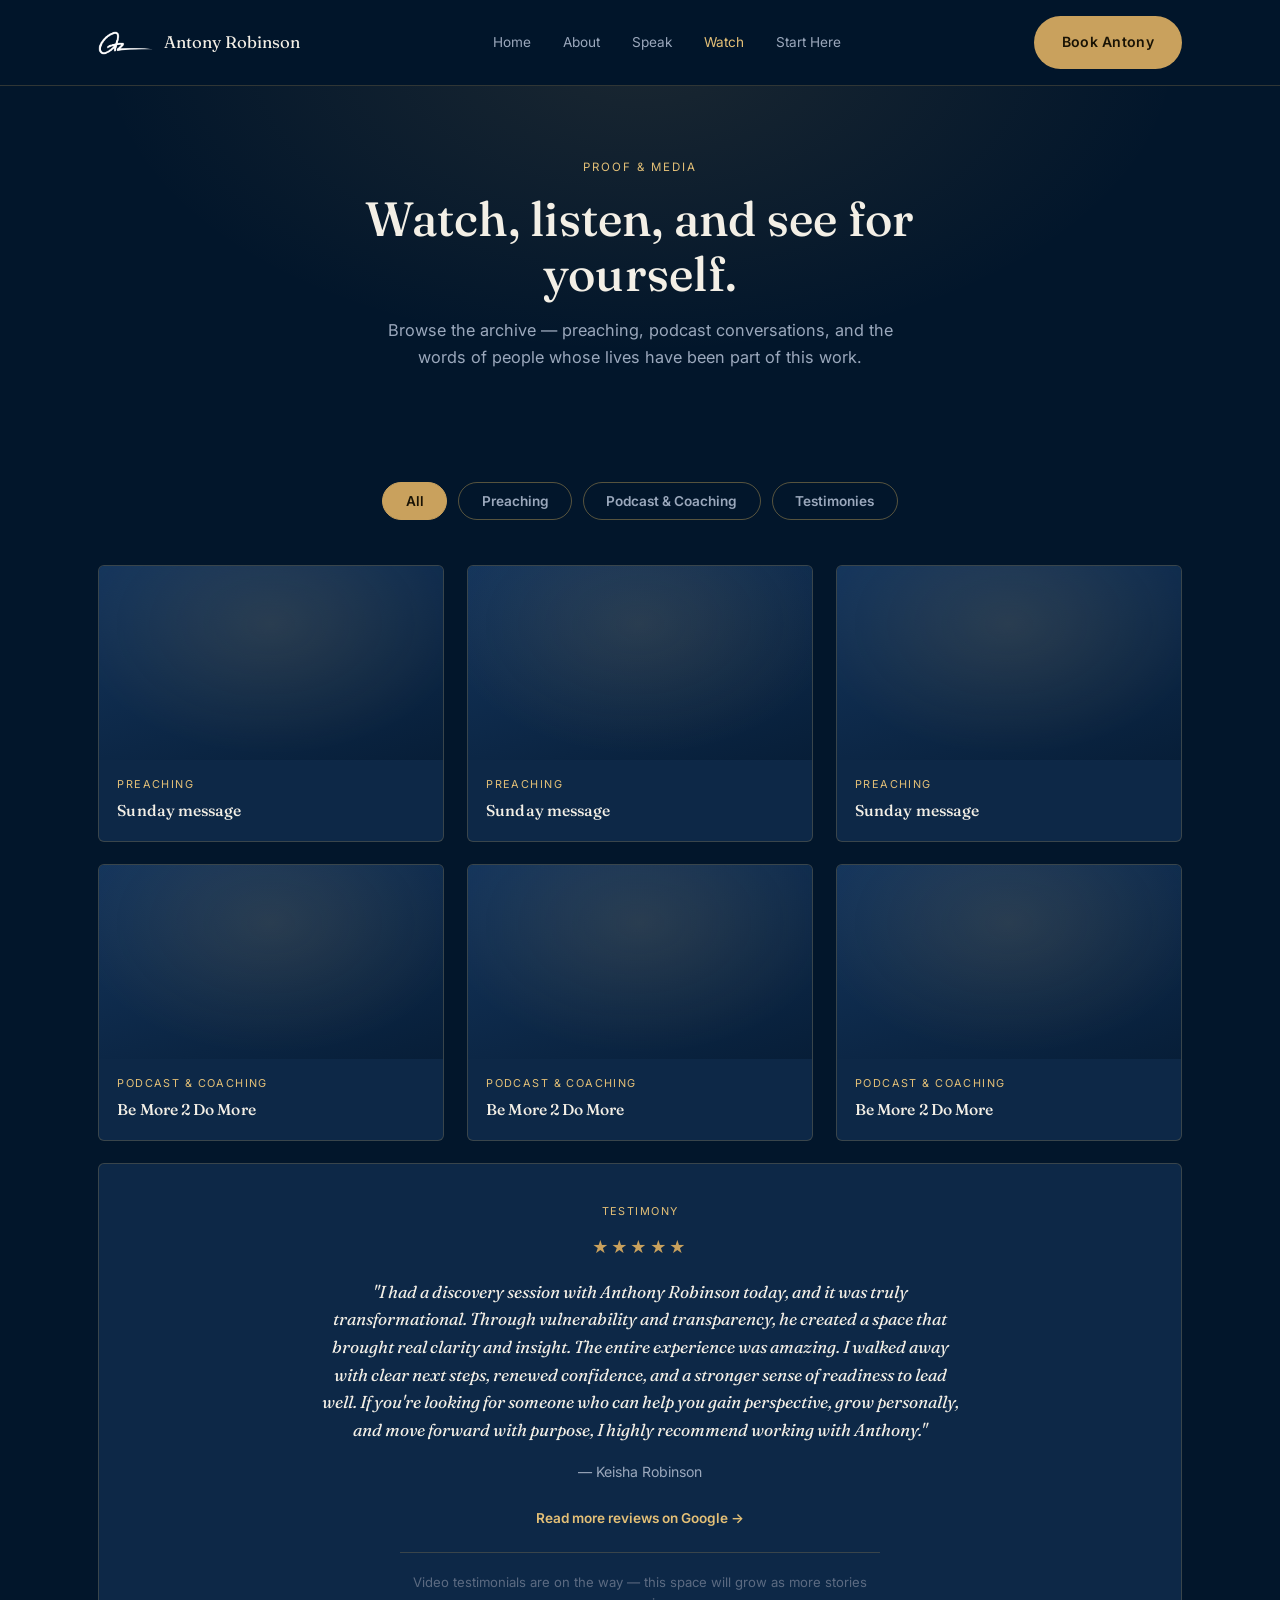
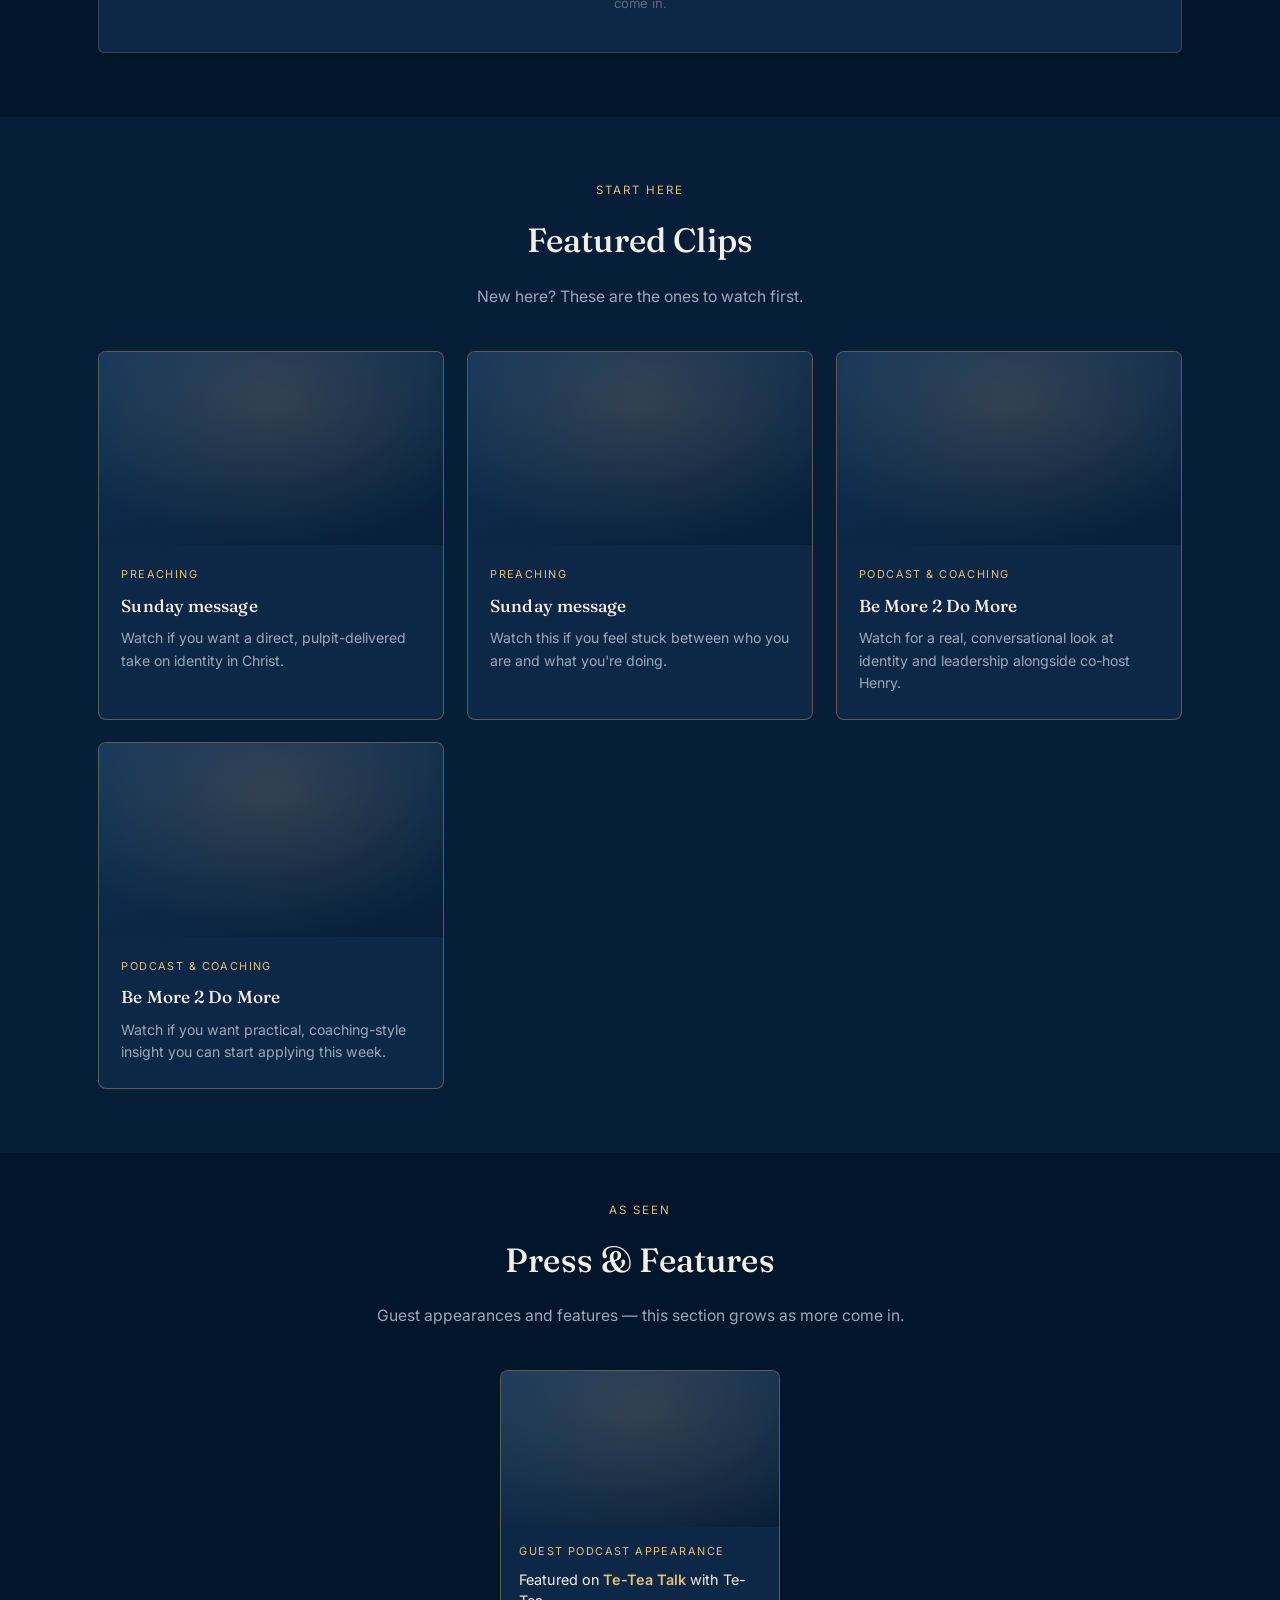
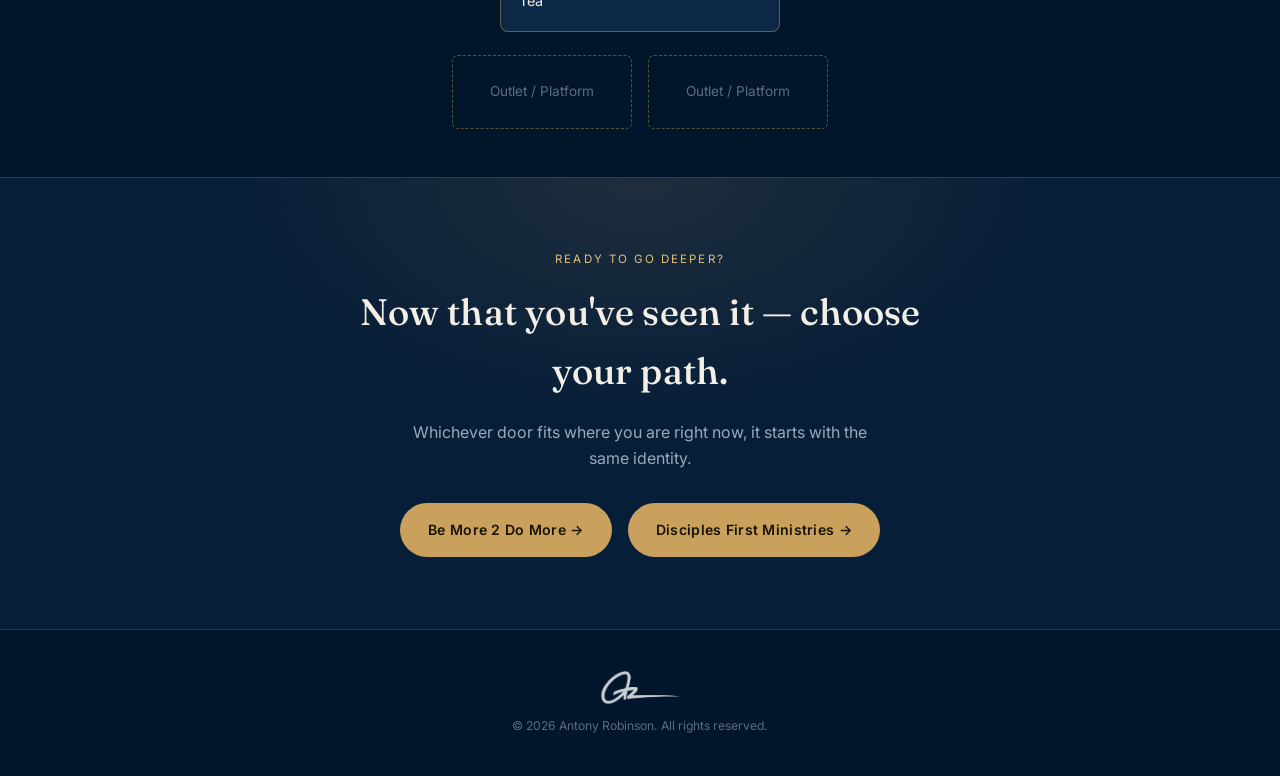
<file: proof.html>
<!DOCTYPE html>
<html lang="en">
<head>
<meta charset="UTF-8">
<meta name="viewport" content="width=device-width, initial-scale=1.0">
<title>Watch Antony Robinson — Sermons and Teaching</title>
<meta name="description" content="Watch sermons, podcast clips, and testimonies from Antony Robinson on identity in Christ and purpose.">
<link rel="preconnect" href="https://fonts.googleapis.com">
<link rel="preconnect" href="https://fonts.gstatic.com" crossorigin>
<link href="https://fonts.googleapis.com/css2?family=Fraunces:opsz,wght@9..144,400;9..144,500;9..144,600;9..144,700&family=Inter:wght@400;500;600;700&display=swap" rel="stylesheet">
<style>
  :root{
    --ink: #02162B; --ink-2: #071E38; --panel: #0D2847; --panel-hover: #14355C;
    --gold: #C9A15D; --gold-soft: #E4C077; --paper: #F3EFE6; --stone: #9BA8BC; --stone-dim: #5C6B82;
    --hair: rgba(212,175,90,0.22); --hair-strong: rgba(212,175,90,0.4); --radius: 4px; --maxw: 1140px;
  }
  *{ box-sizing:border-box; margin:0; padding:0; }
  html{ scroll-behavior:smooth; }
  body{ background: var(--ink); color: var(--paper); font-family:'Inter', -apple-system, sans-serif; -webkit-font-smoothing: antialiased; line-height: 1.6; }
  img,video{ max-width:100%; display:block; }
  a{ color:inherit; }
  .container{ max-width: var(--maxw); margin:0 auto; padding:0 1.75rem; }
  .container-narrow{ max-width: 720px; margin:0 auto; padding:0 1.75rem; }
  h1,h2,h3{ font-family:'Fraunces', serif; font-weight:500; letter-spacing:0.005em; }
  .eyebrow{ font-size:0.72rem; letter-spacing:0.18em; text-transform:uppercase; color: var(--gold-soft); margin-bottom:0.9rem; display:block; }

  .btn{ display:inline-flex; align-items:center; gap:0.5rem; font-family:'Inter',sans-serif; font-weight:600; font-size:0.88rem; letter-spacing:0.02em; padding:0.9rem 1.7rem; border-radius: 999px; text-decoration:none; cursor:pointer; border:1px solid transparent; transition: all 0.18s ease; }
  .btn-primary{ background: var(--gold); color:#191305; }
  .btn-primary:hover{ background: var(--gold-soft); transform: translateY(-1px); }
  .btn-ghost{ border-color: var(--hair-strong); color: var(--paper); }
  .btn-ghost:hover{ border-color: var(--gold); color: var(--gold-soft); }

  header.nav{ position: sticky; top:0; z-index: 50; background: rgba(2,22,43,0.9); backdrop-filter: blur(10px); border-bottom: 1px solid var(--hair); }
  .nav-inner{ max-width: var(--maxw); margin:0 auto; padding: 1rem 1.75rem; display:flex; align-items:center; justify-content:space-between; }
  .brand{ display:flex; align-items:center; gap:0.7rem; text-decoration:none; }
  .brand img{ height:24px; width:auto; }
  .brand span{ font-family:'Fraunces',serif; font-size:1.05rem; color:var(--paper); }
  nav.links{ display:flex; gap:2rem; align-items:center; }
  nav.links a{ font-size:0.85rem; text-decoration:none; color: var(--stone); transition: color 0.15s ease; }
  nav.links a:hover, nav.links a.current{ color: var(--gold-soft); }
  .nav-cta{ display:flex; align-items:center; gap:1rem; }
  .burger{ display:none; }
  @media (max-width: 880px){ nav.links{ display:none; } .burger{ display:flex; width:38px; height:38px; border-radius:50%; border:1px solid var(--hair-strong); align-items:center; justify-content:center; cursor:pointer; color:var(--paper); } }

  .page-hero{ padding: 4.5rem 0 3rem; text-align:center; background: radial-gradient(ellipse 900px 500px at 50% -10%, rgba(201,161,93,0.12), transparent 60%), var(--ink); }
  .page-hero .eyebrow{ text-align:center; }
  .page-hero h1{ font-size: clamp(2rem, 4.2vw, 3rem); max-width:700px; margin:0 auto 1rem; line-height:1.15; }
  .page-hero p{ color: var(--stone); max-width:520px; margin:0 auto; font-size:1.02rem; }

  section{ padding: 4rem 0; }
  section.alt{ background: var(--ink-2); }
  section.tight{ padding: 3rem 0; }
  .section-head{ text-align:center; max-width: 640px; margin: 0 auto 2.6rem; }
  .section-head h2{ font-size: clamp(1.5rem, 3vw, 2.1rem); margin-bottom:1rem; }
  .section-head p{ color: var(--stone); font-size:0.98rem; }

  /* Filter tabs */
  .filter-tabs{ display:flex; justify-content:center; gap:0.7rem; flex-wrap:wrap; margin-bottom: 2.8rem; }
  .filter-tab{
    font-family:'Inter',sans-serif; font-weight:600; font-size:0.85rem;
    padding: 0.65rem 1.4rem; border-radius:999px; border:1px solid var(--hair-strong);
    background: transparent; color: var(--stone); cursor:pointer; transition: all 0.18s ease;
  }
  .filter-tab:hover{ border-color: var(--gold); color: var(--gold-soft); }
  .filter-tab.active{ background: var(--gold); border-color: var(--gold); color:#191305; }

  /* Video grid */
  .video-grid{ display:grid; grid-template-columns: repeat(3, 1fr); gap: 1.4rem; }
  .video-card{ display:block; text-decoration:none; border:1px solid var(--hair); border-radius:6px; overflow:hidden; background: var(--panel); transition: border-color 0.18s ease, transform 0.18s ease; }
  .video-card:hover{ border-color: var(--gold); transform: translateY(-2px); }
  .video-card.hidden{ display:none; }
  .v-thumb{ position:relative; aspect-ratio: 16/9; background: radial-gradient(ellipse 300px 200px at 50% 30%, rgba(201,161,93,0.14), transparent 65%), linear-gradient(160deg, #14355C, #071E38); display:flex; align-items:center; justify-content:center; overflow:hidden; }
  .v-thumb iframe{ position:absolute; inset:0; width:100%; height:100%; border:0; display:block; }
  .play-badge{ width:46px; height:46px; border-radius:50%; border:1.5px solid var(--gold-soft); display:flex; align-items:center; justify-content:center; }
  .play-badge svg{ margin-left:3px; }
  .v-label{ padding: 1rem 1.15rem 1.25rem; }
  .v-label .kind{ font-size:0.68rem; letter-spacing:0.13em; text-transform:uppercase; color: var(--gold-soft); margin-bottom:0.4rem; display:block; }
  .v-label h3{ font-size:0.98rem; line-height:1.35; }

  /* Text testimonial card (temporary placeholder until video testimonials exist) */
  .testimonial-card{ grid-column: 1 / -1; display:flex; flex-direction:column; align-items:center; text-align:center; padding: 2.4rem 2rem; }
  .testimonial-card .kind{ font-size:0.68rem; letter-spacing:0.13em; text-transform:uppercase; color: var(--gold-soft); margin-bottom:0.9rem; display:block; }
  .testimonial-card .stars{ color: var(--gold); font-size:1rem; letter-spacing:0.15em; margin-bottom:1.1rem; }
  .testimonial-card .testimonial-quote{ font-family:'Fraunces', serif; font-style:italic; font-size:1.08rem; color: var(--paper); line-height:1.6; max-width:640px; margin-bottom:1.1rem; }
  .testimonial-card .testimonial-name{ font-size:0.88rem; color: var(--stone); margin-bottom:1.5rem; }
  .testimonial-card .testimonial-link{ font-size:0.85rem; font-weight:600; color: var(--gold-soft); text-decoration:none; margin-bottom:1.4rem; }
  .testimonial-card .testimonial-link:hover{ color: var(--gold); }
  .testimonial-card .testimonial-note{ font-size:0.82rem; color: var(--stone-dim); border-top:1px solid var(--hair); padding-top:1.2rem; max-width:480px; }

  @media (max-width: 900px){ .video-grid{ grid-template-columns: repeat(2, 1fr); } }
  @media (max-width: 600px){ .video-grid{ grid-template-columns: 1fr; } }

  /* Featured clips */
  .featured-grid{ display:grid; grid-template-columns: repeat(3, 1fr); gap: 1.4rem; }
  .featured-card{ display:flex; flex-direction:column; text-decoration:none; border:1px solid var(--hair-strong); border-radius:8px; overflow:hidden; background: var(--panel); transition: border-color 0.18s ease, transform 0.18s ease; }
  .featured-card:hover{ border-color: var(--gold); transform: translateY(-3px); }
  .f-thumb{ position:relative; aspect-ratio: 16/9; background: radial-gradient(ellipse 350px 220px at 50% 25%, rgba(201,161,93,0.18), transparent 65%), linear-gradient(160deg, #14355C, #071E38); display:flex; align-items:center; justify-content:center; overflow:hidden; }
  .f-thumb iframe{ position:absolute; inset:0; width:100%; height:100%; border:0; display:block; }
  .f-thumb .play-badge{ width:56px; height:56px; }
  .f-body{ padding: 1.3rem 1.4rem 1.5rem; }
  .f-body .kind{ font-size:0.68rem; letter-spacing:0.13em; text-transform:uppercase; color: var(--gold-soft); margin-bottom:0.5rem; display:block; }
  .f-body h3{ font-size:1.08rem; margin-bottom:0.5rem; }
  .f-body p{ color: var(--stone); font-size:0.88rem; }
  @media (max-width: 900px){ .featured-grid{ grid-template-columns: 1fr 1fr; } }
  @media (max-width: 600px){ .featured-grid{ grid-template-columns: 1fr; } }

  /* Press */
  .press-strip{ display:flex; flex-wrap:wrap; gap:1rem; justify-content:center; }
  .press-slot{ border:1px dashed var(--hair-strong); border-radius:6px; padding: 1.6rem 2.2rem; color: var(--stone-dim); font-size:0.85rem; text-align:center; min-width:180px; }

  .press-features{ display:flex; flex-wrap:wrap; gap:1.4rem; justify-content:center; margin-bottom:1.4rem; }
  .press-feature{ width:280px; border:1px solid var(--hair-strong); border-radius:8px; overflow:hidden; background: var(--panel); }
  .press-feature .f-thumb{ position:relative; aspect-ratio:16/9; overflow:hidden; }
  .press-feature .f-thumb iframe{ position:absolute; inset:0; width:100%; height:100%; border:0; display:block; }
  .press-feature .f-body{ padding: 1rem 1.15rem 1.2rem; }
  .press-feature .kind{ font-size:0.68rem; letter-spacing:0.13em; text-transform:uppercase; color: var(--gold-soft); margin-bottom:0.5rem; display:block; }
  .press-feature .f-body p{ font-size:0.9rem; color: var(--paper); line-height:1.5; }
  .press-feature .f-body p a{ color: var(--gold-soft); text-decoration:none; font-weight:600; }
  .press-feature .f-body p a:hover{ color: var(--gold); }

  /* Closing doors */
  .closing-doors{ text-align:center; padding: 4.5rem 0; background: radial-gradient(ellipse 700px 400px at 50% 0%, rgba(201,161,93,0.12), transparent 60%), var(--ink-2); border-top:1px solid var(--hair); }
  .closing-doors h2{ font-size: clamp(1.7rem,3.2vw,2.3rem); max-width:600px; margin:0 auto 1.2rem; }
  .closing-doors p{ color: var(--stone); max-width:480px; margin:0 auto 2rem; }
  .doors-cta{ display:flex; gap:1rem; justify-content:center; flex-wrap:wrap; }

  footer.site{ background: var(--ink); border-top:1px solid var(--hair); padding: 2.5rem 0; text-align:center; }
  footer.site .sig{ width:80px; margin: 0 auto 0.7rem; opacity:0.8; }
  footer.site .fine{ font-size:0.76rem; color: var(--stone-dim); }

  .mobile-menu{ display:none; }
  @media (max-width: 880px){
    .mobile-menu{
      position:absolute; top:100%; left:0; right:0;
      background: rgba(2,22,43,0.98); backdrop-filter: blur(10px);
      border-bottom:1px solid var(--hair);
      flex-direction:column; padding: 0.5rem 1.75rem 1.25rem;
      display:none;
    }
    .mobile-menu.open{ display:flex; }
    .mobile-menu a{
      padding: 0.85rem 0; font-size:0.95rem; text-decoration:none; color: var(--stone);
      border-bottom: 1px solid var(--hair);
    }
    .mobile-menu a:last-child{ border-bottom:none; }
    .mobile-menu a.current{ color: var(--gold-soft); }
    header.nav{ position: sticky; }
  }
</style>
</head>
<body>

<header class="nav">
  <div class="nav-inner">
    <a class="brand" href="index.html">
      <img src="[data-uri]" alt="Antony Robinson signature">
      <span>Antony Robinson</span>
    </a>
    <nav class="links">
      <a href="index.html">Home</a>
      <a href="about.html">About</a>
      <a href="speaking.html">Speak</a>
      <a href="proof.html" class="current">Watch</a>
      <a href="two-doors.html">Start Here</a>
    </nav>
    <div class="nav-cta">
      <a class="btn btn-primary" href="https://form.jotform.com/262207391555054" target="_blank" rel="noopener">Book Antony</a>
      <div class="burger" aria-label="Menu">
        <svg width="18" height="18" viewBox="0 0 24 24" fill="none" stroke="currentColor" stroke-width="2"><line x1="3" y1="6" x2="21" y2="6"/><line x1="3" y1="12" x2="21" y2="12"/><line x1="3" y1="18" x2="21" y2="18"/></svg>
      </div>
    </div>
  </div>
  <div class="mobile-menu">
      <a href="index.html">Home</a>
      <a href="about.html">About</a>
      <a href="speaking.html">Speak</a>
      <a href="proof.html" class="current">Watch</a>
      <a href="two-doors.html">Start Here</a>
    </div>
</header>

<main>

  <section class="page-hero">
    <div class="container-narrow">
      <span class="eyebrow">Proof &amp; Media</span>
      <h1>Watch, listen, and see for yourself.</h1>
      <p>Browse the archive — preaching, podcast conversations, and the words of people whose lives have been part of this work.</p>
    </div>
  </section>

  <!-- VIDEO LIBRARY -->
  <section id="library">
    <div class="container">
      <div class="filter-tabs">
        <button class="filter-tab active" data-filter="all">All</button>
        <button class="filter-tab" data-filter="preaching">Preaching</button>
        <button class="filter-tab" data-filter="podcast">Podcast &amp; Coaching</button>
        <button class="filter-tab" data-filter="testimony">Testimonies</button>
      </div>

      <div class="video-grid" id="videoGrid">

        <div class="video-card" data-cat="preaching">
          <div class="v-thumb"><iframe src="https://www.youtube.com/embed/fA2npAivhLQ" title="Preaching clip" loading="lazy" allow="accelerometer; autoplay; clipboard-write; encrypted-media; gyroscope; picture-in-picture; web-share" allowfullscreen></iframe></div>
          <div class="v-label"><span class="kind">Preaching</span><h3>Sunday message</h3></div>
        </div>
        <div class="video-card" data-cat="preaching">
          <div class="v-thumb"><iframe src="https://www.youtube.com/embed/imOCBhM0eQo" title="Preaching clip" loading="lazy" allow="accelerometer; autoplay; clipboard-write; encrypted-media; gyroscope; picture-in-picture; web-share" allowfullscreen></iframe></div>
          <div class="v-label"><span class="kind">Preaching</span><h3>Sunday message</h3></div>
        </div>
        <div class="video-card" data-cat="preaching">
          <div class="v-thumb"><iframe src="https://www.youtube.com/embed/kTGUN8uDlk0" title="Preaching clip" loading="lazy" allow="accelerometer; autoplay; clipboard-write; encrypted-media; gyroscope; picture-in-picture; web-share" allowfullscreen></iframe></div>
          <div class="v-label"><span class="kind">Preaching</span><h3>Sunday message</h3></div>
        </div>

        <div class="video-card" data-cat="podcast">
          <div class="v-thumb"><iframe src="https://www.youtube.com/embed/JYUA9swjRFs" title="Podcast and coaching clip" loading="lazy" allow="accelerometer; autoplay; clipboard-write; encrypted-media; gyroscope; picture-in-picture; web-share" allowfullscreen></iframe></div>
          <div class="v-label"><span class="kind">Podcast &amp; Coaching</span><h3>Be More 2 Do More</h3></div>
        </div>
        <div class="video-card" data-cat="podcast">
          <div class="v-thumb"><iframe src="https://www.youtube.com/embed/804rOkNSTpo" title="Podcast and coaching clip" loading="lazy" allow="accelerometer; autoplay; clipboard-write; encrypted-media; gyroscope; picture-in-picture; web-share" allowfullscreen></iframe></div>
          <div class="v-label"><span class="kind">Podcast &amp; Coaching</span><h3>Be More 2 Do More</h3></div>
        </div>
        <div class="video-card" data-cat="podcast">
          <div class="v-thumb"><iframe src="https://www.youtube.com/embed/DHr_ofxM-pc" title="Podcast and coaching clip" loading="lazy" allow="accelerometer; autoplay; clipboard-write; encrypted-media; gyroscope; picture-in-picture; web-share" allowfullscreen></iframe></div>
          <div class="v-label"><span class="kind">Podcast &amp; Coaching</span><h3>Be More 2 Do More</h3></div>
        </div>

        <div class="video-card testimonial-card" data-cat="testimony">
          <span class="kind">Testimony</span>
          <div class="stars" aria-label="5 out of 5 stars">★★★★★</div>
          <p class="testimonial-quote">"I had a discovery session with Anthony Robinson today, and it was truly transformational. Through vulnerability and transparency, he created a space that brought real clarity and insight. The entire experience was amazing. I walked away with clear next steps, renewed confidence, and a stronger sense of readiness to lead well. If you're looking for someone who can help you gain perspective, grow personally, and move forward with purpose, I highly recommend working with Anthony."</p>
          <p class="testimonial-name">— Keisha Robinson</p>
          <a class="testimonial-link" href="https://maps.app.goo.gl/zNPWuPxVDwSvaDbb7" target="_blank" rel="noopener">Read more reviews on Google →</a>
          <p class="testimonial-note">Video testimonials are on the way — this space will grow as more stories come in.</p>
        </div>

      </div>
    </div>
  </section>

  <!-- FEATURED CLIPS -->
  <section class="alt">
    <div class="container">
      <div class="section-head">
        <span class="eyebrow" style="text-align:center;">Start Here</span>
        <h2>Featured Clips</h2>
        <p>New here? These are the ones to watch first.</p>
      </div>
      <div class="featured-grid">
        <div class="featured-card">
          <div class="f-thumb"><iframe src="https://www.youtube.com/embed/fA2npAivhLQ" title="Preaching clip" loading="lazy" allow="accelerometer; autoplay; clipboard-write; encrypted-media; gyroscope; picture-in-picture; web-share" allowfullscreen></iframe></div>
          <div class="f-body">
            <span class="kind">Preaching</span>
            <h3>Sunday message</h3>
            <p>Watch if you want a direct, pulpit-delivered take on identity in Christ.</p>
          </div>
        </div>
        <div class="featured-card">
          <div class="f-thumb"><iframe src="https://www.youtube.com/embed/imOCBhM0eQo" title="Preaching clip" loading="lazy" allow="accelerometer; autoplay; clipboard-write; encrypted-media; gyroscope; picture-in-picture; web-share" allowfullscreen></iframe></div>
          <div class="f-body">
            <span class="kind">Preaching</span>
            <h3>Sunday message</h3>
            <p>Watch this if you feel stuck between who you are and what you're doing.</p>
          </div>
        </div>
        <div class="featured-card">
          <div class="f-thumb"><iframe src="https://www.youtube.com/embed/JYUA9swjRFs" title="Podcast and coaching clip" loading="lazy" allow="accelerometer; autoplay; clipboard-write; encrypted-media; gyroscope; picture-in-picture; web-share" allowfullscreen></iframe></div>
          <div class="f-body">
            <span class="kind">Podcast &amp; Coaching</span>
            <h3>Be More 2 Do More</h3>
            <p>Watch for a real, conversational look at identity and leadership alongside co-host Henry.</p>
          </div>
        </div>
        <div class="featured-card">
          <div class="f-thumb"><iframe src="https://www.youtube.com/embed/804rOkNSTpo" title="Podcast and coaching clip" loading="lazy" allow="accelerometer; autoplay; clipboard-write; encrypted-media; gyroscope; picture-in-picture; web-share" allowfullscreen></iframe></div>
          <div class="f-body">
            <span class="kind">Podcast &amp; Coaching</span>
            <h3>Be More 2 Do More</h3>
            <p>Watch if you want practical, coaching-style insight you can start applying this week.</p>
          </div>
        </div>
      </div>
    </div>
  </section>

  <!-- PRESS / AS SEEN (optional placeholder) -->
  <section class="tight">
    <div class="container">
      <div class="section-head">
        <span class="eyebrow" style="text-align:center;">As Seen</span>
        <h2>Press &amp; Features</h2>
        <p>Guest appearances and features — this section grows as more come in.</p>
      </div>
      <div class="press-features">
        <div class="press-feature">
          <div class="f-thumb"><iframe src="https://www.youtube.com/embed/Bkm3hIOxpXU" title="Guest podcast appearance" loading="lazy" allow="accelerometer; autoplay; clipboard-write; encrypted-media; gyroscope; picture-in-picture; web-share" allowfullscreen></iframe></div>
          <div class="f-body">
            <span class="kind">Guest Podcast Appearance</span>
            <p>Featured on <a href="https://www.youtube.com/@Te-Tea_Talk" target="_blank" rel="noopener">Te-Tea Talk</a> with Te-Tea</p>
          </div>
        </div>
      </div>
      <div class="press-strip">
        <div class="press-slot">Outlet / Platform</div>
        <div class="press-slot">Outlet / Platform</div>
      </div>
    </div>
  </section>

  <!-- CLOSING: CHOOSE YOUR PATH -->
  <section class="closing-doors">
    <div class="container-narrow">
      <span class="eyebrow" style="text-align:center;">Ready to Go Deeper?</span>
      <h2>Now that you've seen it — choose your path.</h2>
      <p>Whichever door fits where you are right now, it starts with the same identity.</p>
      <div class="doors-cta">
        <a class="btn btn-primary" href="https://bemore2domore.com/" target="_blank" rel="noopener">Be More 2 Do More →</a>
        <a class="btn btn-primary" href="https://disciplesfirstministries.org" target="_blank" rel="noopener">Disciples First Ministries →</a>
      </div>
    </div>
  </section>

</main>

<footer class="site">
  <div class="container">
    <img class="sig" src="[data-uri]" alt="Antony Robinson signature">
    <p class="fine">© 2026 Antony Robinson. All rights reserved.</p>
  </div>
</footer>

<script>
  const tabs = document.querySelectorAll('.filter-tab');
  const cards = document.querySelectorAll('.video-card');
  tabs.forEach(tab => {
    tab.addEventListener('click', () => {
      tabs.forEach(t => t.classList.remove('active'));
      tab.classList.add('active');
      const filter = tab.dataset.filter;
      cards.forEach(card => {
        if (filter === 'all' || card.dataset.cat === filter) {
          card.classList.remove('hidden');
        } else {
          card.classList.add('hidden');
        }
      });
    });
  });
</script>


<script>
  const burgerBtn = document.querySelector('.burger');
  const mobileMenu = document.querySelector('.mobile-menu');
  if (burgerBtn && mobileMenu) {
    burgerBtn.addEventListener('click', () => {
      mobileMenu.classList.toggle('open');
    });
    mobileMenu.querySelectorAll('a').forEach(a => {
      a.addEventListener('click', () => mobileMenu.classList.remove('open'));
    });
  }
</script>
</body>
</html>
</file>
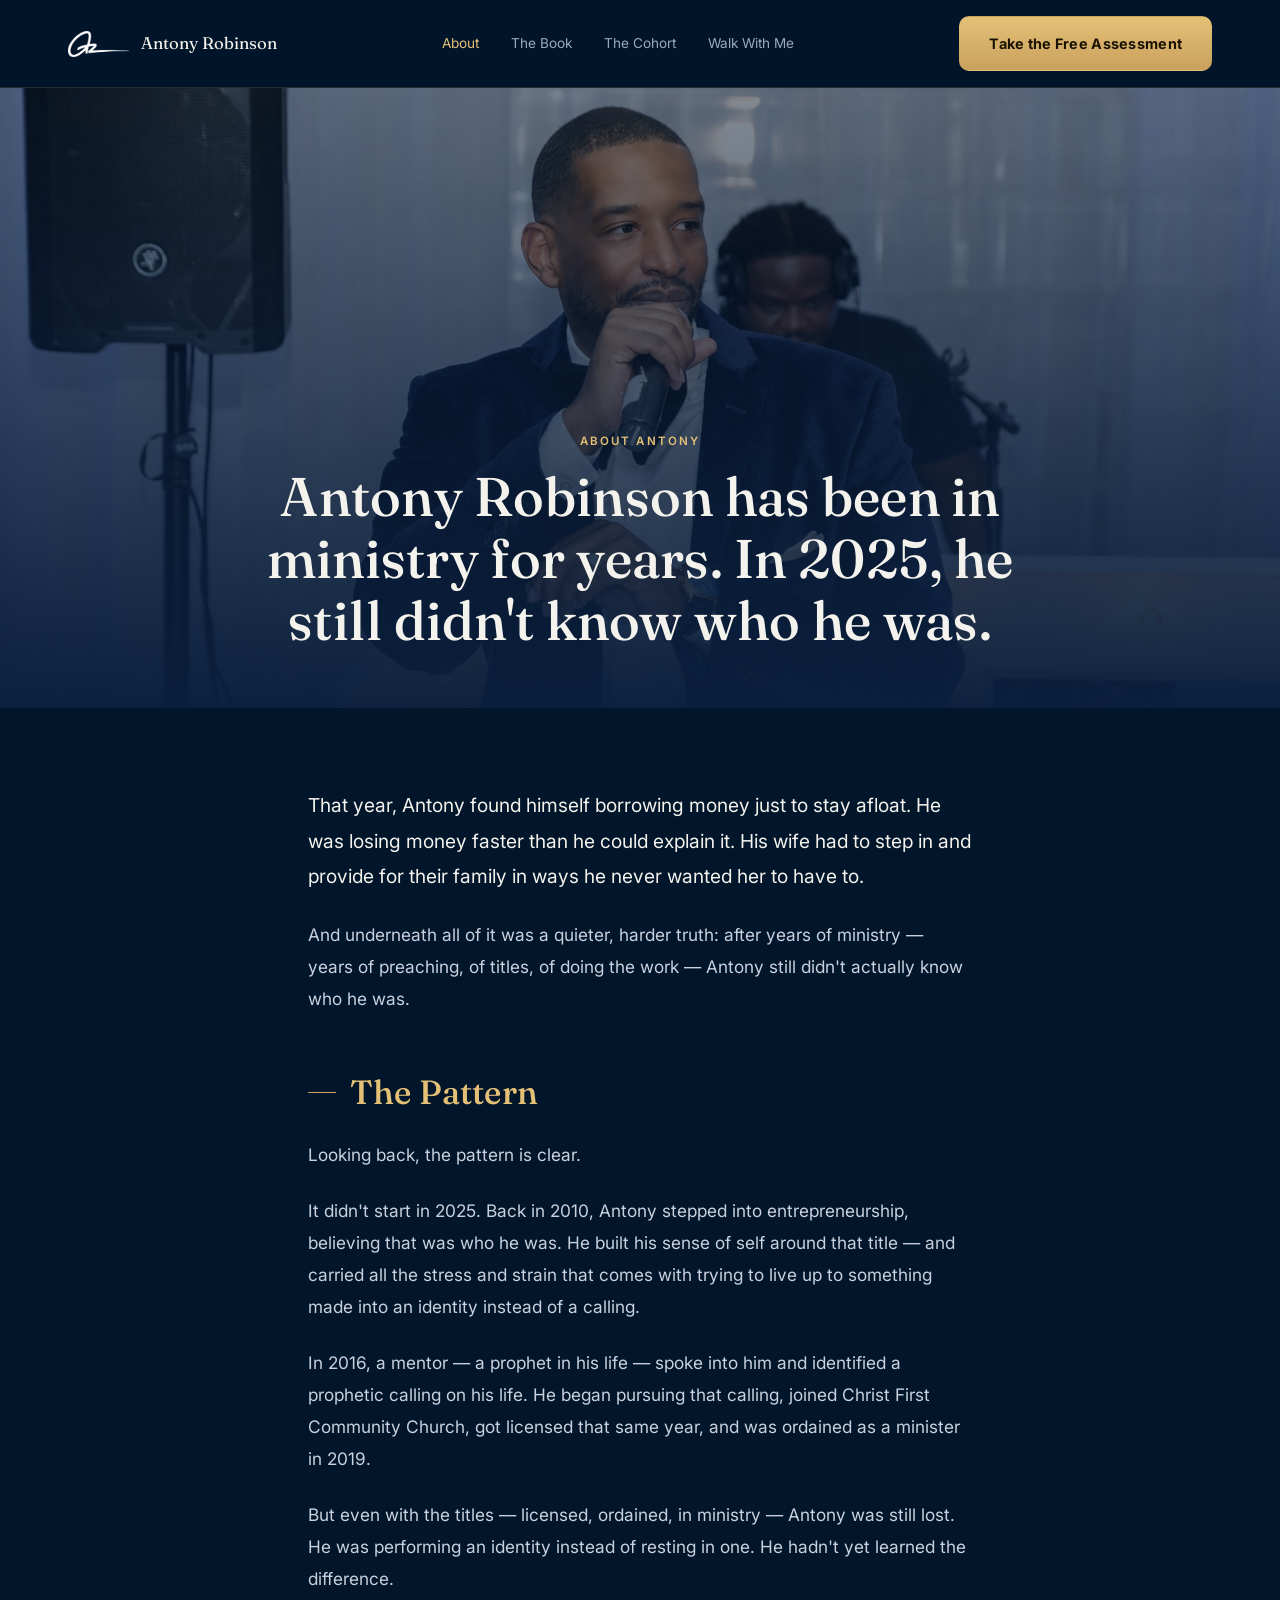
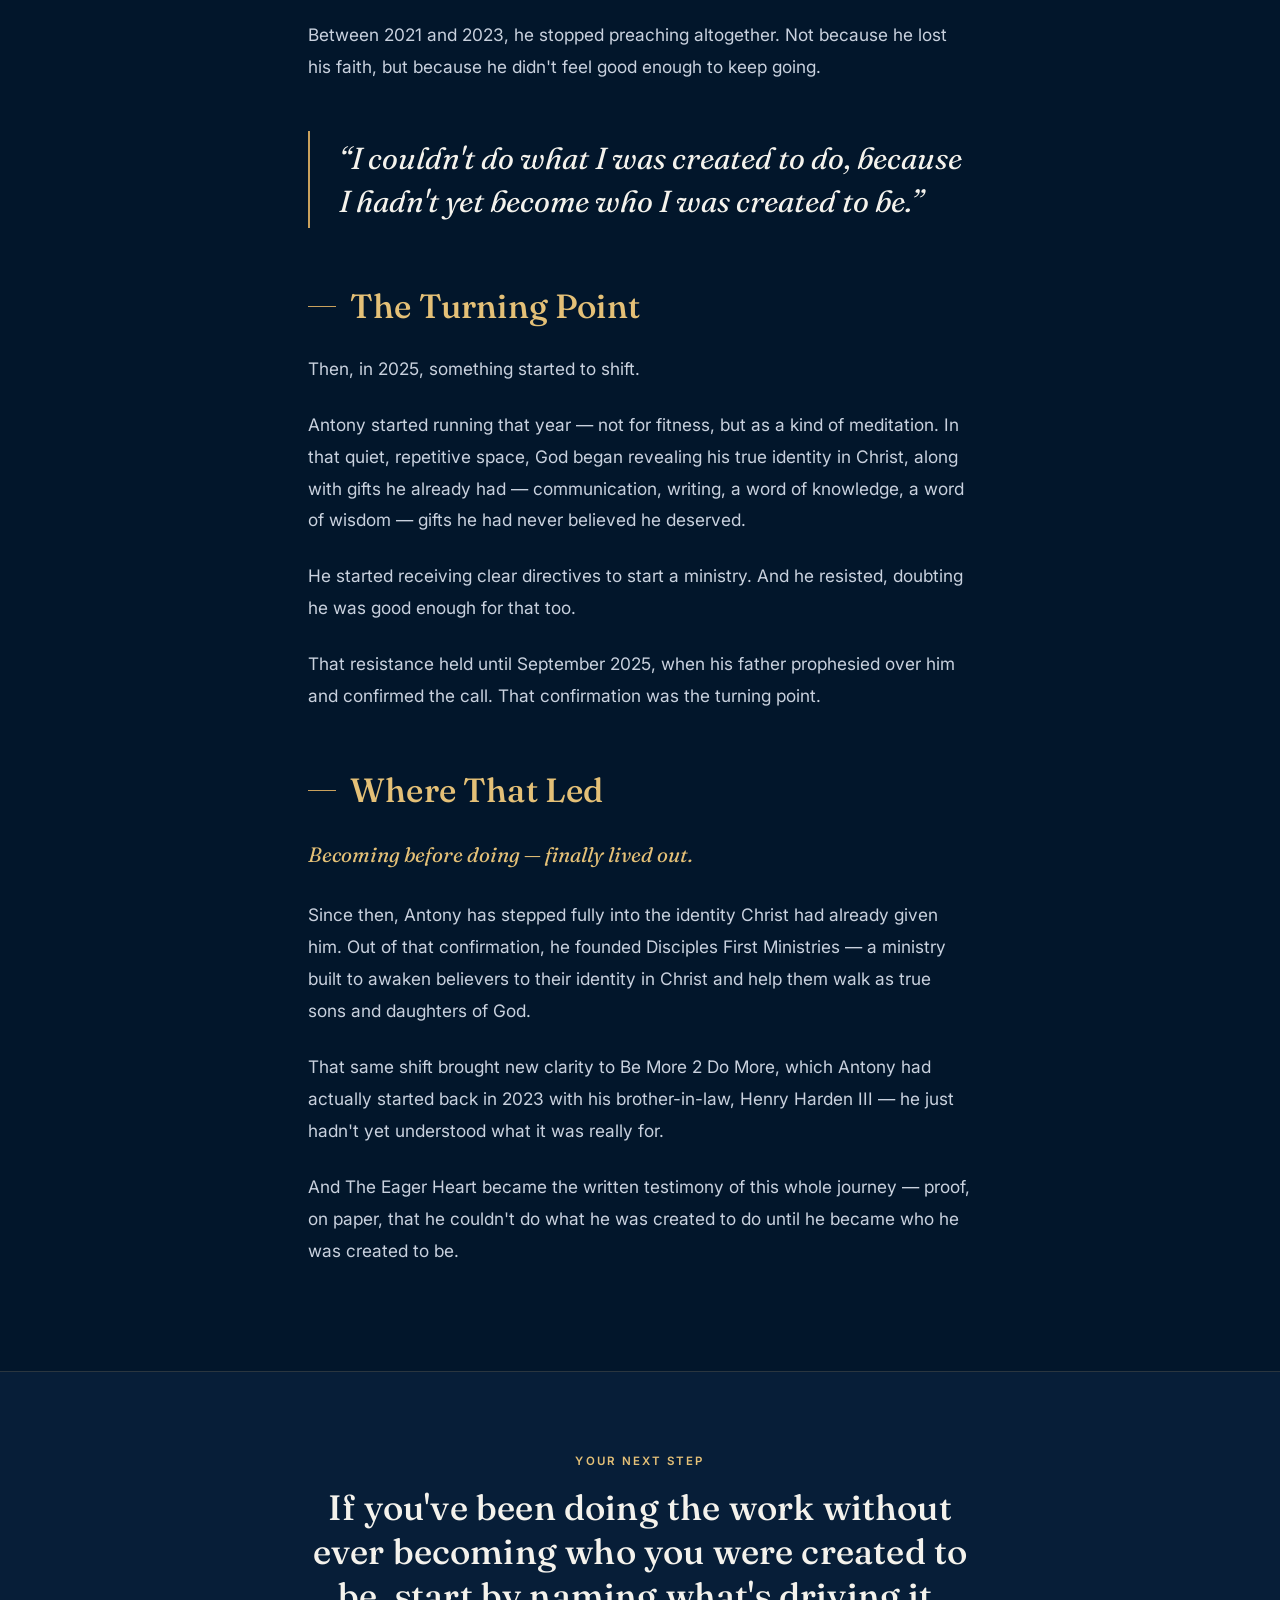
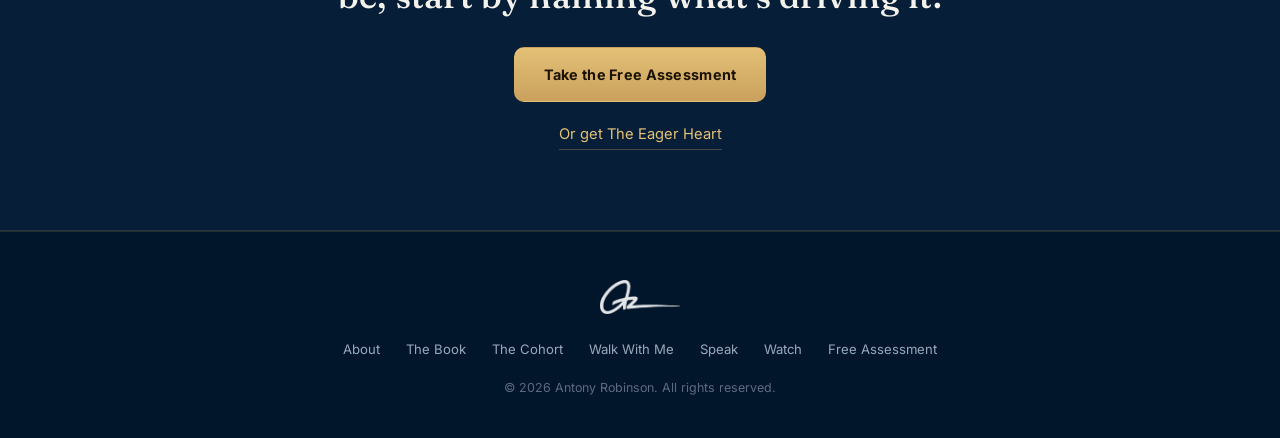
<file: antonyrobinson-preview/about.html>
<!DOCTYPE html>
<html lang="en">
<head>
<meta charset="UTF-8">
<meta name="viewport" content="width=device-width, initial-scale=1.0">
<title>About Antony Robinson</title>
<meta name="description" content="Antony Robinson has been in ministry for years. In 2025, he still didn't know who he was. Read the story behind The Eager Heart and Disciples First Ministries.">
<link rel="preconnect" href="https://fonts.googleapis.com">
<link rel="preconnect" href="https://fonts.gstatic.com" crossorigin>
<link href="https://fonts.googleapis.com/css2?family=Fraunces:ital,wght@0,400;0,500;0,600;1,400;1,500;1,600&family=Anton&family=Inter:wght@400;500;600;700&display=swap" rel="stylesheet">
<link rel="stylesheet" href="/assets/site.css">
<style>
  .hero{ position:relative; min-height:620px; display:flex; align-items:flex-end; overflow:hidden; }
  .hero .hero-img{ position:absolute; inset:0; width:100%; height:100%; object-fit:cover; object-position:center 18%; filter:saturate(0.9) brightness(0.75); }
  .hero::after{ content:""; position:absolute; inset:0; background:linear-gradient(180deg,rgba(10,31,61,0.32) 0%,rgba(10,31,61,0.68) 55%,rgba(10,31,61,0.98) 100%); }
  .hero-content{ position:relative; z-index:2; width:100%; padding:0 1.75rem 3.5rem; text-align:center; }
  .hero .eyebrow{ justify-content:center; }
  .hero h1{ font-size:clamp(2rem,4.6vw,3.4rem); line-height:1.14; max-width:820px; margin:0 auto; color:var(--paper); }

  .story{ padding:80px 0 40px; }
  .story p{ color:#C9D1DE; font-size:1.08rem; line-height:1.85; margin-bottom:1.5rem; }
  .story p.lead{ color:var(--paper); font-size:1.2rem; }
  .story h2{ font-size:clamp(1.6rem,3vw,2.1rem); color:var(--gold-soft); margin:3.2rem 0 1.2rem; display:flex; align-items:center; gap:14px; }
  .story h2::before{ content:""; width:28px; height:1px; background:var(--gold); flex:0 0 auto; }
  .pullquote{ margin:3rem 0; padding:0.4rem 0 0.4rem 1.8rem; border-left:2px solid var(--gold); font-family:'Fraunces',serif; font-style:italic; font-size:clamp(1.4rem,2.6vw,1.9rem); line-height:1.4; color:var(--paper); }
  .story p.becoming{ font-family:'Fraunces',serif; font-style:italic; color:var(--gold-soft); font-size:1.3rem; }

  .closing{ background:var(--ink-2); border-top:1px solid var(--hair); border-bottom:1px solid var(--hair); padding:80px 0; text-align:center; margin-top:40px; }
  .closing .eyebrow{ justify-content:center; }
  .closing h2{ font-size:clamp(1.6rem,3vw,2.2rem); line-height:1.25; margin-bottom:1.8rem; }
  .closing .text-link{ display:block; margin:1.3rem auto 0; font-size:0.92rem; color:var(--gold-soft); border-bottom:1px solid var(--hair-strong); width:max-content; padding-bottom:2px; }

  @media (max-width:760px){
    .hero{ min-height:520px; }
    .hero .hero-img{ object-position:38% 12%; }
    .story{ padding:56px 0 24px; }
    .closing{ padding:56px 0; }
  }
</style>
</head>
<body>

<header class="nav">
  <input type="checkbox" id="mobnav-toggle" class="mobnav-toggle">
  <div class="nav-inner">
    <a class="brand" href="/">
      <img src="/assets/logo-white.png" alt="Antony Robinson">
      <span>Antony Robinson</span>
    </a>
    <nav class="links">
      <a href="/about.html" class="current">About</a>
      <a href="https://antonyrobinson.myshopify.com" target="_blank" rel="noopener">The Book</a>
      <a href="/cohort/">The Cohort</a>
      <a href="/walk-with-me/">Walk With Me</a>
    </nav>
    <div class="nav-cta">
      <a class="btn btn-primary" href="/assessment/">Take the Free Assessment</a>
      <label for="mobnav-toggle" class="mobnav-btn" aria-label="Menu"><span></span><span></span><span></span></label>
    </div>
  </div>
  <div class="mobnav-panel">
    <a href="/about.html" class="current">About</a>
    <a href="https://antonyrobinson.myshopify.com" target="_blank" rel="noopener">The Book</a>
    <a href="/cohort/">The Cohort</a>
    <a href="/walk-with-me/">Walk With Me</a>
  </div>
</header>

<main>

  <section class="hero">
    <img class="hero-img" src="/assets/about-hero.jpg" alt="Antony Robinson speaking">
    <div class="hero-content">
      <span class="eyebrow">About Antony</span>
      <h1>Antony Robinson has been in ministry for years. In 2025, he still didn't know who he was.</h1>
    </div>
  </section>

  <section class="story">
    <div class="wrap-narrow">
      <p class="lead">That year, Antony found himself borrowing money just to stay afloat. He was losing money faster than he could explain it. His wife had to step in and provide for their family in ways he never wanted her to have to.</p>
      <p>And underneath all of it was a quieter, harder truth: after years of ministry — years of preaching, of titles, of doing the work — Antony still didn't actually know who he was.</p>

      <h2>The Pattern</h2>
      <p>Looking back, the pattern is clear.</p>
      <p>It didn't start in 2025. Back in 2010, Antony stepped into entrepreneurship, believing that was who he was. He built his sense of self around that title — and carried all the stress and strain that comes with trying to live up to something made into an identity instead of a calling.</p>
      <p>In 2016, a mentor — a prophet in his life — spoke into him and identified a prophetic calling on his life. He began pursuing that calling, joined Christ First Community Church, got licensed that same year, and was ordained as a minister in 2019.</p>
      <p>But even with the titles — licensed, ordained, in ministry — Antony was still lost. He was performing an identity instead of resting in one. He hadn't yet learned the difference.</p>
      <p>Between 2021 and 2023, he stopped preaching altogether. Not because he lost his faith, but because he didn't feel good enough to keep going.</p>

      <blockquote class="pullquote">“I couldn't do what I was created to do, because I hadn't yet become who I was created to be.”</blockquote>

      <h2>The Turning Point</h2>
      <p>Then, in 2025, something started to shift.</p>
      <p>Antony started running that year — not for fitness, but as a kind of meditation. In that quiet, repetitive space, God began revealing his true identity in Christ, along with gifts he already had — communication, writing, a word of knowledge, a word of wisdom — gifts he had never believed he deserved.</p>
      <p>He started receiving clear directives to start a ministry. And he resisted, doubting he was good enough for that too.</p>
      <p>That resistance held until September 2025, when his father prophesied over him and confirmed the call. That confirmation was the turning point.</p>

      <h2>Where That Led</h2>
      <p class="becoming">Becoming before doing — finally lived out.</p>
      <p>Since then, Antony has stepped fully into the identity Christ had already given him. Out of that confirmation, he founded Disciples First Ministries — a ministry built to awaken believers to their identity in Christ and help them walk as true sons and daughters of God.</p>
      <p>That same shift brought new clarity to Be More 2 Do More, which Antony had actually started back in 2023 with his brother-in-law, Henry Harden III — he just hadn't yet understood what it was really for.</p>
      <p>And The Eager Heart became the written testimony of this whole journey — proof, on paper, that he couldn't do what he was created to do until he became who he was created to be.</p>
    </div>
  </section>

  <section class="closing">
    <div class="wrap-narrow">
      <span class="eyebrow">Your Next Step</span>
      <h2>If you've been doing the work without ever becoming who you were created to be, start by naming what's driving it.</h2>
      <a class="btn btn-primary" href="/assessment/">Take the Free Assessment</a>
      <a class="text-link" href="https://antonyrobinson.myshopify.com" target="_blank" rel="noopener">Or get The Eager Heart</a>
    </div>
  </section>

</main>

<footer class="site">
  <div class="wrap">
    <img class="sig" src="/assets/logo-white.png" alt="Antony Robinson">
    <div class="foot-links">
      <a href="/about.html">About</a>
      <a href="https://antonyrobinson.myshopify.com" target="_blank" rel="noopener">The Book</a>
      <a href="/cohort/">The Cohort</a>
      <a href="/walk-with-me/">Walk With Me</a>
      <a href="/speaking.html">Speak</a>
      <a href="/proof.html">Watch</a>
      <a href="/assessment/">Free Assessment</a>
    </div>
    <p class="fine">© 2026 Antony Robinson. All rights reserved.</p>
  </div>
</footer>

</body>
</html>
</file>
<file: assets/site.css>
/* Shared styles — antonyrobinson.co redesign (nav, buttons, footer, tokens) */
:root{
  --ink:#02162B; --ink-2:#071E38; --panel:#0D2847;
  --gold:#C9A15D; --gold-soft:#E4C077; --paper:#F4F2EC;
  --stone:#9BA8BC; --stone-dim:#5C6B82;
  --hair:rgba(201,161,93,0.18); --hair-strong:rgba(201,161,93,0.32);
  --maxw:1200px;
}
*{ box-sizing:border-box; }
html{ scroll-behavior:smooth; }
body{ margin:0; font-family:'Inter',-apple-system,sans-serif; background:var(--ink); color:var(--paper); line-height:1.6; -webkit-font-smoothing:antialiased; }
img{ max-width:100%; }
h1,h2,h3{ font-family:'Fraunces',serif; font-weight:500; margin:0; letter-spacing:0.005em; }
p{ margin:0; }
em.accent{ color:var(--gold-soft); font-style:italic; font-family:'Fraunces',serif; }
a{ color:inherit; text-decoration:none; }
.wrap{ max-width:var(--maxw); margin:0 auto; padding:0 1.75rem; position:relative; z-index:1; }
.wrap-narrow{ max-width:720px; margin:0 auto; padding:0 1.75rem; }
.eyebrow{ font-size:0.72rem; letter-spacing:0.18em; text-transform:uppercase; color:var(--gold-soft); font-weight:600; display:flex; align-items:center; gap:10px; margin-bottom:1rem; }
.jar-mark{ width:22px; height:23px; object-fit:contain; flex:0 0 auto; }
.btn{ display:inline-flex; align-items:center; gap:0.6rem; font-family:'Inter',sans-serif; font-weight:700; font-size:0.9rem; letter-spacing:0.02em; padding:0.95rem 1.8rem; border-radius:10px; cursor:pointer; border:1px solid transparent; transition:transform .15s ease, filter .15s ease; }
.btn:hover{ transform:translateY(-1px); filter:brightness(1.06); }
.btn-primary{ background:linear-gradient(180deg,var(--gold-soft),var(--gold)); color:#1A1203; }
.btn-ghost{ background:transparent; border:1px solid var(--hair-strong); color:var(--paper); }

/* NAV */
header.nav{ position:sticky; top:0; background:rgba(2,22,43,0.92); backdrop-filter:blur(10px); -webkit-backdrop-filter:blur(10px); border-bottom:1px solid var(--hair); z-index:50; }
.nav-inner{ max-width:var(--maxw); margin:0 auto; padding:1rem 1.75rem; display:flex; align-items:center; justify-content:space-between; gap:16px; }
.brand{ display:flex; align-items:center; gap:0.7rem; flex:0 0 auto; }
.brand img{ height:26px; width:auto; }
.brand span{ font-family:'Fraunces',serif; font-size:1.05rem; color:var(--paper); white-space:nowrap; }
nav.links{ display:flex; gap:2rem; align-items:center; }
nav.links a{ font-size:0.85rem; color:var(--stone); transition:color .15s ease; }
nav.links a:hover, nav.links a.current{ color:var(--gold-soft); }
.nav-cta{ display:flex; align-items:center; gap:1rem; flex:0 0 auto; }
.nav-cta .btn-primary{ white-space:nowrap; }
.mobnav-toggle{ display:none; }
.mobnav-btn{ display:none; width:36px; height:28px; cursor:pointer; flex-direction:column; justify-content:space-between; flex:0 0 auto; }
.mobnav-btn span{ display:block; height:2px; width:100%; background:var(--gold-soft); border-radius:2px; }
.mobnav-panel{ display:none; flex-direction:column; background:var(--panel); border-bottom:1px solid var(--hair-strong); padding:6px 1.75rem 18px; }
.mobnav-panel a{ padding:12px 0; font-size:0.95rem; color:var(--stone); border-bottom:1px solid var(--hair); }
.mobnav-panel a.current{ color:var(--gold-soft); }
.mobnav-toggle:checked ~ .mobnav-panel{ display:flex; }
@media (max-width:860px){
  .nav-inner{ padding:0.85rem 1.25rem; }
  .nav-cta .btn-primary{ font-size:0.78rem; padding:0.75rem 1.2rem; }
}
@media (max-width:720px){
  nav.links{ display:none; }
  .mobnav-btn{ display:flex; }
}
@media (max-width:420px){
  .brand span{ display:none; }
  .nav-cta .btn-primary{ font-size:0.7rem; padding:0.65rem 0.9rem; }
}

/* FOOTER */
footer.site{ padding:48px 0 40px; text-align:center; border-top:1px solid var(--hair); }
footer.site .sig{ height:34px; width:auto; margin:0 auto 18px; opacity:0.9; }
footer.site .foot-links{ display:flex; flex-wrap:wrap; justify-content:center; gap:10px 26px; margin-bottom:18px; }
footer.site .foot-links a{ font-size:0.82rem; color:var(--stone); }
footer.site .foot-links a:hover{ color:var(--gold-soft); }
footer.site .fine{ color:var(--stone-dim); font-size:0.78rem; }
</file>
